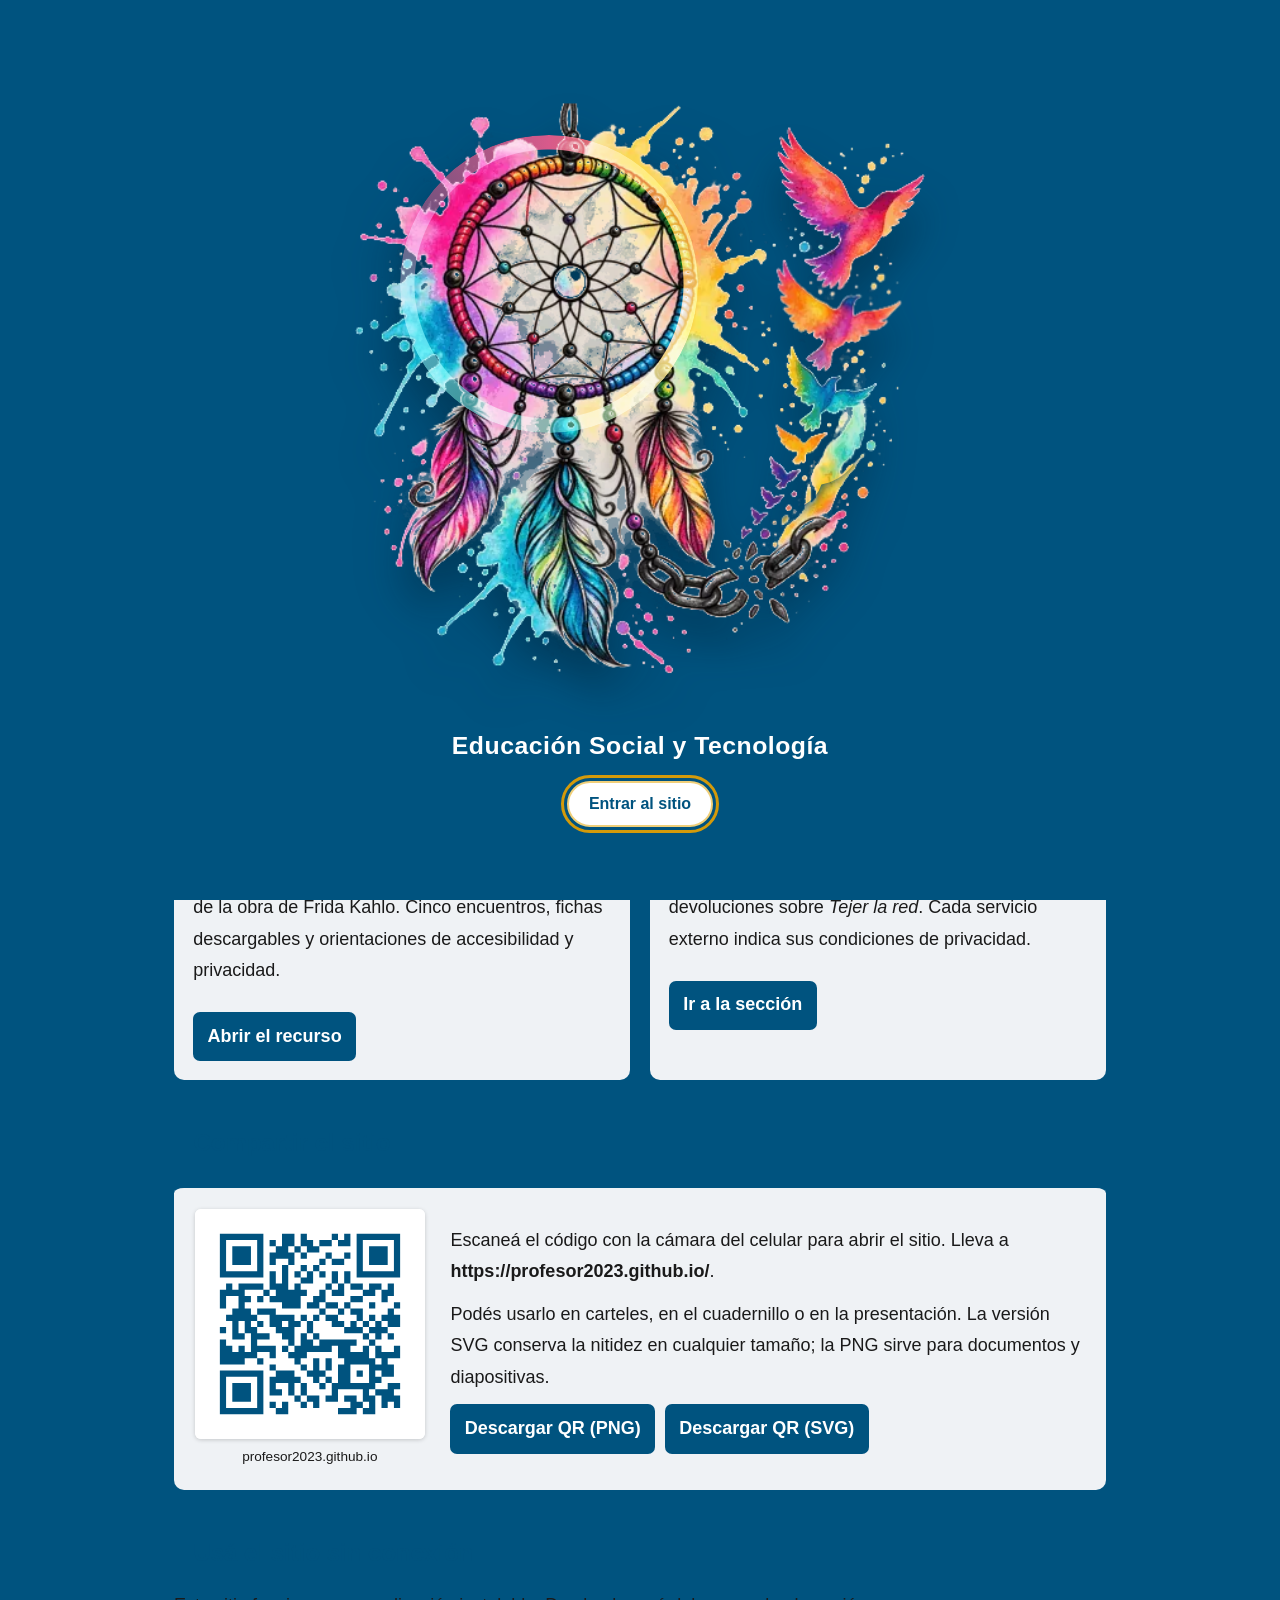
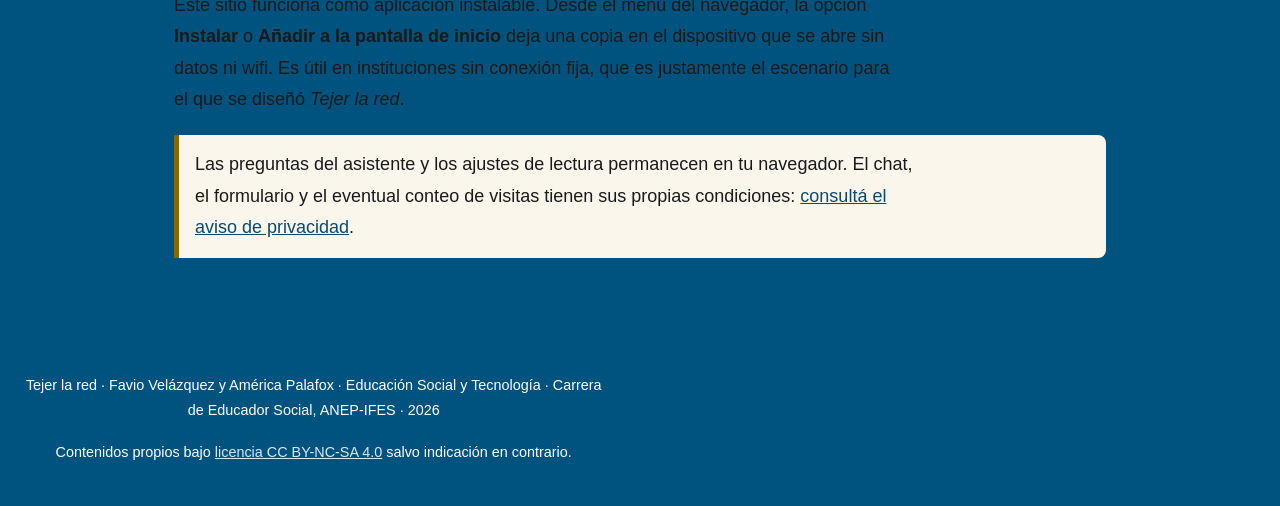
<file: index.html>
<!DOCTYPE html>
<html lang="es">
<head>
<meta charset="UTF-8">
<meta name="viewport" content="width=device-width, initial-scale=1.0">
<title>Educación Social y Tecnología · Tejer la red</title>
<meta name="description" content="Producción final de la unidad curricular Educación Social y Tecnología (ANEP-IFES, 2026): el recurso educativo abierto Tejer la red, de Favio Velázquez y América Palafox.">
<script>
(function(){try{if(!sessionStorage.getItem('portal:intro:v3'))document.documentElement.classList.add('intro-pending');}catch(e){document.documentElement.classList.add('intro-pending');}})();
</script>
<style>
/* Evita que las imágenes de apertura aparezcan sin estilo sobre fondo blanco. */
html.intro-pending,html.intro-pending body{margin:0;min-height:100%;background:#00537F}
html.intro-pending body{overflow:hidden}
html.intro-pending .site-intro{display:flex;position:fixed;inset:0;z-index:1000;background:#00537F;color:#fff;align-items:center;justify-content:center;flex-direction:column;padding:1rem;overflow:hidden;font-family:Arial,Helvetica,sans-serif;box-sizing:border-box}
html.intro-pending .intro-stage{position:relative;width:min(72vmin,650px);aspect-ratio:1}
html.intro-pending .intro-stage img{position:absolute;inset:0;width:100%;height:100%;object-fit:contain}
html.intro-pending .intro-bird-art{opacity:0}
html.intro-pending .intro-name{margin:.15rem 0 .85rem;color:#fff;font-weight:700;text-align:center}
html.intro-pending #intro-skip{min-height:46px;border:2px solid #F0CF79;border-radius:999px;background:#fff;color:#00537F;font:700 1rem Arial,Helvetica,sans-serif;padding:.65rem 1.25rem}
.intro-stage picture,.hero-mark picture{display:contents}
/* Código QR para compartir el sitio. */
.compartir{display:grid;grid-template-columns:minmax(0,230px) minmax(0,1fr);gap:1.6rem;align-items:center;background:var(--gc);border-radius:10px;padding:1.3rem;border-top:5px solid var(--azul);margin-top:1.2rem}
.compartir figure{margin:0}
.compartir figcaption{font-size:.85rem;text-align:center;margin-top:.4rem}
.qr-svg{display:block;width:100%;height:auto;max-width:230px;margin:0 auto;background:#fff;border-radius:6px;box-shadow:0 1px 4px rgba(0,0,0,.18)}
.compartir p{margin:0 0 .7rem}
.compartir .url{font-weight:700;overflow-wrap:anywhere}
.descargas{display:flex;flex-wrap:wrap;gap:.6rem;margin-top:.4rem}
.descargas a{display:inline-flex;align-items:center;min-height:44px;background:var(--azul);color:#fff;text-decoration:none;border-radius:7px;padding:.55rem .9rem;font-weight:700}
.descargas a:focus-visible{outline:3px solid var(--oro);outline-offset:2px}
@media (max-width:640px){.compartir{grid-template-columns:1fr;justify-items:center;text-align:center}.qr-svg{max-width:210px}.descargas{justify-content:center}}
@media print{nav,footer,.skip-link,.site-intro,.descargas{display:none!important}.compartir{box-shadow:none}}
</style>
<link rel="stylesheet" href="estilo.css?v=trama-abierta-1">
<link rel="canonical" href="https://profesor2023.github.io/">
<meta property="og:type" content="website">
<meta property="og:site_name" content="Tejer la red">
<meta property="og:locale" content="es_UY">
<meta property="og:title" content="Educación Social y Tecnología · Tejer la red">
<meta property="og:description" content="Producción final de Educación Social y Tecnología (ANEP-IFES, 2026): el recurso educativo abierto Tejer la red, de Favio Velázquez y América Palafox.">
<meta property="og:url" content="https://profesor2023.github.io/">
<meta property="og:image" content="https://profesor2023.github.io/compartir-tejer-la-red.jpg">
<meta property="og:image:width" content="1200">
<meta property="og:image:height" content="630">
<meta property="og:image:alt" content="Tejer la red: emblema de cuerdas tejidas sobre fondo azul, con el título del recurso.">
<meta name="twitter:card" content="summary_large_image">
<link rel="manifest" href="manifest.webmanifest?v=azul-1">
<meta name="theme-color" content="#00537F">
<link rel="icon" type="image/png" href="favicon-32.png" sizes="32x32">
<link rel="icon" type="image/png" href="favicon-64.png" sizes="64x64">
<link rel="shortcut icon" href="favicon.ico">
<link rel="apple-touch-icon" href="icono-192.png">
<link rel="preload" as="image" href="marca-intro-base.webp" type="image/webp">
<link rel="preload" as="image" href="marca-tejer-la-red.webp" type="image/webp">
<link rel="stylesheet" href="comunidad.css">
 <script src="configuracion-comunidad.js" defer></script><script src="estadisticas.js" defer></script>
</head>
<body>
<div class="site-intro" id="site-intro" role="dialog" aria-modal="true" aria-labelledby="intro-title">
 <h2 class="sr-only" id="intro-title">Educación Social y Tecnología</h2>
 <div class="intro-stage" aria-hidden="true">
  <picture><source srcset="marca-intro-base.webp" type="image/webp"><img class="intro-base" src="marca-intro-base.png" width="512" height="512" alt="" fetchpriority="high"></picture>
  <span class="intro-ring"></span>
  <picture><source srcset="marca-tejer-la-red.webp" type="image/webp"><img class="intro-bird-art b1" src="marca-tejer-la-red.png" width="512" height="512" alt=""></picture>
  <picture><source srcset="marca-tejer-la-red.webp" type="image/webp"><img class="intro-bird-art b2" src="marca-tejer-la-red.png" width="512" height="512" alt=""></picture>
  <picture><source srcset="marca-tejer-la-red.webp" type="image/webp"><img class="intro-bird-art b3" src="marca-tejer-la-red.png" width="512" height="512" alt=""></picture>
  <picture><source srcset="marca-tejer-la-red.webp" type="image/webp"><img class="intro-bird-art b4" src="marca-tejer-la-red.png" width="512" height="512" alt=""></picture>
  <picture><source srcset="marca-tejer-la-red.webp" type="image/webp"><img class="intro-bird-art b5" src="marca-tejer-la-red.png" width="512" height="512" alt=""></picture>
  <picture><source srcset="marca-tejer-la-red.webp" type="image/webp"><img class="intro-bird-art b6" src="marca-tejer-la-red.png" width="512" height="512" alt=""></picture>
 </div>
 <p class="intro-name">Educación Social y Tecnología</p>
 <button type="button" id="intro-skip">Entrar al sitio</button>
</div>
<a class="skip-link" href="#contenido">Saltar al contenido</a>
<nav aria-label="Secciones del sitio">
 <a class="brand" href="./">Educación Social y Tecnología · ANEP-IFES</a>
 <a href="" aria-current="page">Inicio</a><a href="tejer-la-red/">Tejer la red</a><a href="comunicacion/">Dialogar y contactar</a><a href="#compartir">Compartir</a>
</nav>
<header class="hero">
 <div class="hero-inner">
  <div class="hero-copy">
   <h1>Educación Social y Tecnología</h1>
   <p>Producción final de la unidad curricular Educación Social y Tecnología, carrera de Educador Social, ANEP-IFES (2026). Reúne el recurso educativo abierto <em>Tejer la red</em>, de Favio Velázquez y América Palafox, y su canal de diálogo.</p>
  </div>
  <div class="hero-mark" aria-hidden="true">
   <picture><source srcset="marca-tejer-la-red.webp" type="image/webp"><img class="hero-emblem" src="marca-tejer-la-red.png" width="512" height="512" alt="" decoding="async"></picture>
  </div>
 </div>
</header>
<main id="contenido">
<section>
 <h2>Qué hay en este sitio</h2>
 <p>El sitio está dedicado a la entrega de la unidad curricular. Sus materiales son de acceso libre: otras educadoras y educadores pueden adaptarlos a su propio dispositivo institucional, con atribución y sin uso comercial.</p>
 <div class="cards">
  <article class="card">
   <span class="estado">Publicado · versión 2.0</span>
   <h3>Tejer la red</h3>
   <p>Recurso educativo abierto para la inclusión digital de personas mayores institucionalizadas a través de la obra de Frida Kahlo. Cinco encuentros, fichas descargables y orientaciones de accesibilidad y privacidad.</p>
   <a class="ir" href="tejer-la-red/">Abrir el recurso</a>
  </article>
  <article class="card verde">
   <span class="estado">Canal del recurso</span>
   <h3>Dialogar y contactar</h3>
   <p>Sala pública de conversación y formulario de consulta para proponer adaptaciones y devoluciones sobre <em>Tejer la red</em>. Cada servicio externo indica sus condiciones de privacidad.</p>
   <a class="ir" href="comunicacion/">Ir a la sección</a>
  </article>
 </div>
</section>
<section id="compartir">
 <h2>Compartir el sitio</h2>
 <div class="compartir">
  <figure>
   <svg xmlns="http://www.w3.org/2000/svg" viewBox="0 0 37 37" class="qr-svg" role="img" aria-labelledby="qr-titulo"><title id="qr-titulo">Código QR que abre https://profesor2023.github.io/</title><path fill="#fff" d="M0 0h37v37h-37z"/><path stroke="#00537f" d="M4 4.5h7m3 0h2m1 0h1m4 0h1m1 0h1m1 0h7m-29 1h1m5 0h1m1 0h1m1 0h2m1 0h2m1 0h2m1 0h2m1 0h1m5 0h1m-29 1h1m1 0h3m1 0h1m2 0h2m1 0h1m1 0h2m6 0h1m1 0h3m1 0h1m-29 1h1m1 0h3m1 0h1m1 0h4m1 0h1m3 0h1m2 0h1m1 0h1m1 0h3m1 0h1m-29 1h1m1 0h3m1 0h1m1 0h1m2 0h1m4 0h1m1 0h2m2 0h1m1 0h3m1 0h1m-29 1h1m5 0h1m3 0h1m2 0h1m1 0h1m6 0h1m5 0h1m-29 1h7m1 0h1m1 0h1m1 0h1m1 0h1m1 0h1m1 0h1m1 0h1m1 0h7m-21 1h1m1 0h1m2 0h2m3 0h1m1 0h1m-20 1h1m1 0h4m1 0h3m1 0h1m4 0h1m1 0h1m1 0h2m1 0h2m1 0h1m-28 1h4m3 0h1m1 0h5m2 0h1m1 0h2m3 0h2m1 0h2m-28 1h1m2 0h2m1 0h1m1 0h5m2 0h2m4 0h2m3 0h1m-27 1h1m2 0h1m6 0h3m1 0h2m1 0h2m1 0h1m3 0h1m3 0h1m-27 1h3m1 0h3m7 0h1m2 0h1m1 0h2m4 0h1m-27 1h5m2 0h4m1 0h1m1 0h1m1 0h2m3 0h1m1 0h1m1 0h3m-27 1h1m1 0h1m1 0h1m1 0h2m1 0h2m1 0h1m3 0h2m1 0h1m1 0h1m1 0h1m1 0h2m-29 1h1m1 0h1m1 0h2m3 0h3m2 0h1m5 0h3m1 0h3m-25 1h2m1 0h3m2 0h2m1 0h1m1 0h1m7 0h1m1 0h1m1 0h1m-28 1h1m4 0h1m5 0h1m1 0h2m1 0h6m2 0h1m-25 1h2m1 0h1m1 0h4m1 0h1m1 0h6m1 0h2m2 0h1m1 0h1m2 0h1m-29 1h6m2 0h1m2 0h3m5 0h5m1 0h4m-29 1h4m2 0h1m5 0h1m2 0h1m1 0h1m2 0h5m1 0h1m-19 1h1m4 0h1m1 0h1m1 0h1m1 0h2m3 0h4m-28 1h7m2 0h3m2 0h3m2 0h2m1 0h1m1 0h1m1 0h2m-28 1h1m5 0h1m1 0h5m2 0h1m1 0h1m1 0h2m3 0h2m-26 1h1m1 0h3m1 0h1m1 0h1m2 0h1m1 0h1m2 0h1m1 0h7m2 0h2m-29 1h1m1 0h3m1 0h1m1 0h2m1 0h1m1 0h1m4 0h1m4 0h1m1 0h3m-28 1h1m1 0h3m1 0h1m5 0h1m1 0h2m1 0h2m1 0h2m1 0h2m1 0h3m-29 1h1m5 0h1m1 0h1m1 0h1m2 0h1m1 0h1m5 0h2m1 0h1m1 0h1m1 0h1m-29 1h7m2 0h2m8 0h3m1 0h2"/></svg>
   <figcaption>profesor2023.github.io</figcaption>
  </figure>
  <div>
   <p>Escaneá el código con la cámara del celular para abrir el sitio. Lleva a <span class="url">https://profesor2023.github.io/</span>.</p>
   <p>Podés usarlo en carteles, en el cuadernillo o en la presentación. La versión SVG conserva la nitidez en cualquier tamaño; la PNG sirve para documentos y diapositivas.</p>
   <div class="descargas">
    <a href="qr-tejer-la-red.png" download="QR_Educacion_Social_y_Tecnologia.png">Descargar QR (PNG)</a>
    <a href="qr-tejer-la-red.svg" download="QR_Educacion_Social_y_Tecnologia.svg">Descargar QR (SVG)</a>
   </div>
  </div>
 </div>
</section>
<section>
 <h2>Usá el sitio sin conexión</h2>
 <p>Este sitio funciona como aplicación instalable. Desde el menú del navegador, la opción <strong>Instalar</strong> o <strong>Añadir a la pantalla de inicio</strong> deja una copia en el dispositivo que se abre sin datos ni wifi. Es útil en instituciones sin conexión fija, que es justamente el escenario para el que se diseñó <em>Tejer la red</em>.</p>
 <div class="aviso"><p>Las preguntas del asistente y los ajustes de lectura permanecen en tu navegador. El chat, el formulario y el eventual conteo de visitas tienen sus propias condiciones: <a href="comunicacion/#privacidad">consultá el aviso de privacidad</a>.</p></div>
</section>
</main>
<footer>
 <p>Tejer la red · Favio Velázquez y América Palafox · Educación Social y Tecnología · Carrera de Educador Social, ANEP-IFES · 2026</p>
 <p>Contenidos propios bajo <a href="https://creativecommons.org/licenses/by-nc-sa/4.0/deed.es" target="_blank" rel="noopener noreferrer">licencia CC BY-NC-SA 4.0</a> salvo indicación en contrario.</p>
<div class="stats-panel" data-stats hidden><p data-stats-status role="status">Conteo de visitas: no activo.</p><p>El conteo opcional usa GoatCounter. <a href="comunicacion/#privacidad">Cómo se tratan los datos</a>.</p><div class="community-actions"><button class="community-button" type="button" data-stats-allow hidden>Permitir el conteo de mi visita</button><button class="community-button" type="button" data-stats-revoke hidden>Retirar permiso de conteo</button></div></div>
</footer>
<script>
if('serviceWorker' in navigator){window.addEventListener('load',function(){navigator.serviceWorker.register('./sw.js?v=espera-boton-1',{scope:'./',updateViaCache:'none'}).then(function(registro){registro.update();}).catch(function(){});});}
</script>
<script>
(function(){
 var root=document.documentElement;
 var intro=document.getElementById('site-intro');
 if(!root.classList.contains('intro-pending'))return;
 var boton=document.getElementById('intro-skip');
 var fondo=Array.prototype.slice.call(document.body.children).filter(function(el){return el!==intro&&el.tagName!=='SCRIPT';});
 var terminado=false;
 root.classList.add('intro-active');
 fondo.forEach(function(el){el.inert=true;});
 boton.addEventListener('click',function(){
  if(terminado)return;
  terminado=true;
  intro.classList.add('is-leaving');
  try{sessionStorage.setItem('portal:intro:v3','vista');}catch(e){}
  window.setTimeout(function(){
   root.classList.remove('intro-pending','intro-active');
   intro.setAttribute('aria-hidden','true');
   fondo.forEach(function(el){el.inert=false;});
   var destino=document.getElementById('contenido');
   destino.setAttribute('tabindex','-1');destino.focus({preventScroll:true});
  },760);
 });
 window.requestAnimationFrame(function(){boton.focus({preventScroll:true});});
})();
</script>
</body>
</html>
</file>
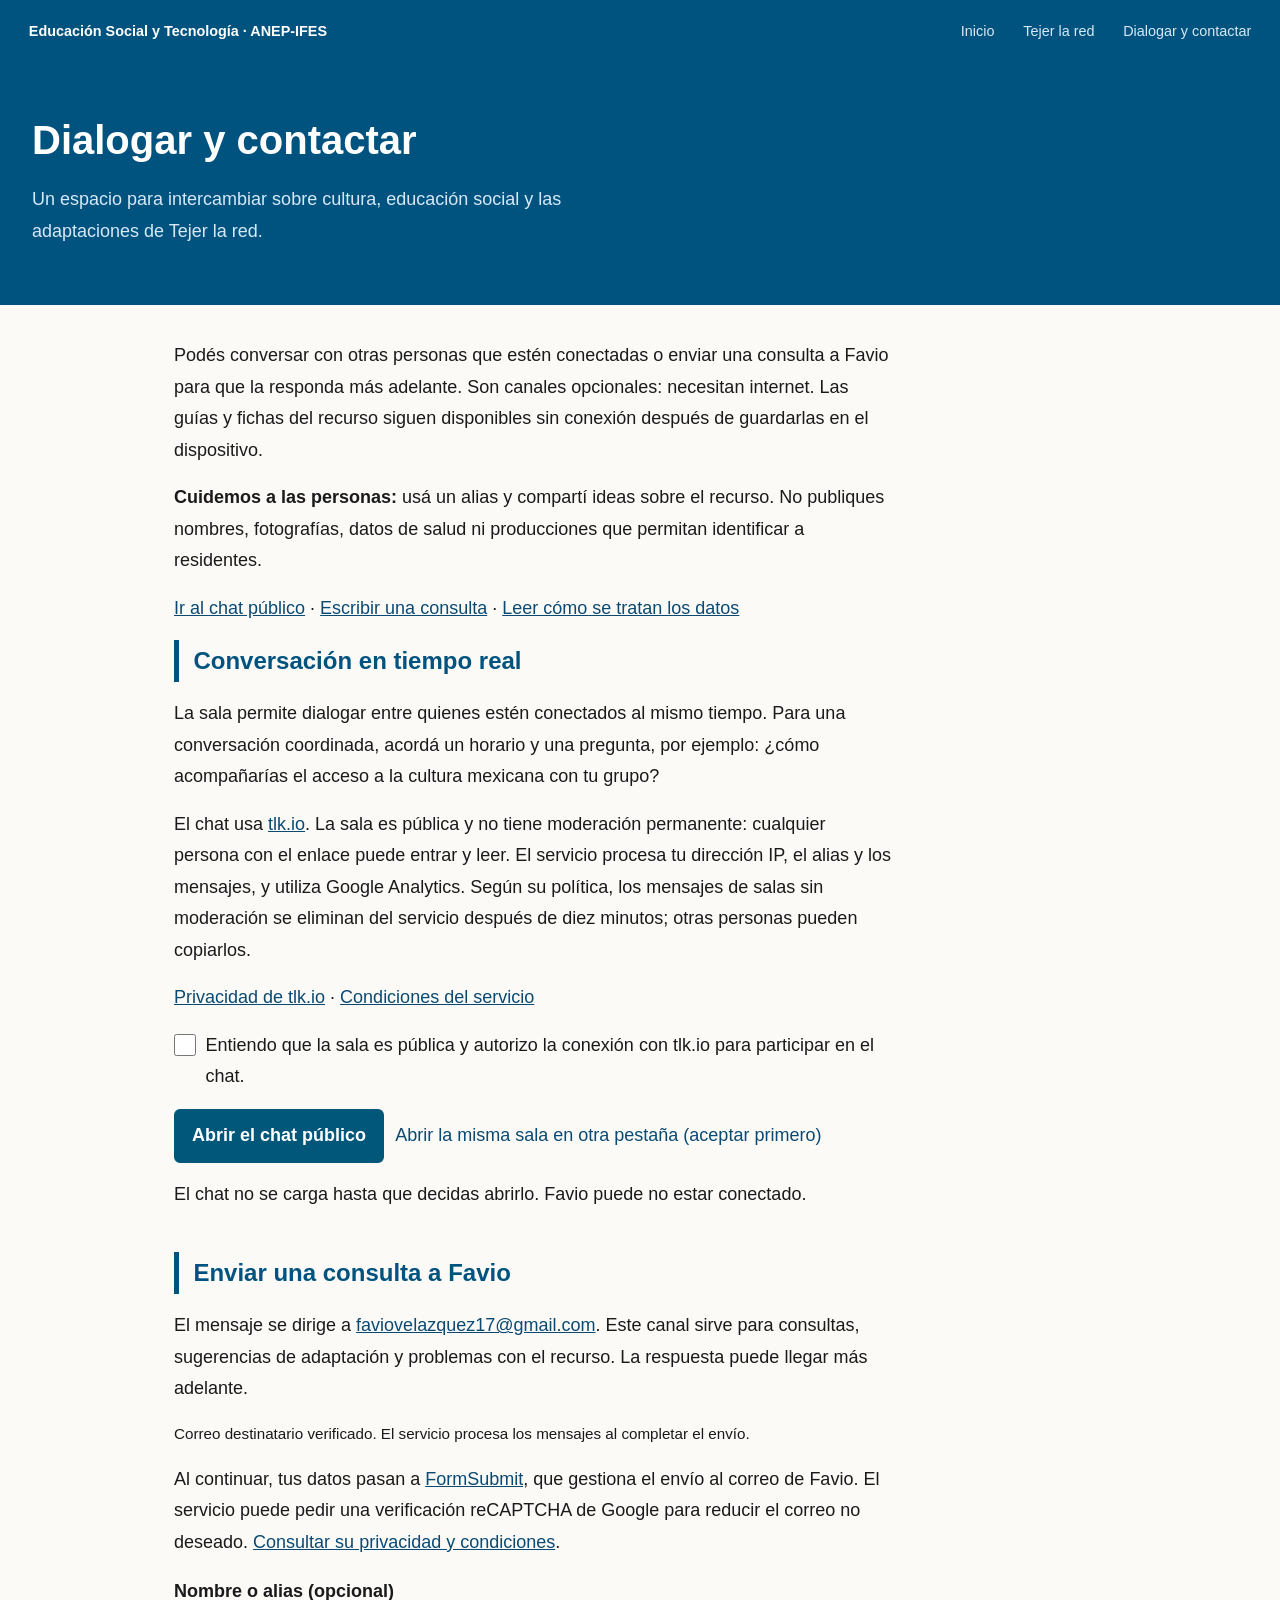
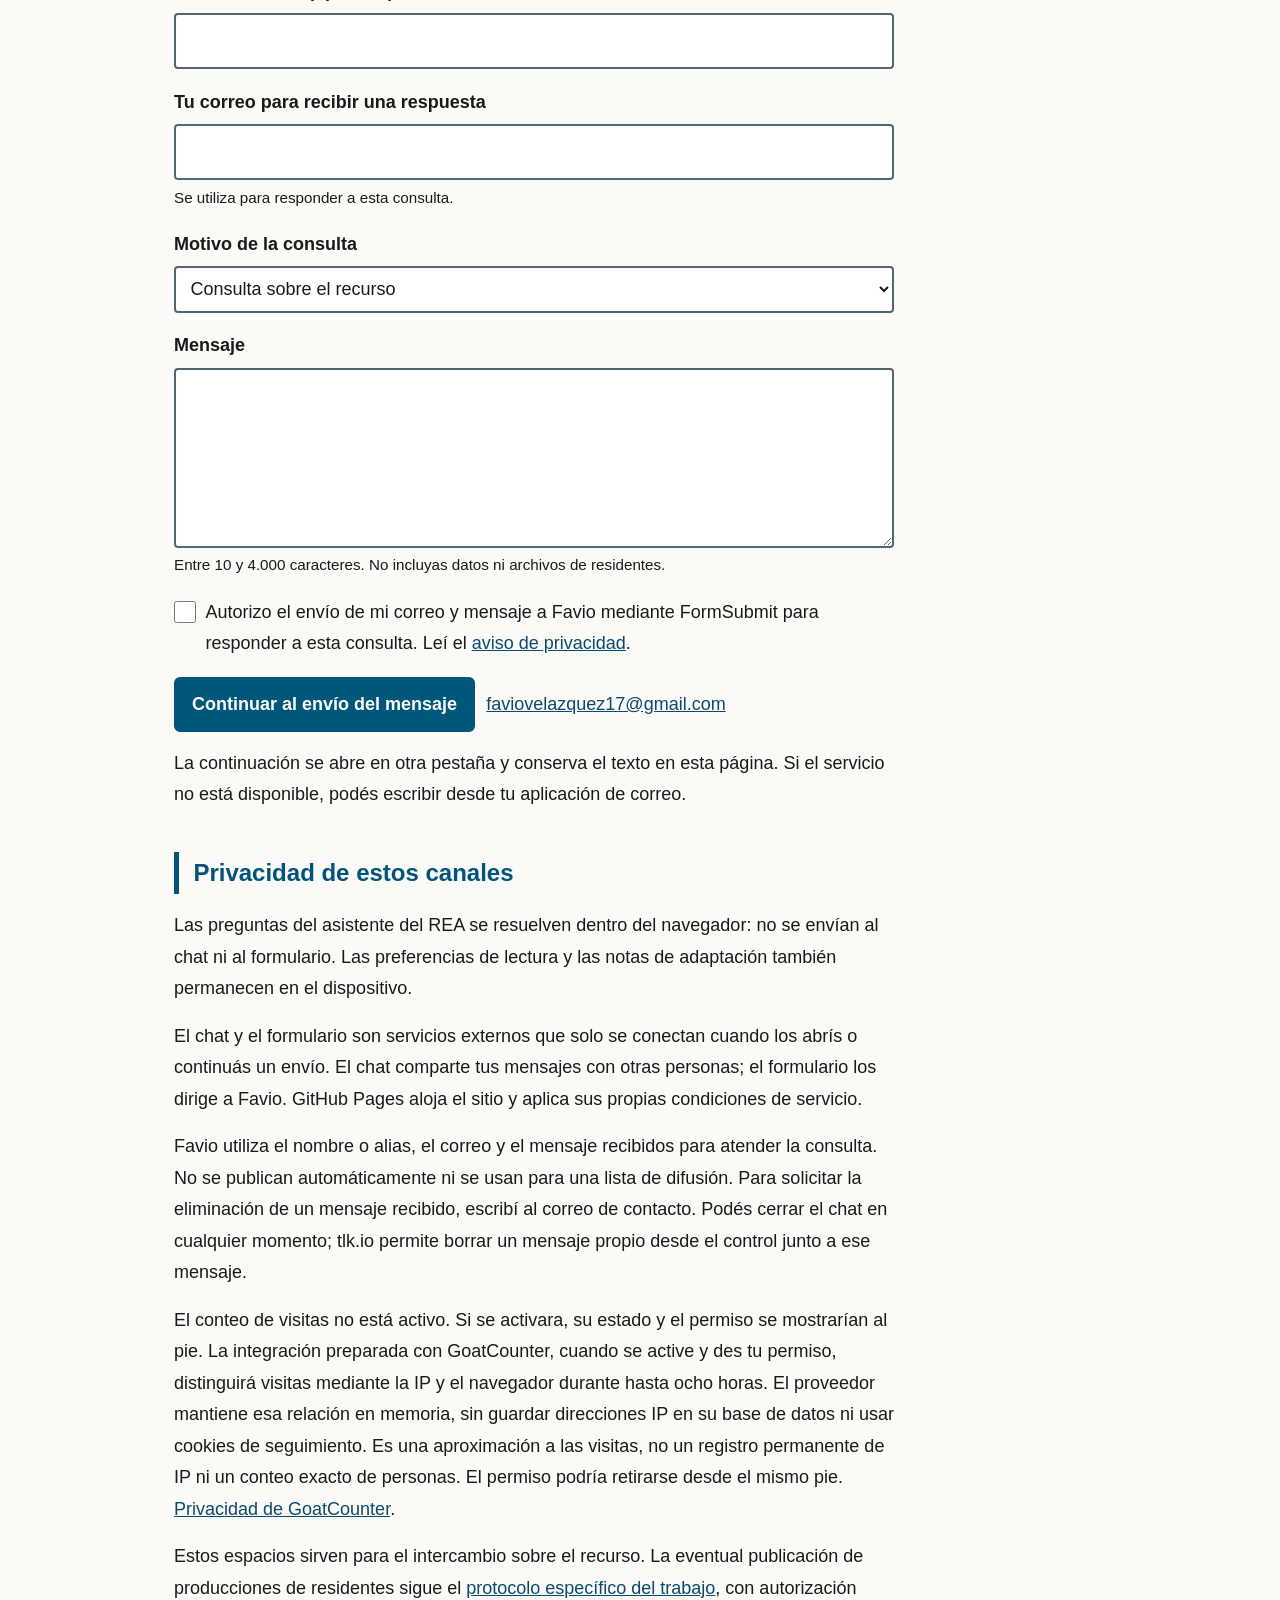
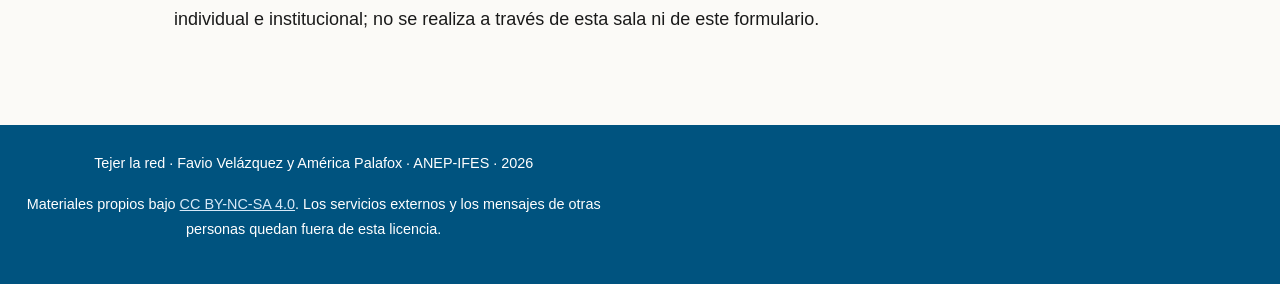
<file: comunicacion/index.html>
<!DOCTYPE html>
<html lang="es-UY">
<head>
 <meta charset="utf-8"><meta name="viewport" content="width=device-width,initial-scale=1">
 <meta name="referrer" content="strict-origin-when-cross-origin">
 <title>Dialogar y contactar · Tejer la red</title>
 <meta name="description" content="Espacio opcional para conversar en tiempo real sobre Tejer la red y enviar consultas a Favio Velázquez.">
 <meta name="theme-color" content="#00577A">
 <link rel="canonical" href="https://profesor2023.github.io/comunicacion/">
 <meta property="og:type" content="website">
 <meta property="og:site_name" content="Tejer la red">
 <meta property="og:locale" content="es_UY">
 <meta property="og:title" content="Dialogar y contactar · Tejer la red">
 <meta property="og:description" content="Sala pública y formulario de consulta para proponer adaptaciones y devoluciones sobre el recurso educativo abierto Tejer la red.">
 <meta property="og:url" content="https://profesor2023.github.io/comunicacion/">
 <meta property="og:image" content="https://profesor2023.github.io/compartir-tejer-la-red.jpg">
 <meta property="og:image:width" content="1200">
 <meta property="og:image:height" content="630">
 <meta property="og:image:alt" content="Tejer la red: emblema de cuerdas tejidas sobre fondo azul, con el título del recurso.">
 <meta name="twitter:card" content="summary_large_image">
 <link rel="stylesheet" href="../estilo.css?v=trama-abierta-1"><link rel="stylesheet" href="../comunidad.css">
 <link rel="icon" href="../favicon.ico"><link rel="manifest" href="../manifest.webmanifest?v=azul-1">
 <script src="../configuracion-comunidad.js" defer></script><script src="comunicacion.js" defer></script><script src="../estadisticas.js" defer></script>
</head>
<body>
 <a class="skip-link" href="#contenido">Saltar al contenido</a>
 <nav aria-label="Secciones del sitio">
  <a class="brand" href="../">Educación Social y Tecnología · ANEP-IFES</a>
  <a href="../">Inicio</a><a href="../tejer-la-red/">Tejer la red</a><a href="./" aria-current="page">Dialogar y contactar</a>
 </nav>
 <header class="hero"><h1>Dialogar y contactar</h1><p>Un espacio para intercambiar sobre cultura, educación social y las adaptaciones de Tejer la red.</p></header>
 <main id="contenido">
  <p>Podés conversar con otras personas que estén conectadas o enviar una consulta a Favio para que la responda más adelante. Son canales opcionales: necesitan internet. Las guías y fichas del recurso siguen disponibles sin conexión después de guardarlas en el dispositivo.</p>
  <p><strong>Cuidemos a las personas:</strong> usá un alias y compartí ideas sobre el recurso. No publiques nombres, fotografías, datos de salud ni producciones que permitan identificar a residentes.</p>
  <p><a href="#dialogo">Ir al chat público</a> · <a href="#mensaje">Escribir una consulta</a> · <a href="#privacidad">Leer cómo se tratan los datos</a></p>
  <section id="dialogo">
   <h2>Conversación en tiempo real</h2>
   <p>La sala permite dialogar entre quienes estén conectados al mismo tiempo. Para una conversación coordinada, acordá un horario y una pregunta, por ejemplo: ¿cómo acompañarías el acceso a la cultura mexicana con tu grupo?</p>
   <p>El chat usa <a href="https://tlk.io/" target="_blank" rel="noopener noreferrer">tlk.io</a>. La sala es pública y no tiene moderación permanente: cualquier persona con el enlace puede entrar y leer. El servicio procesa tu dirección IP, el alias y los mensajes, y utiliza Google Analytics. Según su política, los mensajes de salas sin moderación se eliminan del servicio después de diez minutos; otras personas pueden copiarlos.</p>
   <p><a href="https://tlk.io/privacy" target="_blank" rel="noopener noreferrer">Privacidad de tlk.io</a> · <a href="https://tlk.io/#embed" target="_blank" rel="noopener noreferrer">Condiciones del servicio</a></p>
   <div class="community-form">
    <label class="consent" for="chat-consent"><input id="chat-consent" type="checkbox" required>Entiendo que la sala es pública y autorizo la conexión con tlk.io para participar en el chat.</label>
   </div>
   <div class="community-actions">
    <button id="open-live-chat" class="community-button" type="button" disabled>Abrir el chat público</button>
    <button id="close-live-chat" class="community-button secondary" type="button" hidden>Salir del chat</button>
    <a id="chat-external-link" aria-disabled="true" tabindex="-1" target="_blank" rel="noopener noreferrer">Abrir la misma sala en otra pestaña (aceptar primero)</a>
   </div>
   <p id="live-chat-status" class="community-status" role="status">El chat no se carga hasta que decidas abrirlo. Favio puede no estar conectado.</p>
   <div id="live-chat" hidden></div>
   <noscript><p>Para acceder al chat tenés que habilitar JavaScript y aceptar el aviso de privacidad. Las actividades y fichas educativas siguen disponibles sin chat.</p></noscript>
  </section>
  <section id="mensaje">
   <h2>Enviar una consulta a Favio</h2>
   <p>El mensaje se dirige a <a data-contact-email href="mailto:faviovelazquez17@gmail.com">faviovelazquez17@gmail.com</a>. Este canal sirve para consultas, sugerencias de adaptación y problemas con el recurso. La respuesta puede llegar más adelante.</p>
   <p id="contact-activation" class="community-help">Correo destinatario verificado. El servicio procesa los mensajes al completar el envío.</p>
   <p>Al continuar, tus datos pasan a <a href="https://formsubmit.co/" target="_blank" rel="noopener noreferrer">FormSubmit</a>, que gestiona el envío al correo de Favio. El servicio puede pedir una verificación reCAPTCHA de Google para reducir el correo no deseado. <a href="https://formsubmit.co/privacy.pdf" target="_blank" rel="noopener noreferrer">Consultar su privacidad y condiciones</a>.</p>
   <form id="contact-form" class="community-form" action="https://formsubmit.co/faviovelazquez17@gmail.com" method="post" target="_blank" rel="noopener">
    <input type="hidden" name="_subject" value="Tejer la red · Consulta desde el sitio">
    <input type="hidden" name="_next" value="https://profesor2023.github.io/comunicacion/gracias.html">
    <input type="hidden" name="_template" value="table">
    <div hidden aria-hidden="true"><label for="contact-honey">Dejar vacío</label><input id="contact-honey" name="_honey" type="text" tabindex="-1" autocomplete="off"></div>
    <div class="field"><label for="contact-name">Nombre o alias (opcional)</label><input id="contact-name" name="Nombre o alias" type="text" maxlength="80" autocomplete="nickname"></div>
    <div class="field"><label for="contact-email">Tu correo para recibir una respuesta</label><input id="contact-email" name="email" type="email" required maxlength="254" autocomplete="email" inputmode="email" aria-describedby="contact-email-help"><p class="community-help" id="contact-email-help">Se utiliza para responder a esta consulta.</p></div>
    <div class="field"><label for="contact-topic">Motivo de la consulta</label><select id="contact-topic" name="Motivo"><option>Consulta sobre el recurso</option><option>Propuesta de adaptación</option><option>Problema de funcionamiento</option><option>Otro aporte sobre el trabajo</option></select></div>
    <div class="field"><label for="contact-message">Mensaje</label><textarea id="contact-message" name="Mensaje" required minlength="10" maxlength="4000" aria-describedby="contact-message-help"></textarea><p class="community-help" id="contact-message-help">Entre 10 y 4.000 caracteres. No incluyas datos ni archivos de residentes.</p></div>
    <div class="field"><label class="consent" for="contact-consent"><input id="contact-consent" name="Consentimiento" type="checkbox" required value="Autorizo el tratamiento de estos datos para responder a mi consulta"><span>Autorizo el envío de mi correo y mensaje a Favio mediante FormSubmit para responder a esta consulta. Leí el <a href="#privacidad">aviso de privacidad</a>.</span></label></div>
    <div class="community-actions"><button class="community-button" type="submit">Continuar al envío del mensaje</button><a data-contact-email href="mailto:faviovelazquez17@gmail.com">faviovelazquez17@gmail.com</a></div>
   </form>
   <p id="contact-status" class="community-status" role="status">La continuación se abre en otra pestaña y conserva el texto en esta página. Si el servicio no está disponible, podés escribir desde tu aplicación de correo.</p>
  </section>
  <section id="privacidad">
   <h2>Privacidad de estos canales</h2>
   <p>Las preguntas del asistente del REA se resuelven dentro del navegador: no se envían al chat ni al formulario. Las preferencias de lectura y las notas de adaptación también permanecen en el dispositivo.</p>
   <p>El chat y el formulario son servicios externos que solo se conectan cuando los abrís o continuás un envío. El chat comparte tus mensajes con otras personas; el formulario los dirige a Favio. GitHub Pages aloja el sitio y aplica sus propias condiciones de servicio.</p>
   <p>Favio utiliza el nombre o alias, el correo y el mensaje recibidos para atender la consulta. No se publican automáticamente ni se usan para una lista de difusión. Para solicitar la eliminación de un mensaje recibido, escribí al correo de contacto. Podés cerrar el chat en cualquier momento; tlk.io permite borrar un mensaje propio desde el control junto a ese mensaje.</p>
   <p>El conteo de visitas no está activo. Si se activara, su estado y el permiso se mostrarían al pie. La integración preparada con GoatCounter, cuando se active y des tu permiso, distinguirá visitas mediante la IP y el navegador durante hasta ocho horas. El proveedor mantiene esa relación en memoria, sin guardar direcciones IP en su base de datos ni usar cookies de seguimiento. Es una aproximación a las visitas, no un registro permanente de IP ni un conteo exacto de personas. El permiso podría retirarse desde el mismo pie. <a href="https://www.goatcounter.com/help/privacy" target="_blank" rel="noopener noreferrer">Privacidad de GoatCounter</a>.</p>
   <p>Estos espacios sirven para el intercambio sobre el recurso. La eventual publicación de producciones de residentes sigue el <a href="../tejer-la-red/#privacidad">protocolo específico del trabajo</a>, con autorización individual e institucional; no se realiza a través de esta sala ni de este formulario.</p>
  </section>
 </main>
 <footer>
  <p>Tejer la red · Favio Velázquez y América Palafox · ANEP-IFES · 2026</p>
  <p>Materiales propios bajo <a href="https://creativecommons.org/licenses/by-nc-sa/4.0/deed.es" target="_blank" rel="noopener noreferrer">CC BY-NC-SA 4.0</a>. Los servicios externos y los mensajes de otras personas quedan fuera de esta licencia.</p>
  <div class="stats-panel" data-stats hidden><p data-stats-status role="status">Conteo de visitas: no activo.</p><p>El conteo opcional usa GoatCounter. <a href="#privacidad">Cómo se tratan los datos</a>.</p><div class="community-actions"><button class="community-button" type="button" data-stats-allow hidden>Permitir el conteo de mi visita</button><button class="community-button" type="button" data-stats-revoke hidden>Retirar permiso de conteo</button></div></div>
 </footer>
 <script>if('serviceWorker' in navigator){window.addEventListener('load',function(){navigator.serviceWorker.register('../sw.js').catch(function(){});});}</script>
</body>
</html>
</file>
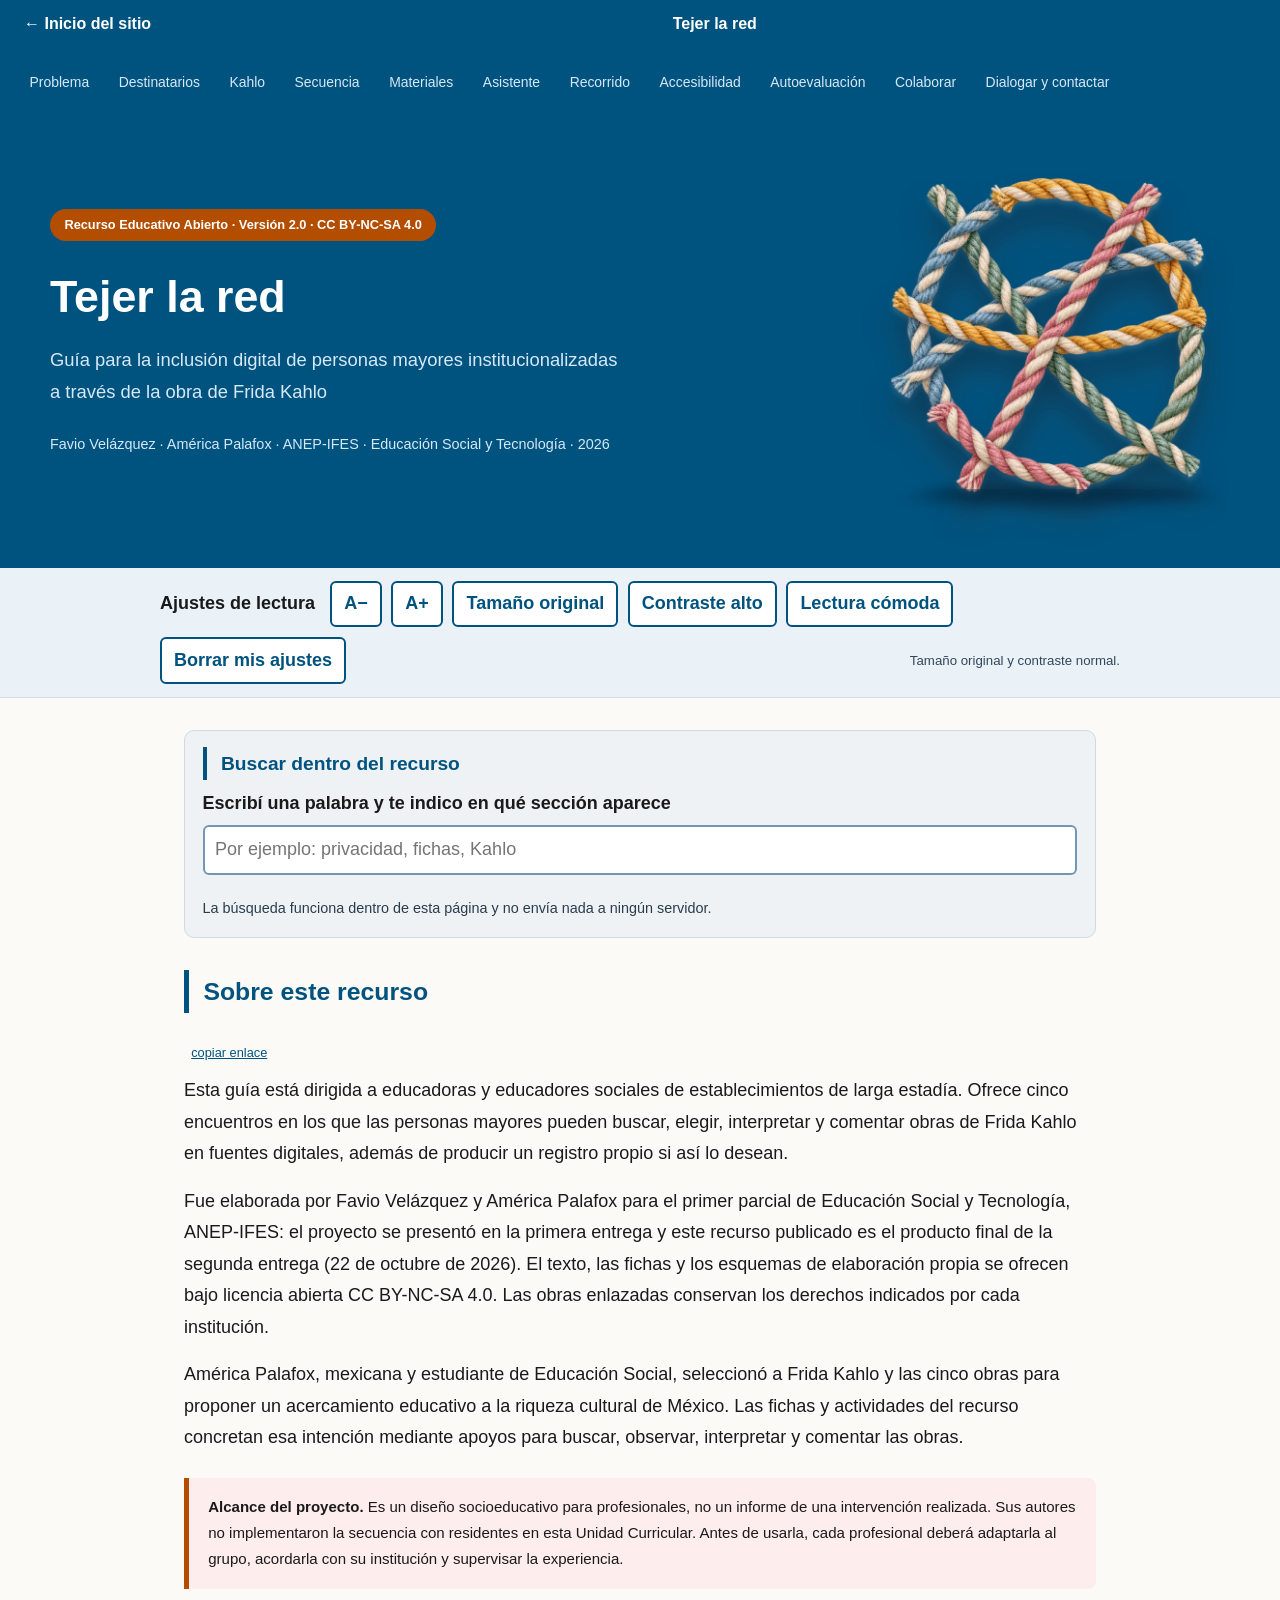
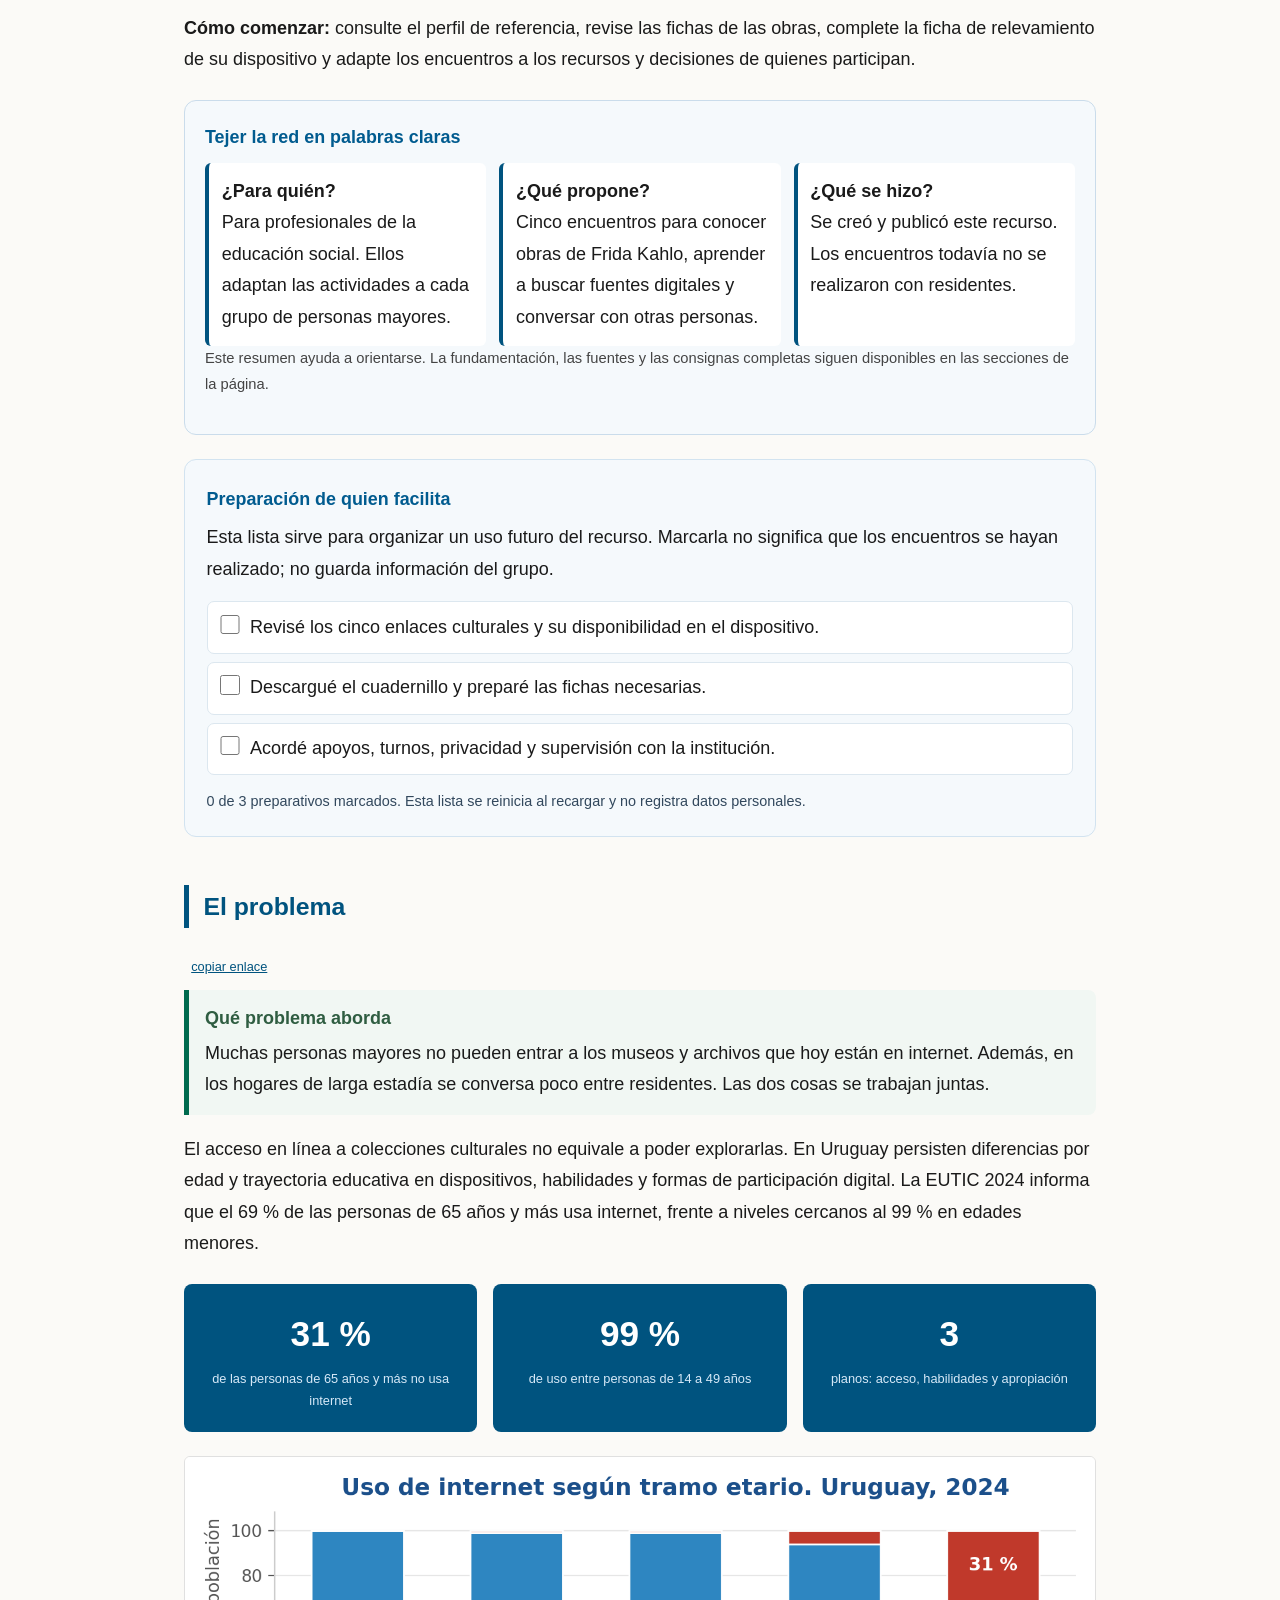
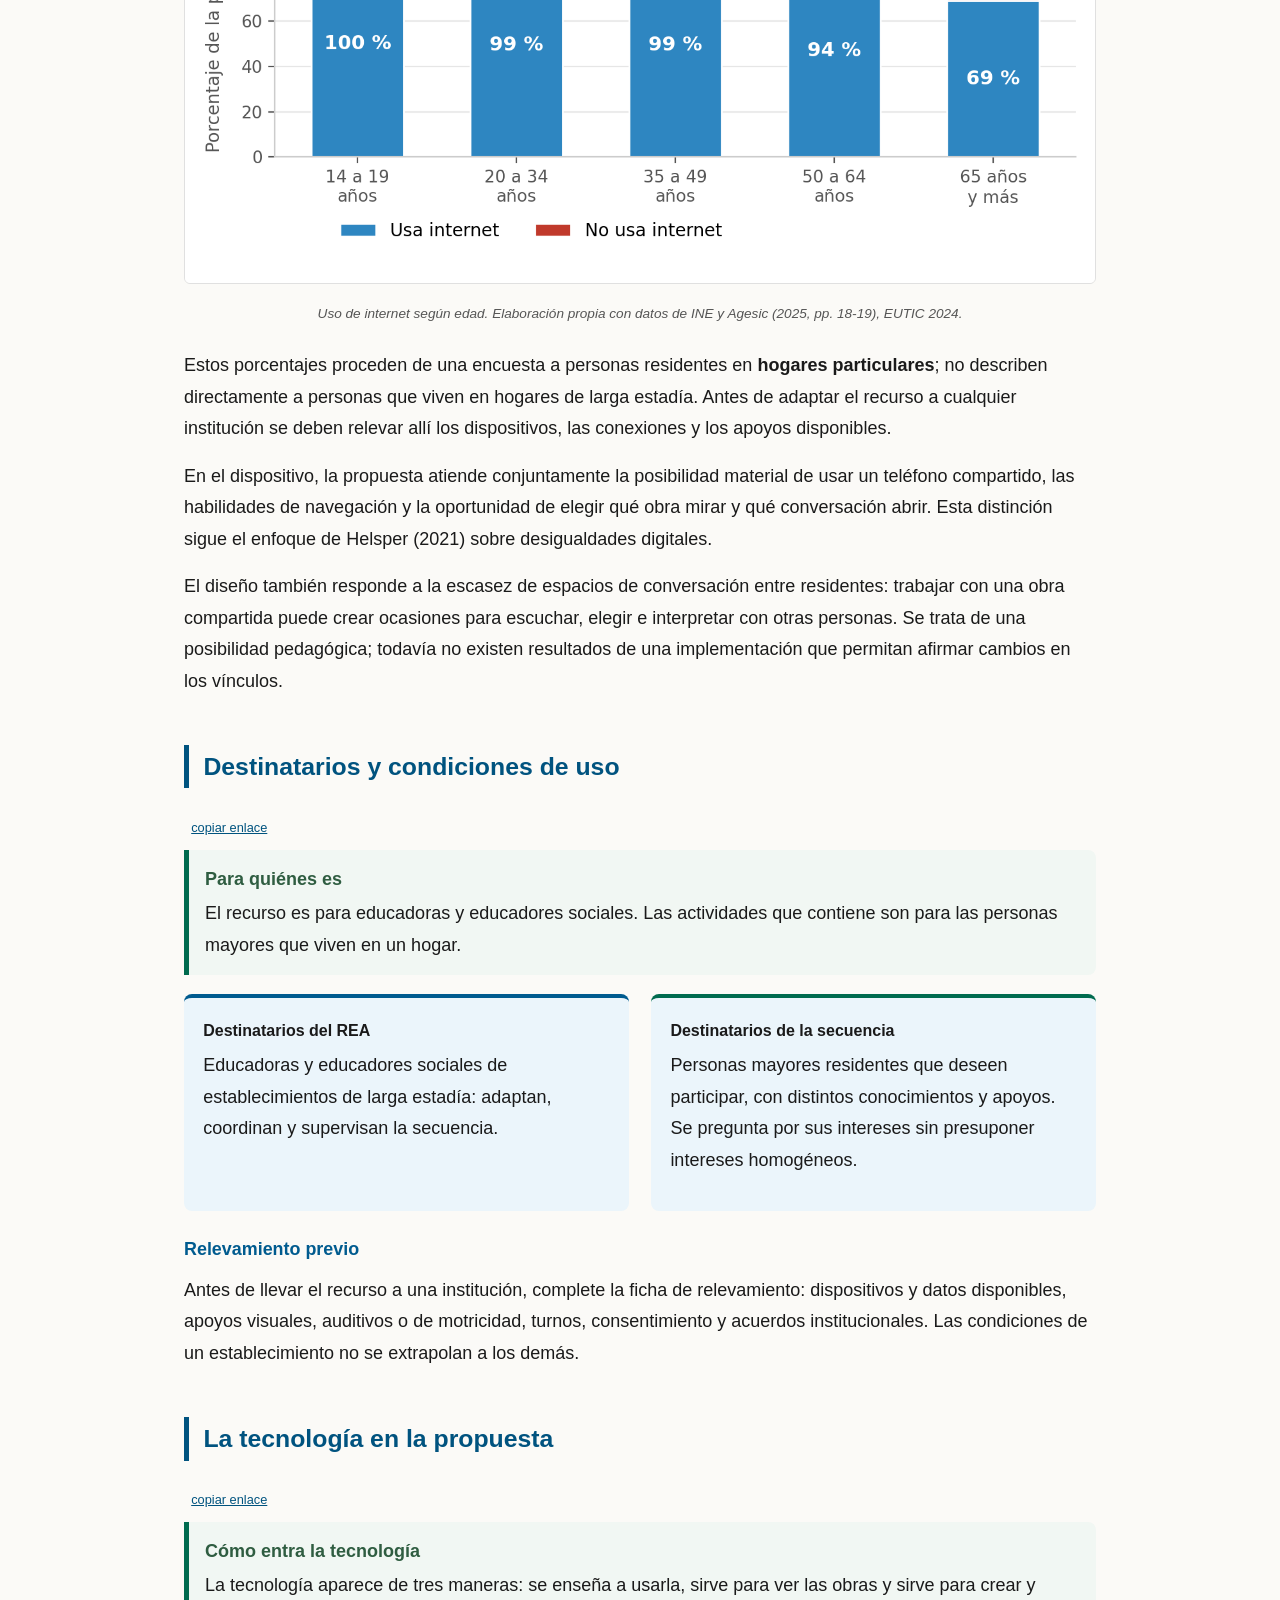
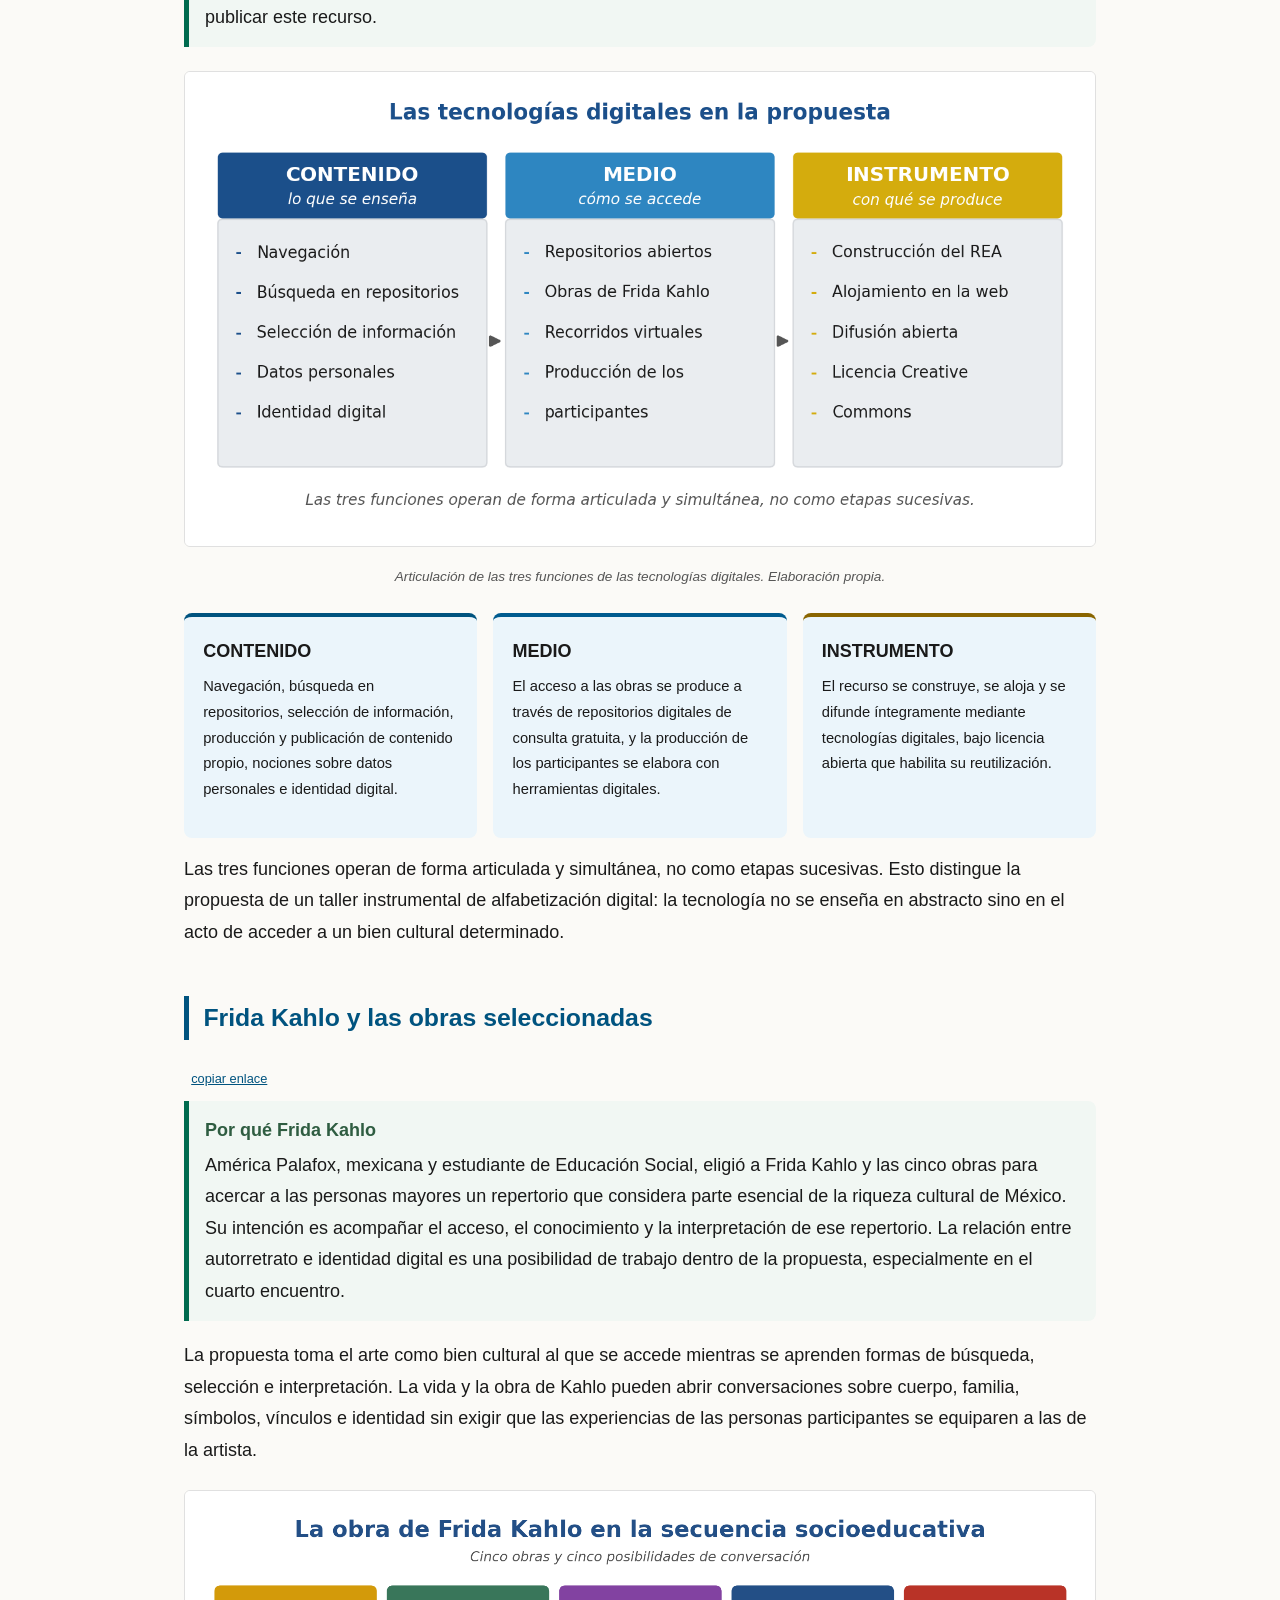
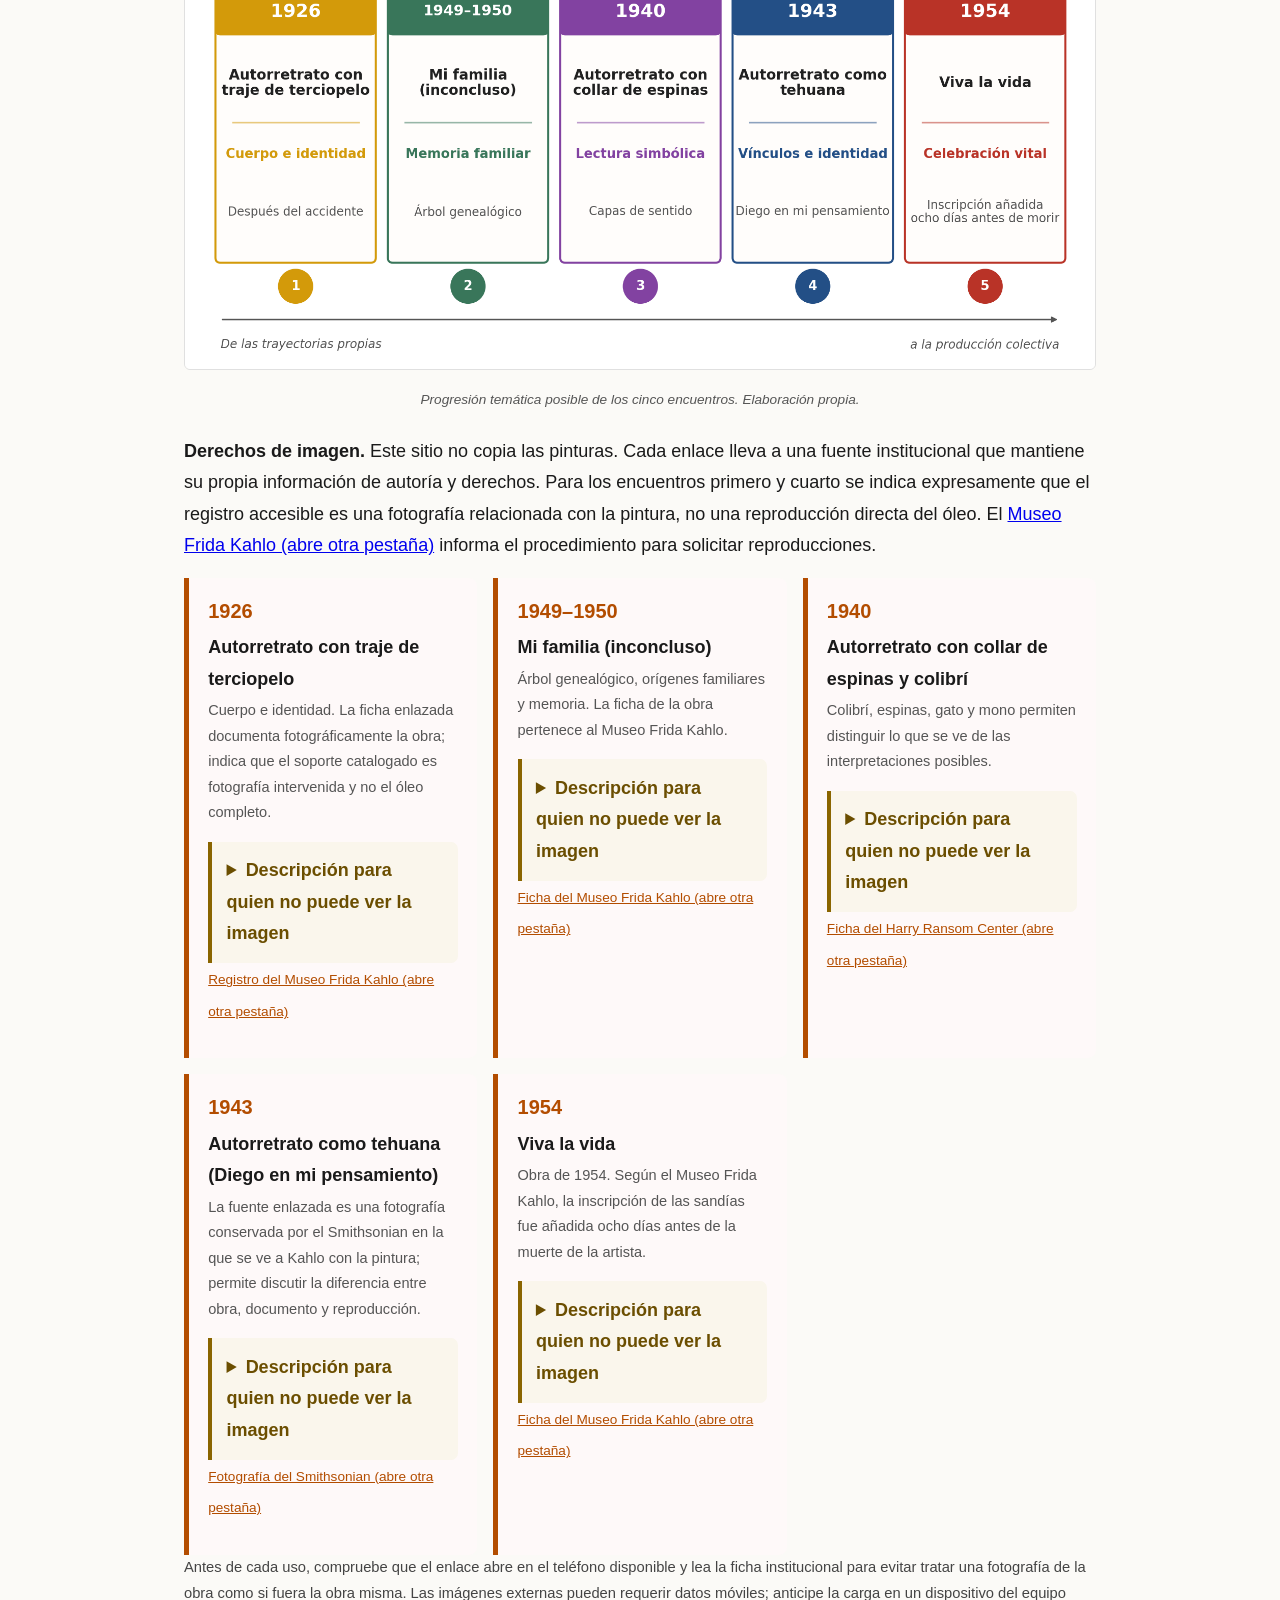
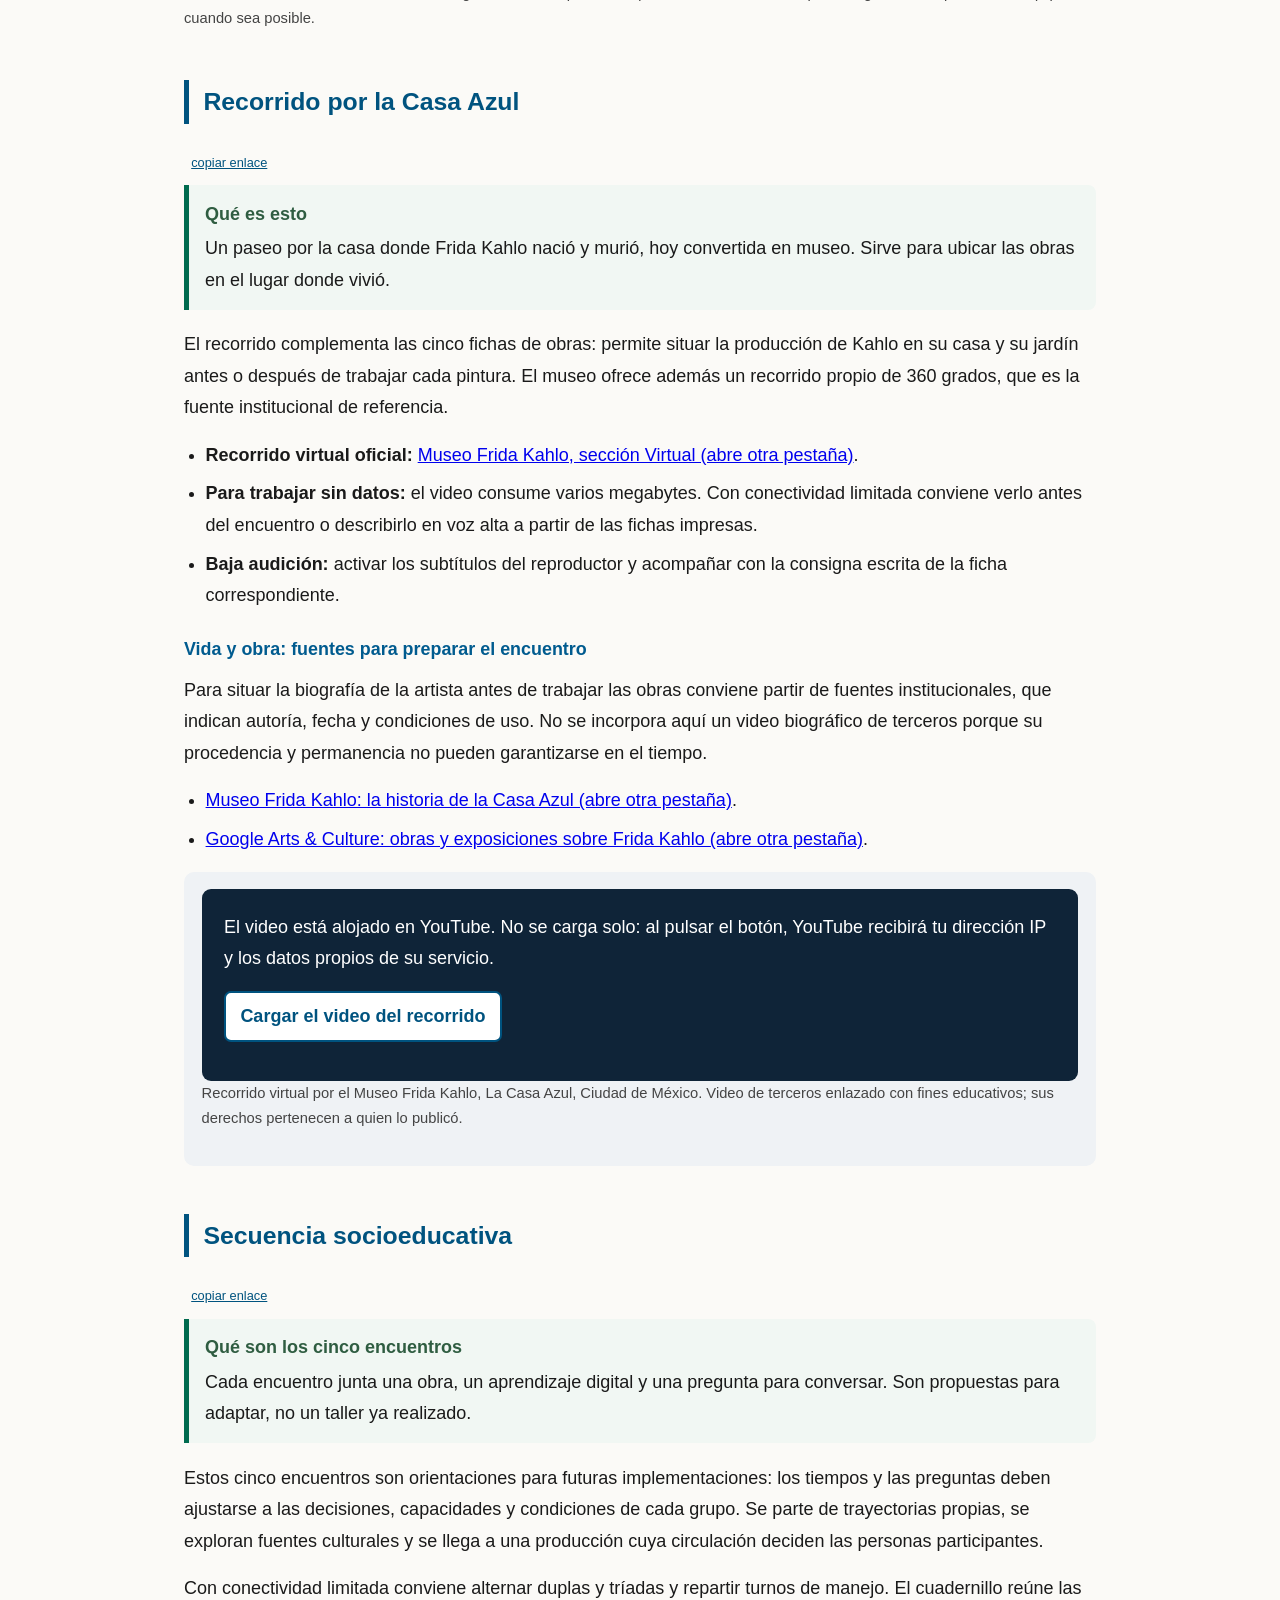
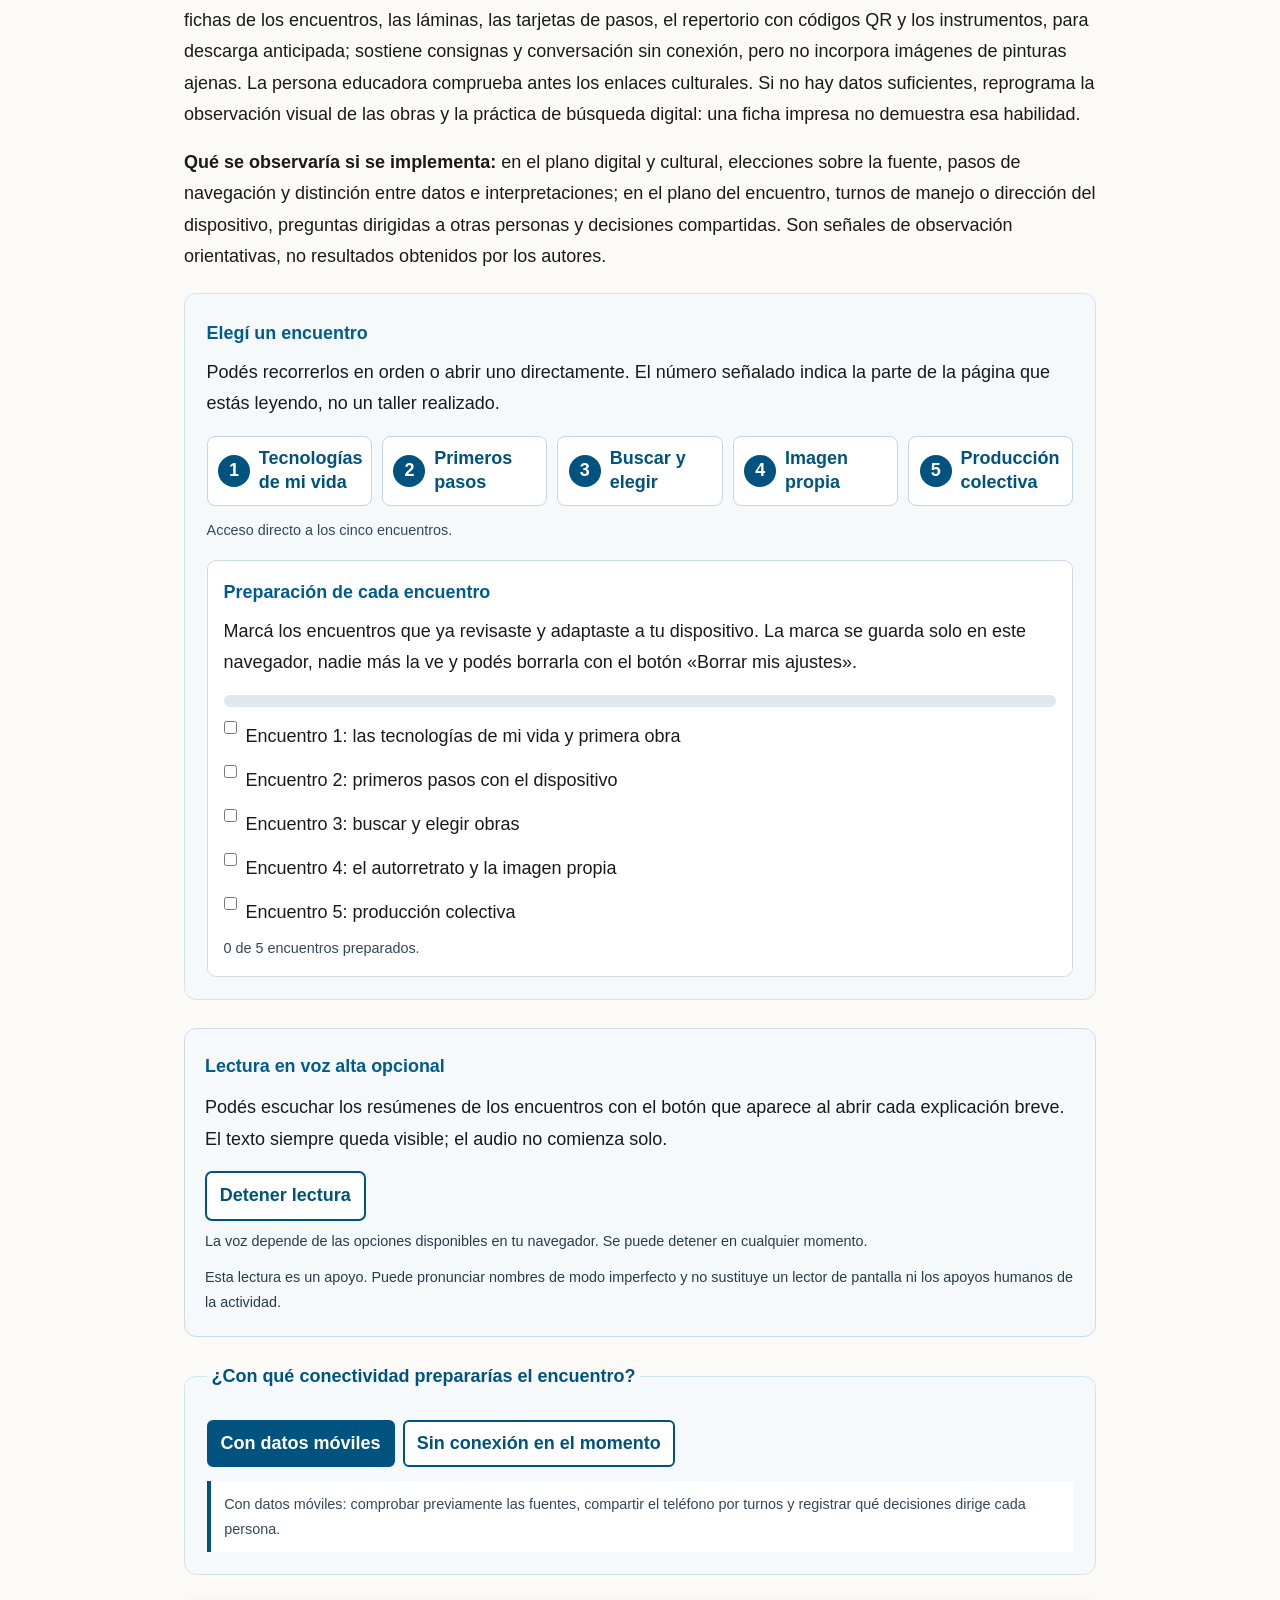
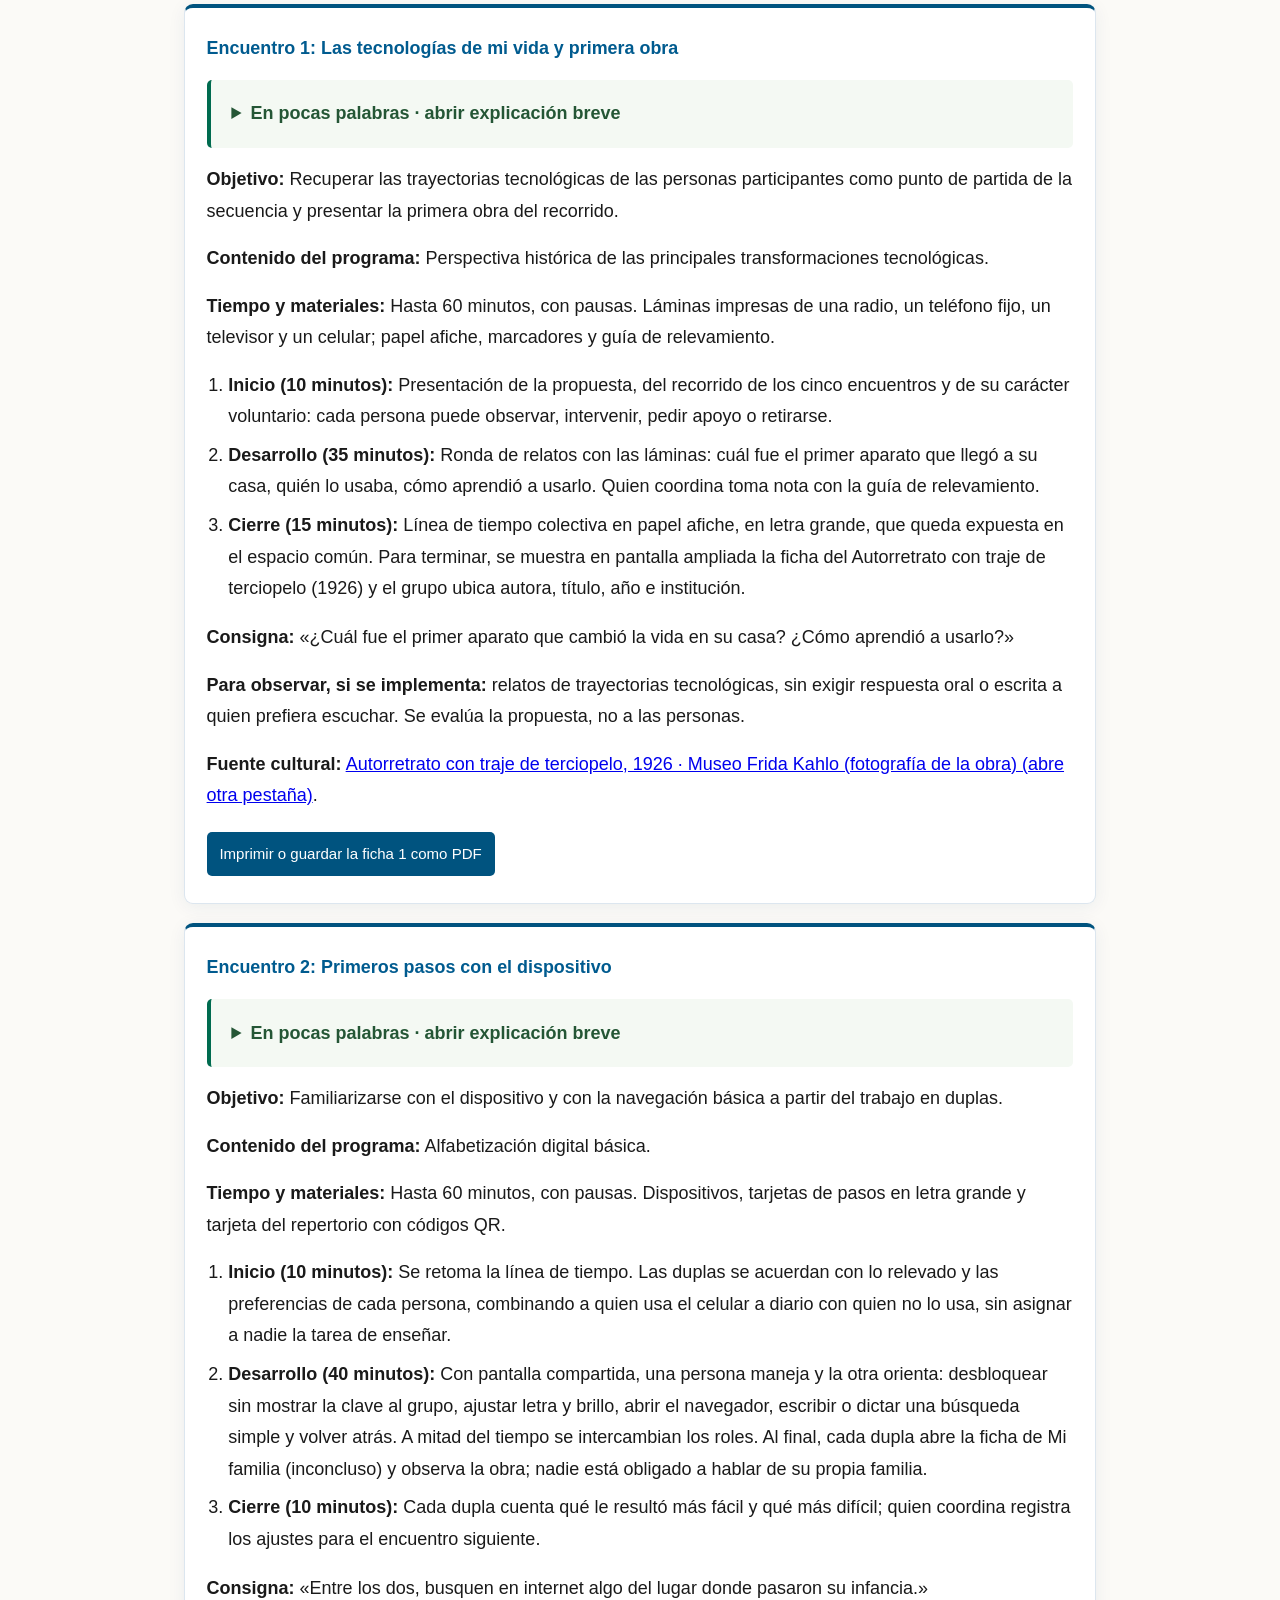
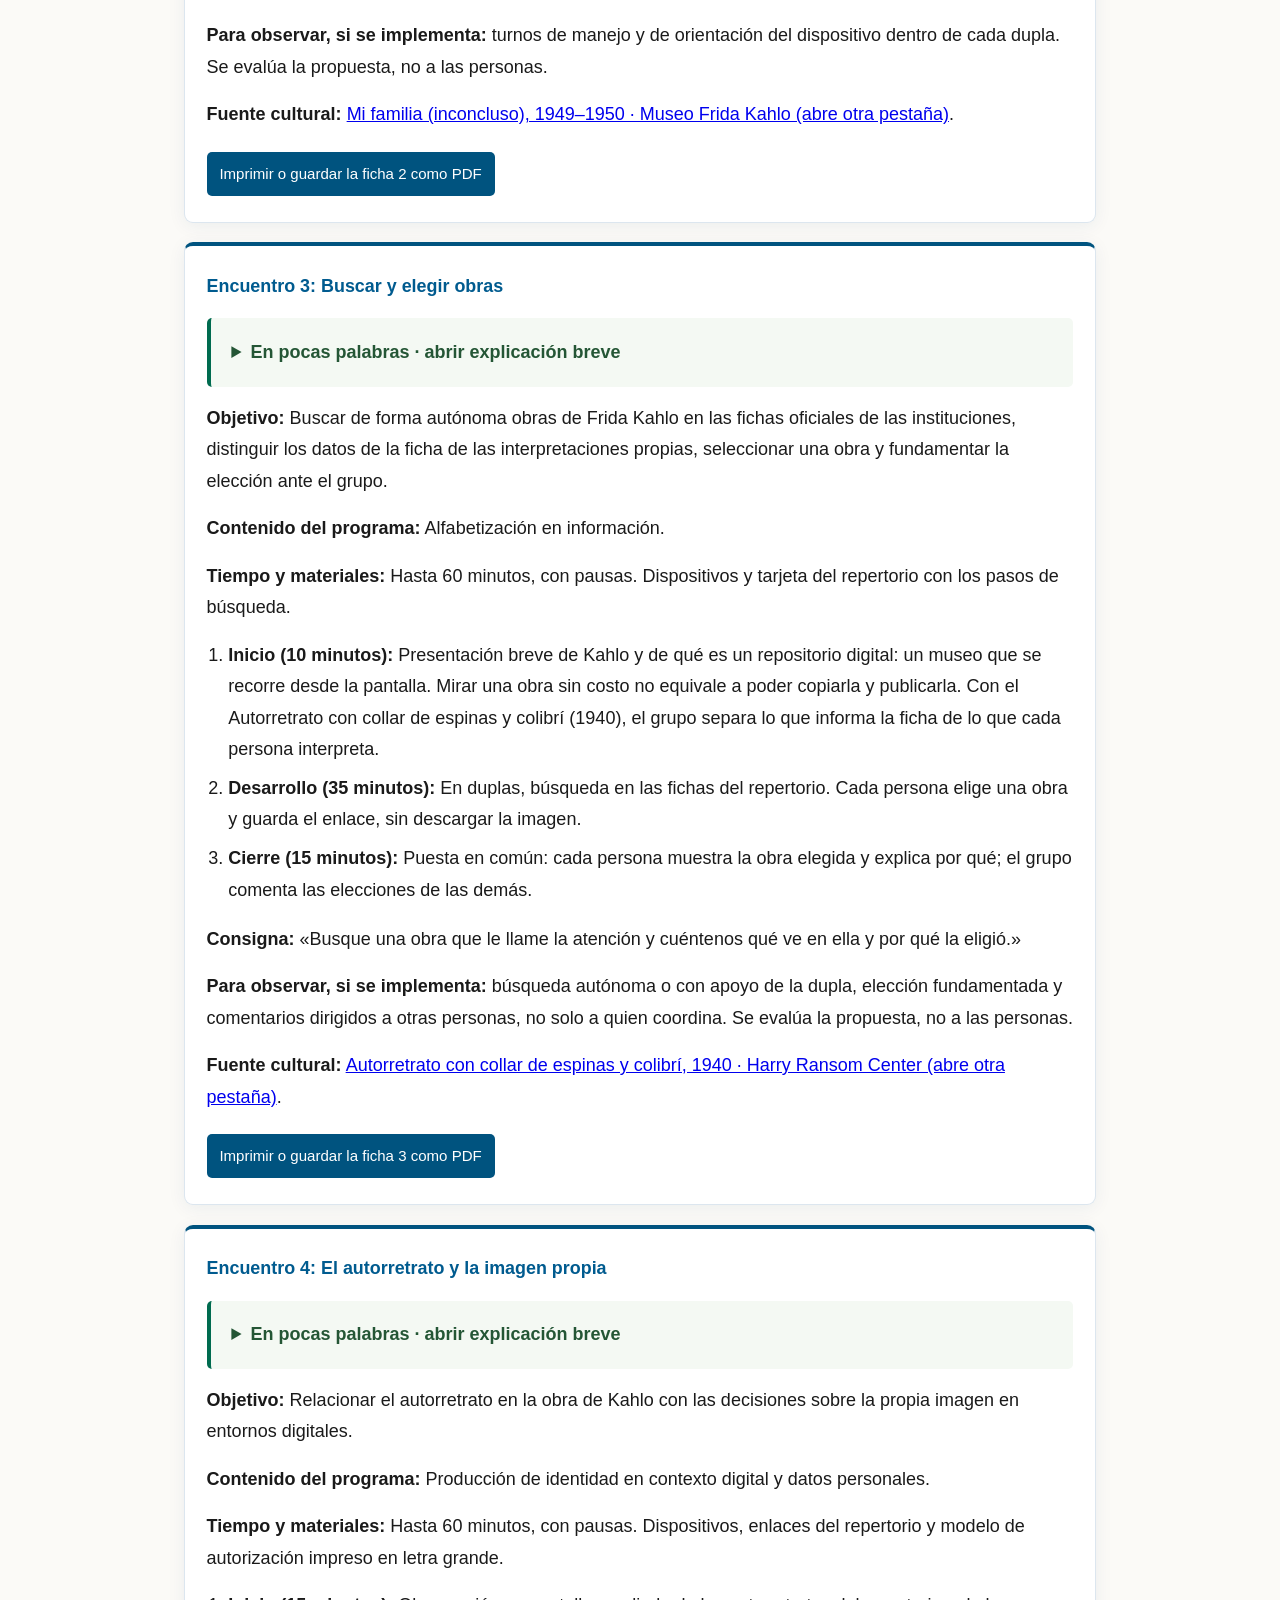
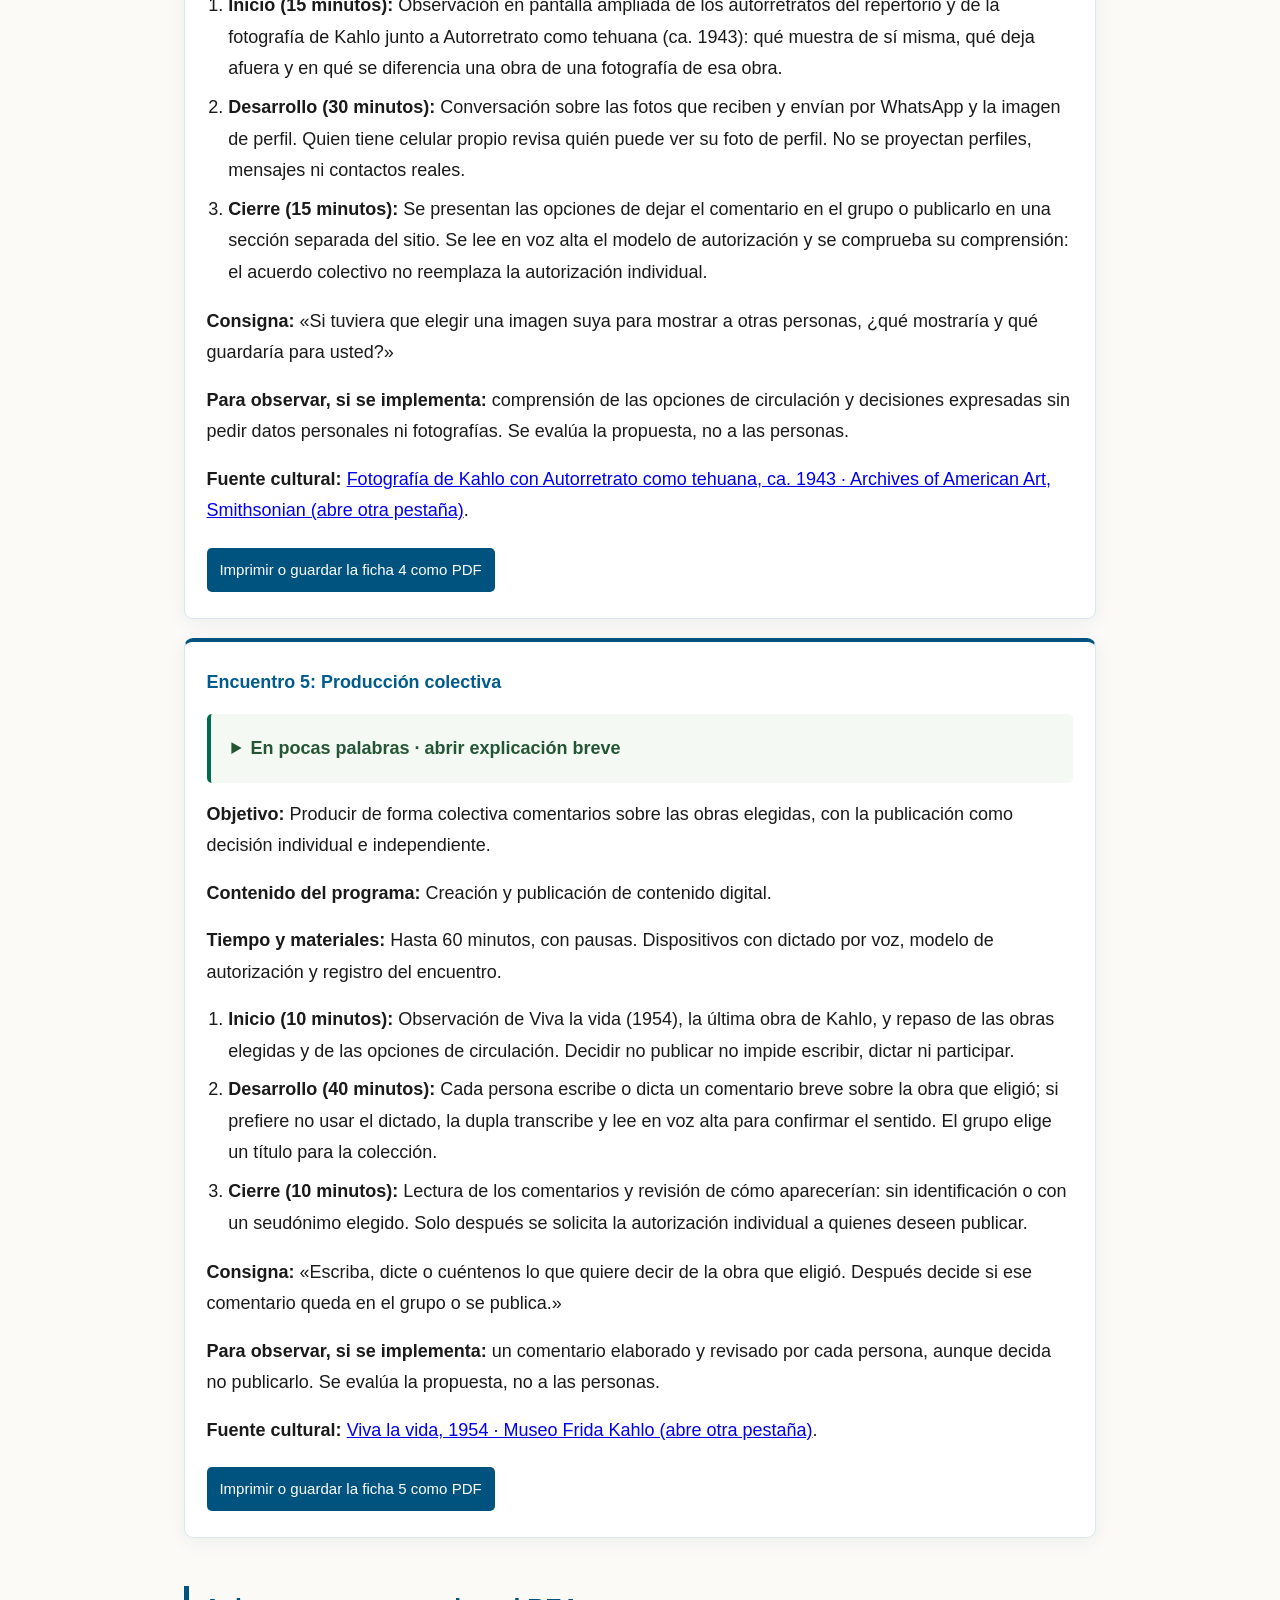
<file: tejer-la-red/index.html>
<!DOCTYPE html>
<html lang="es">
<head>
<meta charset="UTF-8">
<script>document.documentElement.classList.add('js-enabled');</script>
<meta name="viewport" content="width=device-width, initial-scale=1.0">
<title>Tejer la red — REA para la inclusión digital de personas mayores</title>
<meta name="description" content="Recurso educativo abierto para la inclusión digital de personas mayores institucionalizadas a través de la obra de Frida Kahlo. ANEP-IFES, Educación Social.">
<link rel="canonical" href="https://profesor2023.github.io/tejer-la-red/">
<meta property="og:type" content="website">
<meta property="og:site_name" content="Tejer la red">
<meta property="og:locale" content="es_UY">
<meta property="og:title" content="Tejer la red · Recurso educativo abierto">
<meta property="og:description" content="Guía para la inclusión digital de personas mayores institucionalizadas a través de la obra de Frida Kahlo. Favio Velázquez y América Palafox, ANEP-IFES, 2026.">
<meta property="og:url" content="https://profesor2023.github.io/tejer-la-red/">
<meta property="og:image" content="https://profesor2023.github.io/compartir-tejer-la-red.jpg">
<meta property="og:image:width" content="1200">
<meta property="og:image:height" content="630">
<meta property="og:image:alt" content="Tejer la red: emblema de cuerdas tejidas sobre fondo azul, con el título del recurso.">
<meta name="twitter:card" content="summary_large_image">
<link rel="manifest" href="../manifest.webmanifest?v=azul-1">
<meta name="theme-color" content="#00537F">
<link rel="icon" type="image/png" href="../favicon-32.png" sizes="32x32">
<link rel="icon" type="image/png" href="../favicon-64.png" sizes="64x64">
<link rel="shortcut icon" href="../favicon.ico">
<link rel="apple-touch-icon" href="../icono-192.png">
<style>
:root{--azul:#00537F;--cel:#005B8F;--rojo:#B34D00;--oro:#8A6500;--verde:#006B4F;
--mg:#8C4A73;--gris:#555;--gc:#EFF2F5;--ng:#1A1A1A;--bl:#FBFAF7;--navtx:#D6E9F8;}
*{box-sizing:border-box;margin:0;padding:0}
body{font-family:Arial,Helvetica,sans-serif;color:var(--ng);background:var(--bl);font-size:18px;line-height:1.75}
nav{background:var(--azul);position:sticky;top:0;z-index:100;padding:.6rem 1.5rem;display:flex;align-items:center;gap:1.4rem;flex-wrap:wrap}
nav a{color:var(--navtx);text-decoration:none;font-size:.87rem;white-space:nowrap}
nav a:hover{color:#fff}
nav .brand{color:#fff;font-weight:bold;font-size:1rem;margin-right:auto}
.hero{background:var(--azul);color:#fff;padding:3.5rem 2rem 3rem;text-align:center}
.hero h1{font-size:2.8rem;margin-bottom:.5rem}
.hero .sub{font-size:1.15rem;color:var(--navtx);margin-bottom:1.5rem}
.hero .meta{font-size:.9rem;color:var(--navtx)}
.badge{display:inline-block;background:var(--rojo);color:#fff;padding:.3rem .9rem;border-radius:20px;font-size:.8rem;font-weight:bold;margin-bottom:1rem}
.container{max-width:960px;margin:0 auto;padding:2rem 1.5rem}
section{margin-bottom:3rem;scroll-margin-top:60px}
h2{font-size:1.55rem;color:var(--azul);border-left:5px solid var(--azul);padding-left:.9rem;margin-bottom:1.1rem}
h3{font-size:1.12rem;color:var(--cel);margin:1.4rem 0 .6rem}
p{margin-bottom:1rem;text-align:justify}
figure{margin:1.5rem 0}
figure img{width:100%;height:auto;border:1px solid #E0E0E0;border-radius:6px}
figcaption{font-size:.85rem;color:var(--gris);font-style:italic;text-align:center;margin-top:.5rem}
.cards{display:grid;grid-template-columns:repeat(auto-fit,minmax(260px,1fr));gap:1.2rem;margin-top:1rem}
.card{background:var(--gc);border-radius:8px;padding:1.2rem}
.card .t{font-weight:bold;color:var(--azul);margin-bottom:.5rem}
.card ul{padding-left:1.2rem}.card li{margin-bottom:.4rem;font-size:.94rem}
.stats{display:grid;grid-template-columns:repeat(auto-fit,minmax(150px,1fr));gap:1rem;margin:1.5rem 0}
.stat{background:var(--azul);color:#fff;border-radius:8px;padding:1.2rem;text-align:center}
.stat .n{font-size:2.2rem;font-weight:bold}
.stat .l{font-size:.8rem;color:var(--navtx);margin-top:.2rem}
.dest{display:grid;grid-template-columns:1fr 1fr;gap:1.4rem;margin-top:1rem}
@media(max-width:640px){.dest{grid-template-columns:1fr}}
.dest>div{border-radius:8px;padding:1.2rem;background:#EBF5FB}
.dest .a{border-top:4px solid var(--cel)}
.dest .b{border-top:4px solid var(--verde)}
.dest h3{font-size:1rem;margin:0 0 .3rem;color:inherit}
.enc{display:grid;grid-template-columns:48px 1fr;gap:1rem;padding:1rem 0;border-bottom:1px solid #ddd}
.enc:last-child{border-bottom:none}
.encn{background:var(--azul);color:#fff;border-radius:50%;width:40px;height:40px;display:flex;align-items:center;justify-content:center;font-weight:bold}
.enct{font-weight:bold;color:var(--azul)}
.encd{font-size:.94rem;margin-top:.3rem}
.enctec{font-size:.85rem;color:var(--cel);margin-top:.3rem}
.obras{display:grid;grid-template-columns:repeat(auto-fit,minmax(280px,1fr));gap:1rem;margin-top:1rem}
.obra{border-left:5px solid var(--rojo);padding:1rem 1.2rem;background:#FEF9F9;border-radius:0 8px 8px 0}
.obra .y{font-size:1.25rem;font-weight:bold;color:var(--rojo)}
.obra .ti{font-weight:bold;margin:.2rem 0}
.obra .d{font-size:.91rem;color:var(--gris)}
.obra a{color:var(--rojo);font-size:.85rem}
.triple{display:grid;grid-template-columns:repeat(3,1fr);gap:1rem;margin-top:1rem}
@media(max-width:640px){.triple{grid-template-columns:1fr}}
.ti-{border-radius:8px;padding:1.2rem;background:#EBF5FB}
.acc{background:#EBF5FB;border-radius:8px;padding:1.5rem}
.acc ul{padding-left:1.3rem}.acc li{margin-bottom:.5rem}
.lic{background:#FEF9E7;border:2px solid var(--oro);border-radius:8px;padding:1.5rem}
.alerta{background:#FDEDEC;border-left:5px solid var(--rojo);padding:1rem 1.2rem;border-radius:0 8px 8px 0;margin:1.5rem 0}
.alerta p{margin:0;font-size:.94rem}
.crono-i{display:flex;gap:1rem;padding:.8rem 0;border-bottom:1px solid #eee;align-items:center}
.cb{background:var(--azul);color:#fff;padding:.3rem .7rem;border-radius:12px;font-size:.79rem;white-space:nowrap}
.cb.pub{background:var(--rojo)}
footer{background:var(--azul);color:#A9CCE3;text-align:center;padding:2rem 1rem;font-size:.87rem;margin-top:3rem}
footer a{color:#fff}
.refs p{font-size:.92rem;padding-left:2rem;text-indent:-2rem}
@media(max-width:600px){.hero h1{font-size:1.9rem}.stats{grid-template-columns:repeat(2,1fr)}}

html{scroll-behavior:smooth} nav a:focus-visible,a:focus-visible,button:focus-visible{outline:3px solid #D39A0A;outline-offset:3px}
p{text-align:left} .nota{font-size:.92rem;color:#444}
.session{border-top:3px solid var(--azul);padding:1.1rem 0 1.5rem;margin-top:1rem}
.session h3{margin-top:.2rem}.session ol{padding-left:1.35rem;margin:.7rem 0 1.1rem}
.session li,.guidance li{margin:.45rem 0}.guidance{padding-left:1.35rem;margin-bottom:1rem}
.print-action{display:inline-block;background:var(--azul);border:0;border-radius:5px;color:#fff;font:inherit;font-size:.94rem;padding:.55rem .8rem;cursor:pointer;margin:.3rem .5rem .3rem 0}
.print-action:hover{background:#143C68}.print-sheet{display:none}
.print-sheet .line{border-bottom:1px solid #999;height:1.6rem;margin:.55rem 0}
@media print{nav,.print-action{display:none!important} .hero{padding:1rem}.container{max-width:none}section{break-inside:auto}figure{break-inside:avoid}
body.printing .hero,body.printing .container,body.printing footer{display:none!important}
body.printing .print-sheet{display:none!important}
body.printing .print-sheet.active{display:block!important;padding:0 1cm;font-size:12pt;line-height:1.5}
body.printing .print-sheet.active h1{font-size:20pt;color:#1B4F8A;margin-bottom:1rem}
body.printing .print-sheet.active h2{font-size:14pt;color:#1B4F8A;border:0;padding:0}
body.printing .print-sheet.active p{margin:.5rem 0}}

/* Interacciones ligeras: sin librerías ni almacenamiento de datos personales. */
html{font-size:100%}
@media(prefers-reduced-motion:reduce){html{scroll-behavior:auto!important}*,*::before,*::after{animation-duration:.01ms!important;transition-duration:.01ms!important}}
.skip-link{position:absolute;left:1rem;top:-5rem;z-index:300;background:#fff;color:#123c6b;padding:.65rem 1rem;border:2px solid #123c6b}
.skip-link:focus{top:.5rem}
.reading-progress{position:fixed;top:0;left:0;right:0;height:4px;z-index:210;background:transparent;pointer-events:none}
.reading-progress span{display:block;width:0;height:100%;background:var(--oro);transition:width .1s linear}
.nav-links{display:flex;align-items:center;gap:1.15rem;flex-wrap:wrap}
.menu-toggle{display:none;background:transparent;border:1px solid #fff;border-radius:5px;color:#fff;font:inherit;padding:.3rem .75rem;cursor:pointer}
.reading-tools{display:none;background:#eaf2f8;border-bottom:1px solid #cfdfed;padding:.8rem 1.5rem}
.js-enabled .reading-tools{display:block}
.reading-tools .tool-inner{max-width:960px;margin:auto;display:flex;align-items:center;gap:.6rem;flex-wrap:wrap}
.reading-tools strong{margin-right:.35rem}
.reading-tools button,.mode-options button{background:#fff;border:2px solid var(--azul);color:var(--azul);border-radius:6px;font:inherit;font-weight:700;min-height:44px;padding:.35rem .75rem;cursor:pointer}
.reading-tools button:hover,.mode-options button:hover{background:#e0ecf7}
.reading-tools button[aria-pressed="true"],.mode-options button[aria-pressed="true"]{background:var(--azul);color:#fff}
.tool-status{font-size:.83rem;color:#33465a;margin-left:auto}
.prep-panel,.mode-panel,.route-panel{background:#f5f9fc;border:1px solid #d2e3f0;border-radius:12px;padding:1.35rem;margin:1.3rem 0 1.8rem}
.prep-panel h3,.route-panel h3{margin:.15rem 0 .45rem}
.prep-checklist{display:grid;gap:.5rem;margin:.85rem 0}
.prep-checklist label{display:flex;align-items:flex-start;gap:.65rem;background:#fff;border:1px solid #dce7ef;border-radius:7px;padding:.6rem .8rem;cursor:pointer}
.prep-checklist input{width:1.2rem;height:1.2rem;flex:none;accent-color:var(--azul);margin-top:.18rem}
.prep-checklist label:has(input:checked){background:#e7f2e9;border-color:#679976}
.prep-status,.mode-response,.route-status{font-size:.9rem;color:#32485d;margin:0}
.mode-panel{display:none}
.js-enabled .mode-panel{display:block}
.mode-panel legend{font-weight:700;color:var(--azul);padding:0 .3rem}
.mode-options{display:flex;gap:.5rem;flex-wrap:wrap;margin:.4rem 0 .9rem}
.mode-response{background:#fff;border-left:4px solid var(--azul);padding:.65rem .85rem}
.route-grid{display:grid;grid-template-columns:repeat(auto-fit,minmax(145px,1fr));gap:.65rem;margin:1rem 0 .8rem}
.route-grid a{display:flex;align-items:center;gap:.55rem;background:#fff;border:1px solid #c3d6e5;border-radius:8px;padding:.65rem;color:var(--azul);font-weight:700;line-height:1.3;text-decoration:none;min-height:64px;transition:transform .15s,box-shadow .15s}
.route-grid a:hover,.route-grid a[aria-current="location"]{box-shadow:0 3px 12px #16334d22;transform:translateY(-2px);border-color:var(--azul)}
.route-grid .step{display:inline-flex;flex:none;width:2rem;height:2rem;align-items:center;justify-content:center;border-radius:50%;background:var(--azul);color:#fff}
.session{padding:1.35rem;background:#fff;box-shadow:0 3px 18px #143c6811;border:1px solid #dce6ef;border-top:4px solid var(--azul);border-radius:9px;margin:1rem 0 1.2rem;scroll-margin-top:6rem}
.session:last-child{border-bottom:1px solid #dce6ef}
.obra,.card,.dest>div{transition:box-shadow .15s,transform .15s}
.obra:hover,.card:hover,.dest>div:hover{box-shadow:0 4px 18px #16334d1b;transform:translateY(-2px)}
#go-top{position:fixed;right:1rem;bottom:1rem;z-index:120;background:var(--azul);color:#fff;border-radius:50%;width:3.1rem;height:3.1rem;display:none;align-items:center;justify-content:center;text-decoration:none;font-size:1.5rem;box-shadow:0 4px 12px #13283c55}
#go-top.is-visible{display:flex}
#copy-citation{display:none}.js-enabled #copy-citation{display:inline-block}
html.high-contrast{--azul:#093365;--cel:#064e87;--rojo:#8f2614;--oro:#785000;--verde:#205632;--gris:#252525;--gc:#f4f4f4;--ng:#000}
html.high-contrast .prep-panel,html.high-contrast .mode-panel,html.high-contrast .route-panel,html.high-contrast .session{border-color:#102d4a}
html.high-contrast .tool-status,html.high-contrast .prep-status,html.high-contrast .mode-response,html.high-contrast .route-status{color:#102d4a}
@media(max-width:700px){nav{justify-content:space-between}.js-enabled .menu-toggle{display:inline-block}.nav-links{width:100%;gap:.25rem;flex-direction:column;align-items:stretch}.nav-links a{padding:.35rem .2rem;white-space:normal}.js-enabled .nav-links{display:none}.js-enabled .nav-links.open{display:flex}.tool-status{width:100%;margin-left:0}.route-grid{grid-template-columns:repeat(2,minmax(0,1fr))}.session{padding:1rem}.hero{padding:2.4rem 1rem}}
@media(max-width:380px){.route-grid{grid-template-columns:1fr}}
@media print{.reading-progress,.reading-tools,.route-panel,.mode-panel,.prep-panel,#go-top,.menu-toggle{display:none!important}.session{box-shadow:none;break-inside:auto}.nav-links{display:none!important}}


/* El contenido académico queda disponible aun cuando JavaScript esté desactivado. */
.reading-guide,.helper-panel,.voice-panel,.share-panel{border:1px solid #cadceb;background:#f5f9fc;border-radius:12px;padding:1.25rem;margin:1.5rem 0}
.reading-guide h3,.helper-panel h3,.voice-panel h3,.share-panel h3{margin-top:.1rem}
.reading-guide .plain-grid{display:grid;grid-template-columns:repeat(auto-fit,minmax(190px,1fr));gap:.8rem}
.plain-grid article{background:#fff;border-left:4px solid var(--azul);border-radius:6px;padding:.8rem}
.plain-grid p{margin:0}
.brief{background:#f4f9f3;border-left:4px solid var(--verde);border-radius:5px;padding:.7rem 1rem;margin:1rem 0}
.brief summary{font-weight:700;color:#245635;cursor:pointer;min-height:44px;display:list-item;padding:.45rem .3rem}
.brief p{margin:.35rem 0 .7rem}
.helper-panel .chat-suggestions{display:flex;flex-wrap:wrap;gap:.5rem;margin:.9rem 0}
.helper-panel .chat-suggestions button,.helper-panel .chat-form button,.voice-panel button,.share-panel button{background:#fff;border:2px solid var(--azul);border-radius:7px;color:var(--azul);font:inherit;font-weight:700;min-height:44px;padding:.45rem .8rem;cursor:pointer}
.helper-panel .chat-suggestions button:hover,.helper-panel .chat-form button:hover,.voice-panel button:hover,.share-panel button:hover{background:#e2edf7}
.chat-log{list-style:none;max-height:19rem;overflow-y:auto;display:grid;gap:.6rem;padding:.7rem;background:#fff;border:1px solid #cfdae6;border-radius:9px}
.chat-log li{max-width:92%;padding:.55rem .75rem;border-radius:8px;line-height:1.55}
.chat-log .assistant-message{background:#eaf1f9;justify-self:start;border-left:3px solid var(--azul)}
.chat-log .user-message{background:#e8f3eb;justify-self:end;border-right:3px solid var(--verde)}
.chat-log li p{margin:0}
.chat-log li a{color:#164b81;text-decoration:underline}
.chat-form{display:flex;gap:.55rem;flex-wrap:wrap;margin-top:.85rem}
.chat-form label{width:100%;font-weight:700}
.chat-form input{flex:1;min-width:13rem;min-height:44px;border:2px solid #7297b6;border-radius:6px;font:inherit;padding:.45rem .65rem}
.chat-note,.voice-note{color:#293c4d;font-size:.9rem;margin:.7rem 0 0}
.voice-panel{display:none}.js-enabled .voice-panel{display:block}
.voice-actions,.share-actions{display:flex;gap:.55rem;flex-wrap:wrap;margin:.5rem 0}
.voice-panel button[disabled]{opacity:.62;cursor:not-allowed}
.voice-status,.share-status{font-size:.9rem;margin:.5rem 0 0;color:#293c4d}
.voice-button,.share-panel #share-rea{display:none}.js-enabled .voice-button,.js-enabled .share-panel #share-rea{display:inline-block}
.share-panel #share-rea{background:var(--azul);color:#fff}
.helper-panel{display:none}.js-enabled .helper-panel{display:block}
nav .nav-links a{min-height:44px;display:inline-flex;align-items:center;padding:.25rem .35rem}
.print-action{min-height:44px;touch-action:manipulation}
.helper-panel button,.voice-panel button,.share-panel button,.print-action{touch-action:manipulation}
html.high-contrast .reading-guide,html.high-contrast .helper-panel,html.high-contrast .voice-panel,html.high-contrast .share-panel,html.high-contrast .brief{border-color:#0b315c}
html.high-contrast .brief summary{color:#174725}
@media(max-width:640px){.chat-form input{width:100%;flex:auto}.chat-form button{width:100%}.chat-log li{max-width:100%}}
@media print{.helper-panel,.voice-panel,.share-panel,.voice-button{display:none!important}.brief{break-inside:avoid}.brief:not([open]) p{display:block}}

/* ---- v1.4 ---- */
h3{color:var(--cel)}
.dest .a{border-top-color:var(--cel)}
html.comfort body{font-family:Verdana,Geneva,'DejaVu Sans',sans-serif;line-height:1.95;letter-spacing:.02em;word-spacing:.09em}
html.comfort p,html.comfort li{text-align:left}
html.comfort p{margin-bottom:1.35rem}
html.comfort h2,html.comfort h3{letter-spacing:.01em}
.plain-note{background:#F1F7F3;border-left:5px solid var(--verde);border-radius:0 8px 8px 0;padding:.85rem 1rem;margin:0 0 1.2rem}
.plain-note strong{display:block;color:#2F5D41;margin-bottom:.2rem}
.plain-note p{margin:0;text-align:left}
html.high-contrast .plain-note{border-left-color:#14411f;background:#fff}
.finder{background:var(--gc);border:1px solid #cfdae6;border-radius:10px;padding:1rem 1.1rem;margin-bottom:2rem;display:none}
.js-enabled .finder{display:block}
.finder h2{font-size:1.2rem;border-left-width:4px;margin-bottom:.5rem}
.finder label{display:block;font-weight:700;margin-bottom:.35rem}
.finder input{width:100%;min-height:44px;border:2px solid #7297b6;border-radius:6px;font:inherit;padding:.45rem .65rem}
.finder ul{list-style:none;margin:.7rem 0 0;padding:0;display:grid;gap:.45rem}
.finder li a{display:block;background:#fff;border:1px solid #cfdae6;border-radius:7px;padding:.5rem .7rem;color:#164b81;min-height:44px}
.finder li span{display:block;color:#3a4a58;font-size:.88rem}
.finder .finder-status{margin:.6rem 0 0;font-size:.9rem;color:#293c4d}
.track-panel{background:#fff;border:1px solid #cfdae6;border-radius:9px;padding:.9rem 1rem;margin-top:1rem;display:none}
.js-enabled .track-panel{display:block}
.track-panel label{display:flex;gap:.55rem;align-items:flex-start;min-height:44px;padding:.3rem 0;cursor:pointer}
.track-bar{height:12px;background:#dfe7ef;border-radius:7px;overflow:hidden;margin:.6rem 0}
.track-bar span{display:block;height:100%;width:0;background:var(--verde);transition:width .25s ease}
@media(prefers-reduced-motion:reduce){.track-bar span{transition:none}}
.media-card{background:var(--gc);border-radius:10px;padding:1.1rem;margin-top:1rem}
.media-frame{position:relative;background:#0f2438;border-radius:9px;color:#fff;padding:1.4rem;text-align:center}
.media-frame button{background:#fff;border:2px solid var(--azul);border-radius:7px;color:var(--azul);font:inherit;font-weight:700;min-height:44px;padding:.5rem .9rem;cursor:pointer}
.media-frame .ratio{position:relative;padding-top:56.25%;height:0;overflow:hidden;border-radius:8px}
.media-frame .ratio iframe{position:absolute;inset:0;width:100%;height:100%;border:0}
.quiz{display:none}
.js-enabled .quiz{display:block}
.quiz fieldset{border:1px solid #cfdae6;border-radius:9px;padding:.9rem 1rem;margin-bottom:1rem}
.quiz legend{font-weight:700;color:var(--azul);padding:0 .3rem}
.quiz label{display:flex;gap:.55rem;align-items:flex-start;min-height:44px;padding:.25rem 0;cursor:pointer}
.quiz .feedback{margin:.4rem 0 0;font-size:.92rem;color:#2F5D41}
.quiz .feedback.mal{color:#8E2C22}
.counter{font-size:.85rem;color:var(--navtx)}
.install-panel{background:#EAF3EE;border:1px solid var(--verde);border-radius:10px;padding:.9rem 1.1rem;margin-bottom:1.5rem}
.install-panel p{margin:0 0 .5rem;text-align:left}
.install-panel button{background:var(--verde);border:2px solid var(--verde);border-radius:7px;color:#fff;font:inherit;font-weight:700;min-height:44px;padding:.5rem .9rem;cursor:pointer}
@media print{.install-panel{display:none!important}}
@media print{.finder,.track-panel,.quiz,.media-card{display:none!important}}

/* ---- v1.5 ---- */
.descr{margin:.6rem 0 0;border-left:4px solid var(--oro);background:#FAF6EC;border-radius:0 7px 7px 0;padding:.5rem .7rem}
.descr summary{cursor:pointer;font-weight:700;color:#6B4E00;min-height:44px;display:list-item;padding:.35rem .2rem}
.descr p{margin:.4rem 0 0;text-align:left;font-size:.96rem}
.anchor-copy{background:none;border:0;color:var(--azul);font:inherit;font-size:.8rem;cursor:pointer;padding:.3rem .45rem;min-height:44px;text-decoration:underline}
.resume-bar{background:#FAF6EC;border:1px solid var(--oro);border-radius:9px;padding:.7rem .9rem;margin-bottom:1.4rem;display:none}
.resume-bar button{background:#fff;border:2px solid var(--azul);border-radius:7px;color:var(--azul);font:inherit;font-weight:700;min-height:44px;padding:.4rem .8rem;cursor:pointer;margin-right:.5rem}
.notes-panel{background:var(--gc);border:1px solid #cfdae6;border-radius:9px;padding:.9rem 1rem;margin-top:1rem;display:none}
.js-enabled .notes-panel{display:block}
.notes-panel textarea{width:100%;min-height:9rem;border:2px solid #7297b6;border-radius:6px;font:inherit;padding:.5rem .65rem;line-height:1.6}
.notes-actions{display:flex;gap:.55rem;flex-wrap:wrap;margin-top:.6rem}
.notes-actions button{background:#fff;border:2px solid var(--azul);border-radius:7px;color:var(--azul);font:inherit;font-weight:700;min-height:44px;padding:.45rem .8rem;cursor:pointer}
.keys{display:grid;gap:.35rem;margin:.6rem 0 0;padding:0;list-style:none}
.keys li{background:#fff;border:1px solid #cfdae6;border-radius:6px;padding:.4rem .6rem;font-size:.93rem}
.keys kbd{background:var(--gc);border:1px solid #9fb3c6;border-radius:4px;padding:.05rem .35rem;font-family:inherit;font-weight:700}
.chat-suggestions.followup button{border-style:dashed}
@media print{.notes-panel,.resume-bar,.anchor-copy{display:none!important}}

/* Identidad visual: emblema transparente sobre la cabecera azul. */
.hero{padding:2.6rem 2rem;position:relative;overflow:hidden;isolation:isolate;text-align:left}
.hero-inner{width:min(1180px,100%);margin:0 auto;display:grid;grid-template-columns:minmax(0,1fr) clamp(245px,29vw,380px);align-items:center;gap:clamp(1.5rem,4vw,4rem)}
.hero-copy{position:relative;z-index:2}
.hero .badge{margin-bottom:1rem;text-align:center}
.hero-mark{position:relative;z-index:1;width:100%;justify-self:end;transform-style:preserve-3d}
.hero-mark::after{content:"";position:absolute;z-index:-1;left:17%;right:8%;bottom:3%;height:14%;border-radius:50%;background:rgba(0,20,36,.48);filter:blur(15px);transform:perspective(520px) rotateX(67deg) translateY(13px)}
.hero-emblem{display:block;width:100%;height:auto;filter:drop-shadow(0 24px 14px rgba(0,20,36,.5)) drop-shadow(0 4px 2px rgba(255,255,255,.16));transform-origin:50% 50%;animation:rea-emblem-spin 18s linear infinite;will-change:transform}
.hero-mark:hover .hero-emblem{filter:drop-shadow(0 29px 16px rgba(0,20,36,.58)) drop-shadow(0 4px 2px rgba(255,255,255,.2))}
@keyframes rea-emblem-spin{from{transform:rotate(0deg)}to{transform:rotate(360deg)}}
@media(max-width:700px){.hero{padding:2.25rem 1rem 1.2rem;text-align:center}.hero-inner{grid-template-columns:1fr;gap:.55rem}.hero .sub br{display:none}.hero-mark{width:min(72vw,278px);justify-self:center;margin-top:.25rem}.hero-mark::after{bottom:1%}}
@media(prefers-reduced-motion:reduce){.hero-emblem{animation:none;transform:none}.hero-mark:hover .hero-emblem{transform:none}}
@media print{.hero-mark{display:none!important}.hero-inner{display:block}.hero{text-align:center}}

</style>
<link rel="stylesheet" href="../comunidad.css">
 <script src="../configuracion-comunidad.js" defer></script><script src="../estadisticas.js" defer></script>
</head>
<body id="inicio">
<a class="skip-link" href="#contenido">Saltar al contenido</a>
<div class="reading-progress" aria-hidden="true"><span id="reading-progress-fill"></span></div>
<nav aria-label="Secciones del recurso">
 <a class="brand" href="../">← Inicio del sitio</a>
 <a class="brand" href="#inicio" style="margin-right:auto">Tejer la red</a>
 <button class="menu-toggle" type="button" id="menu-toggle" aria-expanded="false" aria-controls="site-nav-links">☰ Menú</button>
 <div class="nav-links" id="site-nav-links">
 <a href="#problema">Problema</a><a href="#destinatarios">Destinatarios</a>
 <a href="#kahlo">Kahlo</a><a href="#secuencia">Secuencia</a>
 <a href="#materiales">Materiales</a><a href="#asistente">Asistente</a><a href="#video">Recorrido</a><a href="#accesibilidad">Accesibilidad</a><a href="#autoevaluacion">Autoevaluación</a><a href="#colaborar">Colaborar</a><a href="../comunicacion/">Dialogar y contactar</a>
 </div>
</nav>

<div class="hero" role="banner">
 <div class="hero-inner">
  <div class="hero-copy">
   <div class="badge">Recurso Educativo Abierto · Versión 2.0 · CC BY-NC-SA 4.0</div>
   <h1>Tejer la red</h1>
   <p class="sub">Guía para la inclusión digital de personas mayores institucionalizadas <br>a través de la obra de Frida Kahlo</p>
   <p class="meta">Favio Velázquez · América Palafox · ANEP-IFES · Educación Social y Tecnología · 2026</p>
  </div>
  <div class="hero-mark" aria-hidden="true">
   <img class="hero-emblem" src="../logo-trama-abierta-macrame.webp?v=1" width="768" height="768" alt="" decoding="async">
  </div>
 </div>
</div>
<div class="reading-tools" role="region" aria-label="Herramientas de lectura">
 <div class="tool-inner"><strong>Ajustes de lectura</strong>
 <button type="button" data-scale="down" aria-label="Reducir el tamaño del texto">A−</button>
 <button type="button" data-scale="up" aria-label="Aumentar el tamaño del texto">A+</button>
 <button type="button" data-scale="reset">Tamaño original</button>
 <button type="button" id="contrast-toggle" aria-pressed="false">Contraste alto</button>
 <button type="button" id="comfort-toggle" aria-pressed="false">Lectura cómoda</button>
 <button type="button" id="reset-prefs">Borrar mis ajustes</button>
 <span class="tool-status" id="tool-status" role="status" aria-live="polite">Tamaño original y contraste normal.</span>
 </div>
</div>

<div class="container" role="main" id="contenido" tabindex="-1">

<div class="resume-bar" id="resume-bar" role="region" aria-label="Retomar la lectura"></div>

<div class="install-panel" id="instalar" hidden>
 <p><strong>Usá este recurso sin conexión.</strong> Podés instalarlo en el teléfono o la computadora: queda disponible aunque el hogar no tenga wifi. No ocupa casi espacio y se actualiza al abrirlo con conexión.</p>
 <p><button type="button" id="btn-instalar">Instalar el recurso</button> <span id="estado-instalar" role="status" aria-live="polite"></span></p>
</div>

<div class="finder" id="buscador">
 <h2>Buscar dentro del recurso</h2>
 <label for="finder-input">Escribí una palabra y te indico en qué sección aparece</label>
 <input id="finder-input" type="search" autocomplete="off" placeholder="Por ejemplo: privacidad, fichas, Kahlo" aria-describedby="finder-status">
 <ul id="finder-results"></ul>
 <p class="finder-status" id="finder-status" role="status" aria-live="polite">La búsqueda funciona dentro de esta página y no envía nada a ningún servidor.</p>
</div>

<section id="sobre">
 <h2>Sobre este recurso</h2>
 <p>Esta guía está dirigida a educadoras y educadores sociales de establecimientos de larga estadía. Ofrece cinco encuentros en los que las personas mayores pueden buscar, elegir, interpretar y comentar obras de Frida Kahlo en fuentes digitales, además de producir un registro propio si así lo desean.</p>
 <p>Fue elaborada por Favio Velázquez y América Palafox para el primer parcial de Educación Social y Tecnología, ANEP-IFES: el proyecto se presentó en la primera entrega y este recurso publicado es el producto final de la segunda entrega (22 de octubre de 2026). El texto, las fichas y los esquemas de elaboración propia se ofrecen bajo licencia abierta CC BY-NC-SA 4.0. Las obras enlazadas conservan los derechos indicados por cada institución.</p>
 <p>América Palafox, mexicana y estudiante de Educación Social, seleccionó a Frida Kahlo y las cinco obras para proponer un acercamiento educativo a la riqueza cultural de México. Las fichas y actividades del recurso concretan esa intención mediante apoyos para buscar, observar, interpretar y comentar las obras.</p>
 <div class="alerta"><p><strong>Alcance del proyecto.</strong> Es un diseño socioeducativo para profesionales, no un informe de una intervención realizada. Sus autores no implementaron la secuencia con residentes en esta Unidad Curricular. Antes de usarla, cada profesional deberá adaptarla al grupo, acordarla con su institución y supervisar la experiencia.</p></div>
 <p><strong>Cómo comenzar:</strong> consulte el perfil de referencia, revise las fichas de las obras, complete la ficha de relevamiento de su dispositivo y adapte los encuentros a los recursos y decisiones de quienes participan.</p>
<aside class="reading-guide" aria-labelledby="guia-clara-titulo">
 <h3 id="guia-clara-titulo">Tejer la red en palabras claras</h3>
 <div class="plain-grid">
  <article><strong>¿Para quién?</strong><p>Para profesionales de la educación social. Ellos adaptan las actividades a cada grupo de personas mayores.</p></article>
  <article><strong>¿Qué propone?</strong><p>Cinco encuentros para conocer obras de Frida Kahlo, aprender a buscar fuentes digitales y conversar con otras personas.</p></article>
  <article><strong>¿Qué se hizo?</strong><p>Se creó y publicó este recurso. Los encuentros todavía no se realizaron con residentes.</p></article>
 </div>
 <p class="nota">Este resumen ayuda a orientarse. La fundamentación, las fuentes y las consignas completas siguen disponibles en las secciones de la página.</p>
</aside>
<div class="prep-panel" id="preparacion">
 <h3>Preparación de quien facilita</h3>
 <p>Esta lista sirve para organizar un uso futuro del recurso. Marcarla no significa que los encuentros se hayan realizado; no guarda información del grupo.</p>
 <div class="prep-checklist" id="prep-checklist">
 <label><input type="checkbox"><span>Revisé los cinco enlaces culturales y su disponibilidad en el dispositivo.</span></label>
 <label><input type="checkbox"><span>Descargué el cuadernillo y preparé las fichas necesarias.</span></label>
 <label><input type="checkbox"><span>Acordé apoyos, turnos, privacidad y supervisión con la institución.</span></label>
 </div>
 <p class="prep-status" id="prep-status" role="status" aria-live="polite">La lista se reinicia al volver a abrir la página.</p>
</div>
</section><section id="problema">
 <h2>El problema</h2>
 <div class="plain-note" role="note"><strong>Qué problema aborda</strong><p>Muchas personas mayores no pueden entrar a los museos y archivos que hoy están en internet. Además, en los hogares de larga estadía se conversa poco entre residentes. Las dos cosas se trabajan juntas.</p></div>
 <p>El acceso en línea a colecciones culturales no equivale a poder explorarlas. En Uruguay persisten diferencias por edad y trayectoria educativa en dispositivos, habilidades y formas de participación digital. La EUTIC 2024 informa que el 69 % de las personas de 65 años y más usa internet, frente a niveles cercanos al 99 % en edades menores.</p>
 <div class="stats">
  <div class="stat"><div class="n">31 %</div><div class="l">de las personas de 65 años y más no usa internet</div></div>
  <div class="stat"><div class="n">99 %</div><div class="l">de uso entre personas de 14 a 49 años</div></div>
  <div class="stat"><div class="n">3</div><div class="l">planos: acceso, habilidades y apropiación</div></div>
 </div>
 <figure><picture><source srcset="grafico-uso-internet-edad.webp" type="image/webp"><img src="grafico-uso-internet-edad.png" width="1420" height="665" loading="lazy" decoding="async" alt="Gráfico de barras que compara el uso de internet por tramo etario en Uruguay en 2024. Entre 14 y 19 años el uso alcanza el 100 por ciento; entre 20 y 34, el 99; entre 35 y 49, el 99; entre 50 y 64, el 94; y entre las personas de 65 años y más desciende al 69 por ciento."></picture>
 <figcaption>Uso de internet según edad. Elaboración propia con datos de INE y Agesic (2025, pp. 18-19), EUTIC 2024.</figcaption></figure>
 <p>Estos porcentajes proceden de una encuesta a personas residentes en <strong>hogares particulares</strong>; no describen directamente a personas que viven en hogares de larga estadía. Antes de adaptar el recurso a cualquier institución se deben relevar allí los dispositivos, las conexiones y los apoyos disponibles.</p>
 <p>En el dispositivo, la propuesta atiende conjuntamente la posibilidad material de usar un teléfono compartido, las habilidades de navegación y la oportunidad de elegir qué obra mirar y qué conversación abrir. Esta distinción sigue el enfoque de Helsper (2021) sobre desigualdades digitales.</p>
 <p>El diseño también responde a la escasez de espacios de conversación entre residentes: trabajar con una obra compartida puede crear ocasiones para escuchar, elegir e interpretar con otras personas. Se trata de una posibilidad pedagógica; todavía no existen resultados de una implementación que permitan afirmar cambios en los vínculos.</p>
</section><section id="destinatarios">
 <h2>Destinatarios y condiciones de uso</h2>
 <div class="plain-note" role="note"><strong>Para quiénes es</strong><p>El recurso es para educadoras y educadores sociales. Las actividades que contiene son para las personas mayores que viven en un hogar.</p></div>
 <div class="dest">
  <div class="a"><h3>Destinatarios del REA</h3><p>Educadoras y educadores sociales de establecimientos de larga estadía: adaptan, coordinan y supervisan la secuencia.</p></div>
  <div class="b"><h3>Destinatarios de la secuencia</h3><p>Personas mayores residentes que deseen participar, con distintos conocimientos y apoyos. Se pregunta por sus intereses sin presuponer intereses homogéneos.</p></div>
 </div>
 <h3>Relevamiento previo</h3>
 <p>Antes de llevar el recurso a una institución, complete la ficha de relevamiento: dispositivos y datos disponibles, apoyos visuales, auditivos o de motricidad, turnos, consentimiento y acuerdos institucionales. Las condiciones de un establecimiento no se extrapolan a los demás.</p>
</section><section id="tecnologia">
<h2>La tecnología en la propuesta</h2>
 <div class="plain-note" role="note"><strong>Cómo entra la tecnología</strong><p>La tecnología aparece de tres maneras: se enseña a usarla, sirve para ver las obras y sirve para crear y publicar este recurso.</p></div>
<figure>
 <picture><source srcset="diagrama-funciones-tecnologia.webp" type="image/webp"><img src="diagrama-funciones-tecnologia.png" width="1460" height="760" loading="lazy" decoding="async" alt="Diagrama de tres bloques que muestra las funciones de las tecnologías digitales en la propuesta: como contenido, lo que se enseña; como medio, cómo se accede a las obras; y como instrumento, con qué se produce el recurso. Los tres bloques están unidos por flechas que indican articulación."></picture>
 <figcaption>Articulación de las tres funciones de las tecnologías digitales. Elaboración propia.</figcaption>
</figure>
<div class="triple">
 <div class="ti-" style="border-top:4px solid var(--azul)"><strong>CONTENIDO</strong><p style="font-size:.92rem;margin-top:.4rem">Navegación, búsqueda en repositorios, selección de información, producción y publicación de contenido propio, nociones sobre datos personales e identidad digital.</p></div>
 <div class="ti-" style="border-top:4px solid var(--cel)"><strong>MEDIO</strong><p style="font-size:.92rem;margin-top:.4rem">El acceso a las obras se produce a través de repositorios digitales de consulta gratuita, y la producción de los participantes se elabora con herramientas digitales.</p></div>
 <div class="ti-" style="border-top:4px solid var(--oro)"><strong>INSTRUMENTO</strong><p style="font-size:.92rem;margin-top:.4rem">El recurso se construye, se aloja y se difunde íntegramente mediante tecnologías digitales, bajo licencia abierta que habilita su reutilización.</p></div>
</div>
<p style="margin-top:1rem">Las tres funciones operan de forma articulada y simultánea, no como etapas sucesivas. Esto distingue la propuesta de un taller instrumental de alfabetización digital: la tecnología no se enseña en abstracto sino en el acto de acceder a un bien cultural determinado.</p>
</section>

<section id="kahlo">
 <h2>Frida Kahlo y las obras seleccionadas</h2>
 <div class="plain-note" role="note"><strong>Por qué Frida Kahlo</strong><p>América Palafox, mexicana y estudiante de Educación Social, eligió a Frida Kahlo y las cinco obras para acercar a las personas mayores un repertorio que considera parte esencial de la riqueza cultural de México. Su intención es acompañar el acceso, el conocimiento y la interpretación de ese repertorio. La relación entre autorretrato e identidad digital es una posibilidad de trabajo dentro de la propuesta, especialmente en el cuarto encuentro.</p></div>
 <p>La propuesta toma el arte como bien cultural al que se accede mientras se aprenden formas de búsqueda, selección e interpretación. La vida y la obra de Kahlo pueden abrir conversaciones sobre cuerpo, familia, símbolos, vínculos e identidad sin exigir que las experiencias de las personas participantes se equiparen a las de la artista.</p>
 <figure><picture><source srcset="obras-seleccionadas-kahlo.webp" type="image/webp"><img src="obras-seleccionadas-kahlo.png" width="1787" height="938" loading="lazy" decoding="async" alt="Cinco obras: Autorretrato con traje de terciopelo, 1926; Mi familia inconcluso, 1949 a 1950; Autorretrato con collar de espinas, 1940; Autorretrato como tehuana, 1943; Viva la vida, 1954. Progresión desde las trayectorias propias hacia una producción colectiva."></picture><figcaption>Progresión temática posible de los cinco encuentros. Elaboración propia.</figcaption></figure>
 <p><strong>Derechos de imagen.</strong> Este sitio no copia las pinturas. Cada enlace lleva a una fuente institucional que mantiene su propia información de autoría y derechos. Para los encuentros primero y cuarto se indica expresamente que el registro accesible es una fotografía relacionada con la pintura, no una reproducción directa del óleo. El <a href="https://www.museofridakahlo.org.mx/" target="_blank" rel="noopener noreferrer">Museo Frida Kahlo (abre otra pestaña)</a> informa el procedimiento para solicitar reproducciones.</p>
 <div class="obras"><article class="obra"><div class="y">1926</div><div class="ti">Autorretrato con traje de terciopelo</div><p class="d">Cuerpo e identidad. La ficha enlazada documenta fotográficamente la obra; indica que el soporte catalogado es fotografía intervenida y no el óleo completo.</p><details class="descr"><summary>Descripción para quien no puede ver la imagen</summary><p>Kahlo se retrata de medio cuerpo, en tres cuartos, con un vestido de terciopelo rojo oscuro de escote amplio. El cuello es largo y la cabeza queda ligeramente girada. El fondo es un mar estilizado con ondas oscuras y un cielo cargado. La pintó a los diecinueve años, después del accidente de tranvía.</p></details><p><a href="https://artsandculture.google.com/asset/self-portrait-wearing-a-velvet-dress/9QHUrLhK3UEXqw?hl=es" target="_blank" rel="noopener noreferrer">Registro del Museo Frida Kahlo (abre otra pestaña)</a></p></article><article class="obra"><div class="y">1949–1950</div><div class="ti">Mi familia (inconcluso)</div><p class="d">Árbol genealógico, orígenes familiares y memoria. La ficha de la obra pertenece al Museo Frida Kahlo.</p><details class="descr"><summary>Descripción para quien no puede ver la imagen</summary><p>Un árbol genealógico pintado: la artista aparece rodeada por retratos de padres, abuelos y familiares unidos por cintas. Varias figuras quedaron sin terminar, apenas dibujadas o en blanco, porque la obra quedó inconclusa. Esa incompletud permite conversar sobre lo que se sabe y lo que falta en cada historia familiar.</p></details><p><a href="https://artsandculture.google.com/asset/mi-familia-inconcluso/pwHWYVOnhtEenQ?hl=es" target="_blank" rel="noopener noreferrer">Ficha del Museo Frida Kahlo (abre otra pestaña)</a></p></article><article class="obra"><div class="y">1940</div><div class="ti">Autorretrato con collar de espinas y colibrí</div><p class="d">Colibrí, espinas, gato y mono permiten distinguir lo que se ve de las interpretaciones posibles.</p><details class="descr"><summary>Descripción para quien no puede ver la imagen</summary><p>Retrato frontal sobre un fondo de hojas grandes. Del cuello cuelga un collar de espinas que le hiere la piel; del collar pende un colibrí negro con las alas abiertas. Sobre el hombro izquierdo hay un mono y sobre el derecho un gato negro. En el cabello se posan mariposas y libélulas. La mirada es directa y el gesto, sereno.</p></details><p><a href="https://www.hrc.utexas.edu/frida-kahlo-self-portrait/" target="_blank" rel="noopener noreferrer">Ficha del Harry Ransom Center (abre otra pestaña)</a></p></article><article class="obra"><div class="y">1943</div><div class="ti">Autorretrato como tehuana (Diego en mi pensamiento)</div><p class="d">La fuente enlazada es una fotografía conservada por el Smithsonian en la que se ve a Kahlo con la pintura; permite discutir la diferencia entre obra, documento y reproducción.</p><details class="descr"><summary>Descripción para quien no puede ver la imagen</summary><p>La fuente enlazada es una fotografía de archivo en la que se ve a Kahlo junto a la pintura. En el cuadro, la artista lleva el tocado blanco de encaje de las mujeres tehuanas, que se abre en abanico alrededor del rostro. Sobre la frente aparece pintado un retrato pequeño de Diego Rivera, y del tocado salen líneas como raíces.</p></details><p><a href="https://artsandculture.google.com/asset/fotograf%C3%ADa-de-frida-kahlo-con-su-pintura-autorretrato-como-tehuana-unidentified/gAGR-5t_1Z_wXw?hl=es-419" target="_blank" rel="noopener noreferrer">Fotografía del Smithsonian (abre otra pestaña)</a></p></article><article class="obra"><div class="y">1954</div><div class="ti">Viva la vida</div><p class="d">Obra de 1954. Según el Museo Frida Kahlo, la inscripción de las sandías fue añadida ocho días antes de la muerte de la artista.</p><details class="descr"><summary>Descripción para quien no puede ver la imagen</summary><p>Sandías enteras, partidas y en rodajas ocupan el primer plano: pulpa roja, semillas negras y cáscara verde, bajo un cielo azul con nubes. En la pulpa de una de ellas está tallada la frase VIVA LA VIDA. Es una naturaleza muerta que funciona como declaración.</p></details><p><a href="https://artsandculture.google.com/asset/viva-la-vida/bAGbsL-eW4XUXg?hl=es" target="_blank" rel="noopener noreferrer">Ficha del Museo Frida Kahlo (abre otra pestaña)</a></p></article></div>
 <p class="nota">Antes de cada uso, compruebe que el enlace abre en el teléfono disponible y lea la ficha institucional para evitar tratar una fotografía de la obra como si fuera la obra misma. Las imágenes externas pueden requerir datos móviles; anticipe la carga en un dispositivo del equipo cuando sea posible.</p>
</section><section id="video">
 <h2>Recorrido por la Casa Azul</h2>
 <div class="plain-note" role="note"><strong>Qué es esto</strong><p>Un paseo por la casa donde Frida Kahlo nació y murió, hoy convertida en museo. Sirve para ubicar las obras en el lugar donde vivió.</p></div>
 <p>El recorrido complementa las cinco fichas de obras: permite situar la producción de Kahlo en su casa y su jardín antes o después de trabajar cada pintura. El museo ofrece además un recorrido propio de 360 grados, que es la fuente institucional de referencia.</p>
 <ul class="guidance">
  <li><strong>Recorrido virtual oficial:</strong> <a href="https://www.museofridakahlo.org.mx/virtual/" target="_blank" rel="noopener noreferrer">Museo Frida Kahlo, sección Virtual (abre otra pestaña)</a>.</li>
  <li><strong>Para trabajar sin datos:</strong> el video consume varios megabytes. Con conectividad limitada conviene verlo antes del encuentro o describirlo en voz alta a partir de las fichas impresas.</li>
  <li><strong>Baja audición:</strong> activar los subtítulos del reproductor y acompañar con la consigna escrita de la ficha correspondiente.</li>
 </ul>
 <h3>Vida y obra: fuentes para preparar el encuentro</h3>
 <p>Para situar la biografía de la artista antes de trabajar las obras conviene partir de fuentes institucionales, que indican autoría, fecha y condiciones de uso. No se incorpora aquí un video biográfico de terceros porque su procedencia y permanencia no pueden garantizarse en el tiempo.</p>
 <ul class="guidance">
  <li><a href="https://www.museofridakahlo.org.mx/es/la-casa-azul" target="_blank" rel="noopener noreferrer">Museo Frida Kahlo: la historia de la Casa Azul (abre otra pestaña)</a>.</li>
  <li><a href="https://artsandculture.google.com/entity/frida-kahlo/m0jcx?hl=es" target="_blank" rel="noopener noreferrer">Google Arts &amp; Culture: obras y exposiciones sobre Frida Kahlo (abre otra pestaña)</a>.</li>
 </ul>
 <div class="media-card">
  <div class="media-frame" id="media-frame">
   <p>El video está alojado en YouTube. No se carga solo: al pulsar el botón, YouTube recibirá tu dirección IP y los datos propios de su servicio.</p>
   <p><button type="button" id="load-video">Cargar el video del recorrido</button></p>
  </div>
  <p class="nota" id="media-note">Recorrido virtual por el Museo Frida Kahlo, La Casa Azul, Ciudad de México. Video de terceros enlazado con fines educativos; sus derechos pertenecen a quien lo publicó.</p>
 </div>
</section>
<section id="secuencia">
 <h2>Secuencia socioeducativa</h2>
 <div class="plain-note" role="note"><strong>Qué son los cinco encuentros</strong><p>Cada encuentro junta una obra, un aprendizaje digital y una pregunta para conversar. Son propuestas para adaptar, no un taller ya realizado.</p></div>
 <p>Estos cinco encuentros son orientaciones para futuras implementaciones: los tiempos y las preguntas deben ajustarse a las decisiones, capacidades y condiciones de cada grupo. Se parte de trayectorias propias, se exploran fuentes culturales y se llega a una producción cuya circulación deciden las personas participantes.</p>
 <p>Con conectividad limitada conviene alternar duplas y tríadas y repartir turnos de manejo. El cuadernillo reúne las fichas de los encuentros, las láminas, las tarjetas de pasos, el repertorio con códigos QR y los instrumentos, para descarga anticipada; sostiene consignas y conversación sin conexión, pero no incorpora imágenes de pinturas ajenas. La persona educadora comprueba antes los enlaces culturales. Si no hay datos suficientes, reprograma la observación visual de las obras y la práctica de búsqueda digital: una ficha impresa no demuestra esa habilidad.</p>
 <p><strong>Qué se observaría si se implementa:</strong> en el plano digital y cultural, elecciones sobre la fuente, pasos de navegación y distinción entre datos e interpretaciones; en el plano del encuentro, turnos de manejo o dirección del dispositivo, preguntas dirigidas a otras personas y decisiones compartidas. Son señales de observación orientativas, no resultados obtenidos por los autores.</p>
 
<div class="route-panel" id="recorrido">
 <h3>Elegí un encuentro</h3>
 <p>Podés recorrerlos en orden o abrir uno directamente. El número señalado indica la parte de la página que estás leyendo, no un taller realizado.</p>
 <div class="route-grid" role="navigation" aria-label="Acceso directo a los cinco encuentros">
  <a href="#encuentro-1"><span class="step">1</span><span>Tecnologías de mi vida</span></a>
  <a href="#encuentro-2"><span class="step">2</span><span>Primeros pasos</span></a>
  <a href="#encuentro-3"><span class="step">3</span><span>Buscar y elegir</span></a>
  <a href="#encuentro-4"><span class="step">4</span><span>Imagen propia</span></a>
  <a href="#encuentro-5"><span class="step">5</span><span>Producción colectiva</span></a>
 </div>
 <p class="route-status" id="route-status">Acceso directo a los cinco encuentros.</p>
<div class="track-panel" id="progreso-encuentros">
 <h3>Preparación de cada encuentro</h3>
 <p>Marcá los encuentros que ya revisaste y adaptaste a tu dispositivo. La marca se guarda solo en este navegador, nadie más la ve y podés borrarla con el botón «Borrar mis ajustes».</p>
 <div class="track-bar" aria-hidden="true"><span id="track-fill"></span></div>
 <div id="track-list">
  <label><input type="checkbox" data-track="1"><span>Encuentro 1: las tecnologías de mi vida y primera obra</span></label>
  <label><input type="checkbox" data-track="2"><span>Encuentro 2: primeros pasos con el dispositivo</span></label>
  <label><input type="checkbox" data-track="3"><span>Encuentro 3: buscar y elegir obras</span></label>
  <label><input type="checkbox" data-track="4"><span>Encuentro 4: el autorretrato y la imagen propia</span></label>
  <label><input type="checkbox" data-track="5"><span>Encuentro 5: producción colectiva</span></label>
 </div>
 <p class="route-status" id="track-status" role="status" aria-live="polite">0 de 5 encuentros preparados.</p>
</div>
</div>
<div class="voice-panel" id="apoyo-voz">
 <h3>Lectura en voz alta opcional</h3>
 <p>Podés escuchar los resúmenes de los encuentros con el botón que aparece al abrir cada explicación breve. El texto siempre queda visible; el audio no comienza solo.</p>
 <div class="voice-actions"><button type="button" id="stop-voice">Detener lectura</button></div>
 <p class="voice-status" id="voice-status" role="status" aria-live="polite">La voz depende de las opciones disponibles en tu navegador. Se puede detener en cualquier momento.</p>
 <p class="voice-note">Esta lectura es un apoyo. Puede pronunciar nombres de modo imperfecto y no sustituye un lector de pantalla ni los apoyos humanos de la actividad.</p>
</div>
<fieldset class="mode-panel" id="consulta-conexion">
 <legend>¿Con qué conectividad prepararías el encuentro?</legend>
 <div class="mode-options">
 <button type="button" data-mode="datos" aria-pressed="true">Con datos móviles</button>
 <button type="button" data-mode="sin-datos" aria-pressed="false">Sin conexión en el momento</button>
 </div>
 <p class="mode-response" id="mode-response" role="status" aria-live="polite">Con datos móviles: comprobar previamente las fuentes, compartir el teléfono por turnos y registrar qué decisiones dirige cada persona.</p>
</fieldset>
    <article class="session" id="encuentro-1">
      <h3>Encuentro 1: Las tecnologías de mi vida y primera obra</h3><details class="brief"><summary>En pocas palabras · abrir explicación breve</summary><p>Cada persona cuenta qué aparatos marcaron su vida. Armamos juntos una línea de tiempo y conocemos la primera obra de Kahlo. Nadie tiene que contar experiencias íntimas.</p><button class="voice-button print-action" type="button" data-read-session="encuentro-1">Escuchar este resumen</button></details>
      <p><strong>Objetivo:</strong> Recuperar las trayectorias tecnológicas de las personas participantes como punto de partida de la secuencia y presentar la primera obra del recorrido.</p>
      <p><strong>Contenido del programa:</strong> Perspectiva histórica de las principales transformaciones tecnológicas.</p>
      <p><strong>Tiempo y materiales:</strong> Hasta 60 minutos, con pausas. Láminas impresas de una radio, un teléfono fijo, un televisor y un celular; papel afiche, marcadores y guía de relevamiento.</p>
      <ol><li><strong>Inicio (10 minutos):</strong> Presentación de la propuesta, del recorrido de los cinco encuentros y de su carácter voluntario: cada persona puede observar, intervenir, pedir apoyo o retirarse.</li><li><strong>Desarrollo (35 minutos):</strong> Ronda de relatos con las láminas: cuál fue el primer aparato que llegó a su casa, quién lo usaba, cómo aprendió a usarlo. Quien coordina toma nota con la guía de relevamiento.</li><li><strong>Cierre (15 minutos):</strong> Línea de tiempo colectiva en papel afiche, en letra grande, que queda expuesta en el espacio común. Para terminar, se muestra en pantalla ampliada la ficha del Autorretrato con traje de terciopelo (1926) y el grupo ubica autora, título, año e institución.</li></ol>
      <p><strong>Consigna:</strong> «¿Cuál fue el primer aparato que cambió la vida en su casa? ¿Cómo aprendió a usarlo?»</p>
      <p><strong>Para observar, si se implementa:</strong> relatos de trayectorias tecnológicas, sin exigir respuesta oral o escrita a quien prefiera escuchar. Se evalúa la propuesta, no a las personas.</p>
      <p><strong>Fuente cultural:</strong> <a href="https://artsandculture.google.com/asset/self-portrait-wearing-a-velvet-dress/9QHUrLhK3UEXqw?hl=es" target="_blank" rel="noopener noreferrer">Autorretrato con traje de terciopelo, 1926 · Museo Frida Kahlo (fotografía de la obra) (abre otra pestaña)</a>.</p>
      <button type="button" class="print-action" data-sheet="ficha-1">Imprimir o guardar la ficha 1 como PDF</button>
    </article>
    <article class="session" id="encuentro-2">
      <h3>Encuentro 2: Primeros pasos con el dispositivo</h3><details class="brief"><summary>En pocas palabras · abrir explicación breve</summary><p>Practicamos en duplas cómo usar el teléfono: agrandar la letra, abrir el navegador, buscar y volver atrás. Después miramos juntos la obra Mi familia.</p><button class="voice-button print-action" type="button" data-read-session="encuentro-2">Escuchar este resumen</button></details>
      <p><strong>Objetivo:</strong> Familiarizarse con el dispositivo y con la navegación básica a partir del trabajo en duplas.</p>
      <p><strong>Contenido del programa:</strong> Alfabetización digital básica.</p>
      <p><strong>Tiempo y materiales:</strong> Hasta 60 minutos, con pausas. Dispositivos, tarjetas de pasos en letra grande y tarjeta del repertorio con códigos QR.</p>
      <ol><li><strong>Inicio (10 minutos):</strong> Se retoma la línea de tiempo. Las duplas se acuerdan con lo relevado y las preferencias de cada persona, combinando a quien usa el celular a diario con quien no lo usa, sin asignar a nadie la tarea de enseñar.</li><li><strong>Desarrollo (40 minutos):</strong> Con pantalla compartida, una persona maneja y la otra orienta: desbloquear sin mostrar la clave al grupo, ajustar letra y brillo, abrir el navegador, escribir o dictar una búsqueda simple y volver atrás. A mitad del tiempo se intercambian los roles. Al final, cada dupla abre la ficha de Mi familia (inconcluso) y observa la obra; nadie está obligado a hablar de su propia familia.</li><li><strong>Cierre (10 minutos):</strong> Cada dupla cuenta qué le resultó más fácil y qué más difícil; quien coordina registra los ajustes para el encuentro siguiente.</li></ol>
      <p><strong>Consigna:</strong> «Entre los dos, busquen en internet algo del lugar donde pasaron su infancia.»</p>
      <p><strong>Para observar, si se implementa:</strong> turnos de manejo y de orientación del dispositivo dentro de cada dupla. Se evalúa la propuesta, no a las personas.</p>
      <p><strong>Fuente cultural:</strong> <a href="https://artsandculture.google.com/asset/mi-familia-inconcluso/pwHWYVOnhtEenQ?hl=es" target="_blank" rel="noopener noreferrer">Mi familia (inconcluso), 1949–1950 · Museo Frida Kahlo (abre otra pestaña)</a>.</p>
      <button type="button" class="print-action" data-sheet="ficha-2">Imprimir o guardar la ficha 2 como PDF</button>
    </article>
    <article class="session" id="encuentro-3">
      <h3>Encuentro 3: Buscar y elegir obras</h3><details class="brief"><summary>En pocas palabras · abrir explicación breve</summary><p>Buscamos obras de Kahlo en las páginas de los museos. Cada persona elige una y cuenta por qué. Mirar una obra en internet no significa poder copiarla.</p><button class="voice-button print-action" type="button" data-read-session="encuentro-3">Escuchar este resumen</button></details>
      <p><strong>Objetivo:</strong> Buscar de forma autónoma obras de Frida Kahlo en las fichas oficiales de las instituciones, distinguir los datos de la ficha de las interpretaciones propias, seleccionar una obra y fundamentar la elección ante el grupo.</p>
      <p><strong>Contenido del programa:</strong> Alfabetización en información.</p>
      <p><strong>Tiempo y materiales:</strong> Hasta 60 minutos, con pausas. Dispositivos y tarjeta del repertorio con los pasos de búsqueda.</p>
      <ol><li><strong>Inicio (10 minutos):</strong> Presentación breve de Kahlo y de qué es un repositorio digital: un museo que se recorre desde la pantalla. Mirar una obra sin costo no equivale a poder copiarla y publicarla. Con el Autorretrato con collar de espinas y colibrí (1940), el grupo separa lo que informa la ficha de lo que cada persona interpreta.</li><li><strong>Desarrollo (35 minutos):</strong> En duplas, búsqueda en las fichas del repertorio. Cada persona elige una obra y guarda el enlace, sin descargar la imagen.</li><li><strong>Cierre (15 minutos):</strong> Puesta en común: cada persona muestra la obra elegida y explica por qué; el grupo comenta las elecciones de las demás.</li></ol>
      <p><strong>Consigna:</strong> «Busque una obra que le llame la atención y cuéntenos qué ve en ella y por qué la eligió.»</p>
      <p><strong>Para observar, si se implementa:</strong> búsqueda autónoma o con apoyo de la dupla, elección fundamentada y comentarios dirigidos a otras personas, no solo a quien coordina. Se evalúa la propuesta, no a las personas.</p>
      <p><strong>Fuente cultural:</strong> <a href="https://www.hrc.utexas.edu/frida-kahlo-self-portrait/" target="_blank" rel="noopener noreferrer">Autorretrato con collar de espinas y colibrí, 1940 · Harry Ransom Center (abre otra pestaña)</a>.</p>
      <button type="button" class="print-action" data-sheet="ficha-3">Imprimir o guardar la ficha 3 como PDF</button>
    </article>
    <article class="session" id="encuentro-4">
      <h3>Encuentro 4: El autorretrato y la imagen propia</h3><details class="brief"><summary>En pocas palabras · abrir explicación breve</summary><p>Miramos cómo Kahlo eligió mostrarse en sus autorretratos y conversamos sobre nuestras fotos en WhatsApp. Nada se publica sin el permiso de cada persona.</p><button class="voice-button print-action" type="button" data-read-session="encuentro-4">Escuchar este resumen</button></details>
      <p><strong>Objetivo:</strong> Relacionar el autorretrato en la obra de Kahlo con las decisiones sobre la propia imagen en entornos digitales.</p>
      <p><strong>Contenido del programa:</strong> Producción de identidad en contexto digital y datos personales.</p>
      <p><strong>Tiempo y materiales:</strong> Hasta 60 minutos, con pausas. Dispositivos, enlaces del repertorio y modelo de autorización impreso en letra grande.</p>
      <ol><li><strong>Inicio (15 minutos):</strong> Observación en pantalla ampliada de los autorretratos del repertorio y de la fotografía de Kahlo junto a Autorretrato como tehuana (ca. 1943): qué muestra de sí misma, qué deja afuera y en qué se diferencia una obra de una fotografía de esa obra.</li><li><strong>Desarrollo (30 minutos):</strong> Conversación sobre las fotos que reciben y envían por WhatsApp y la imagen de perfil. Quien tiene celular propio revisa quién puede ver su foto de perfil. No se proyectan perfiles, mensajes ni contactos reales.</li><li><strong>Cierre (15 minutos):</strong> Se presentan las opciones de dejar el comentario en el grupo o publicarlo en una sección separada del sitio. Se lee en voz alta el modelo de autorización y se comprueba su comprensión: el acuerdo colectivo no reemplaza la autorización individual.</li></ol>
      <p><strong>Consigna:</strong> «Si tuviera que elegir una imagen suya para mostrar a otras personas, ¿qué mostraría y qué guardaría para usted?»</p>
      <p><strong>Para observar, si se implementa:</strong> comprensión de las opciones de circulación y decisiones expresadas sin pedir datos personales ni fotografías. Se evalúa la propuesta, no a las personas.</p>
      <p><strong>Fuente cultural:</strong> <a href="https://artsandculture.google.com/asset/fotograf%C3%ADa-de-frida-kahlo-con-su-pintura-autorretrato-como-tehuana-unidentified/gAGR-5t_1Z_wXw?hl=es-419" target="_blank" rel="noopener noreferrer">Fotografía de Kahlo con Autorretrato como tehuana, ca. 1943 · Archives of American Art, Smithsonian (abre otra pestaña)</a>.</p>
      <button type="button" class="print-action" data-sheet="ficha-4">Imprimir o guardar la ficha 4 como PDF</button>
    </article>
    <article class="session" id="encuentro-5">
      <h3>Encuentro 5: Producción colectiva</h3><details class="brief"><summary>En pocas palabras · abrir explicación breve</summary><p>Cada persona escribe o dicta un comentario sobre la obra que eligió. Publicarlo es una decisión individual: se puede participar y decir que no.</p><button class="voice-button print-action" type="button" data-read-session="encuentro-5">Escuchar este resumen</button></details>
      <p><strong>Objetivo:</strong> Producir de forma colectiva comentarios sobre las obras elegidas, con la publicación como decisión individual e independiente.</p>
      <p><strong>Contenido del programa:</strong> Creación y publicación de contenido digital.</p>
      <p><strong>Tiempo y materiales:</strong> Hasta 60 minutos, con pausas. Dispositivos con dictado por voz, modelo de autorización y registro del encuentro.</p>
      <ol><li><strong>Inicio (10 minutos):</strong> Observación de Viva la vida (1954), la última obra de Kahlo, y repaso de las obras elegidas y de las opciones de circulación. Decidir no publicar no impide escribir, dictar ni participar.</li><li><strong>Desarrollo (40 minutos):</strong> Cada persona escribe o dicta un comentario breve sobre la obra que eligió; si prefiere no usar el dictado, la dupla transcribe y lee en voz alta para confirmar el sentido. El grupo elige un título para la colección.</li><li><strong>Cierre (10 minutos):</strong> Lectura de los comentarios y revisión de cómo aparecerían: sin identificación o con un seudónimo elegido. Solo después se solicita la autorización individual a quienes deseen publicar.</li></ol>
      <p><strong>Consigna:</strong> «Escriba, dicte o cuéntenos lo que quiere decir de la obra que eligió. Después decide si ese comentario queda en el grupo o se publica.»</p>
      <p><strong>Para observar, si se implementa:</strong> un comentario elaborado y revisado por cada persona, aunque decida no publicarlo. Se evalúa la propuesta, no a las personas.</p>
      <p><strong>Fuente cultural:</strong> <a href="https://artsandculture.google.com/asset/viva-la-vida/bAGbsL-eW4XUXg?hl=es" target="_blank" rel="noopener noreferrer">Viva la vida, 1954 · Museo Frida Kahlo (abre otra pestaña)</a>.</p>
      <button type="button" class="print-action" data-sheet="ficha-5">Imprimir o guardar la ficha 5 como PDF</button>
    </article>
</section><section id="asistente" aria-labelledby="asistente-titulo">
 <h2 id="asistente-titulo">Asistente para consultar el REA</h2>
 <p>Este asistente funciona con respuestas preparadas a partir del recurso. <strong>No es una IA generativa:</strong> no inventa información, no se conecta a un servicio externo y no registra preguntas. Para una respuesta completa, seguí el enlace a la sección indicada.</p>
 <div class="helper-panel">
  <h3>Preguntas habituales</h3>
  <div class="chat-suggestions" role="group" aria-label="Preguntas sugeridas">
   <button type="button" data-question="que-es">¿Qué es el REA?</button>
   <button type="button" data-question="sin-wifi">¿Qué hago sin wifi?</button>
   <button type="button" data-question="privacidad">¿Cómo cuido la privacidad?</button>
   <button type="button" data-question="participacion">¿Cómo participar sin celular?</button>
   <button type="button" data-question="obras">¿Dónde están las obras?</button>
   <button type="button" data-question="implementacion">¿Ya se hizo el taller?</button>
  </div>
  <div role="log" aria-live="polite" aria-label="Conversación de orientación">
  <ol class="chat-log" id="chat-log">
   <li class="assistant-message"><p>Hola. Elegí una pregunta o escribí una consulta breve sobre este recurso. Si no encuentro una respuesta segura, te indicaré dónde buscarla.</p></li>
  </ol>
  </div>
  <form id="chat-form" class="chat-form">
   <label for="chat-question">Tu pregunta sobre el proyecto</label>
   <input id="chat-question" name="pregunta" type="text" maxlength="180" autocomplete="off" placeholder="Por ejemplo: ¿cómo descargo las fichas?" aria-describedby="chat-caution" required>
   <button type="submit">Consultar</button>
  </form>
  <p class="chat-note" id="chat-caution">No escribas nombres, datos de salud ni información de residentes. Las preguntas quedan solo en esta página mientras está abierta.</p>
 </div>
 <noscript><p>Las respuestas guiadas necesitan JavaScript. Toda la información y los enlaces están disponibles en el REA y en las fichas descargables.</p></noscript>
</section>
<section id="materiales">
 <h2>Materiales para adaptar e imprimir</h2>
 <p><a class="print-action" href="Tejer_la_red_cuadernillo_v2.pdf" download="Tejer_la_red_cuadernillo_v2.pdf">Descargar el cuadernillo completo en PDF · versión 2.0</a></p>
 <p>El cuadernillo reúne el repertorio de obras con códigos QR y descripciones accesibles, las fichas de los cinco encuentros, las láminas del encuentro 1, las tarjetas de pasos del encuentro 2, la tarjeta del repertorio, la guía de relevamiento, el registro de cada encuentro, los criterios de evaluación, la ficha de revisión del recurso y el modelo de autorización en letra grande. Contiene solo textos y esquemas propios: no incluye reproducciones de las pinturas ni de las fotografías enlazadas. Descargalo antes del encuentro; si falta conexión, usalo para conversar y decidir, y retomá la observación de las obras y la navegación cuando sea posible abrir las fuentes culturales.</p>
 <p><button type="button" class="print-action" data-sheet="perfil">Ficha de relevamiento del dispositivo</button> <button type="button" class="print-action" data-sheet="trayectorias">Guía de relevamiento de trayectorias</button> <button type="button" class="print-action" data-sheet="registro">Registro de cada encuentro</button> <button type="button" class="print-action" data-sheet="autorizacion">Modelo de autorización</button> <button type="button" class="print-action" data-sheet="revision">Ficha de revisión del recurso</button> <button type="button" class="print-action" data-sheet="devolucion">Ficha de devolución</button></p>
 <p>Complete el relevamiento antes de adaptar la secuencia: dispositivos disponibles, conectividad, turnos, accesibilidad, intereses del grupo y autorizaciones institucionales. El registro es un documento de trabajo de acceso restringido; la ficha de devolución permite compartir una implementación futura sin exponer datos personales.</p>
</section><section id="accesibilidad">
 <h2>Accesibilidad aplicada</h2>
 <div class="plain-note" role="note"><strong>Para qué sirve esta sección</strong><p>Aquí están las decisiones para que puedan participar personas que ven poco, oyen poco, se mueven con dificultad o no tienen celular propio.</p></div>
 <ul class="guidance">
  <li><strong>Baja visión:</strong> ampliar texto y usar el zoom del navegador antes de empezar; describir en voz alta la imagen y el texto alternativo de los esquemas; ofrecer ficha impresa de mayor tamaño.</li>
  <li><strong>Baja audición:</strong> mirar de frente al grupo, reducir ruido de fondo, entregar consignas por escrito y activar subtítulos si se emplea un video.</li>
  <li><strong>Motricidad reducida:</strong> usar el dictado por voz en lugar del teclado, apoyar el teléfono en un soporte y respetar que una persona dirija la búsqueda mientras otra opera la pantalla, sin decidir por ella.</li>
  <li><strong>Participación desde la habitación:</strong> acordar con la persona y con el personal un momento y los apoyos; trabajar con la tableta o con las fichas impresas. Su obra y su comentario se suman a la puesta en común solo si la persona lo autoriza.</li>
  <li><strong>Sin teléfono propio:</strong> rotar el dispositivo entre duplas o tríadas; registrar quién pudo decidir el paso, quién necesitó ayuda y cómo se ofreció esa ayuda.</li>
  <li><strong>Conexión limitada:</strong> probar enlaces, estimar consumo y cargar las fuentes antes del encuentro cuando sea posible; las fichas pueden imprimirse, pero la práctica de navegación debe retomarse cuando haya conexión.</li>
  <li><strong>Colores y contraste:</strong> la paleta sigue el criterio de diseño universal de color de Okabe e Ito, que distingue los acentos sin depender de la oposición rojo–verde, sobre fondo hueso para reducir el deslumbramiento. Ningún dato se transmite solo por color.</li>
  <li><strong>Atajos de teclado:</strong> <kbd>Alt</kbd>+<kbd>B</kbd> lleva al buscador, <kbd>Alt</kbd>+<kbd>A</kbd> al asistente y <kbd>Alt</kbd>+<kbd>C</kbd> al comienzo del contenido.</li>
  <li><strong>Diversidad lingüística:</strong> comenzar por observación y conversación; preguntar qué lengua prefieren para el apoyo escrito y no suponer que una imagen elimina las barreras de comprensión.</li>
 </ul>
</section><section id="privacidad">
 <h2>Privacidad y decisión de compartir</h2>
 <div class="plain-note" role="note"><strong>Regla básica</strong><p>Participar no significa dar permiso para publicar. Cada persona decide qué se comparte, y nada sale del grupo sin su consentimiento.</p></div>
 <p>La participación en la actividad no implica autorizar publicación. Antes de documentar o compartir una producción, la persona educadora debe explicar qué se guardará, dónde, quién podrá verlo y cómo se podrá retirar. Obtendrá consentimiento específico de cada participante y, cuando corresponda, cumplirá los requisitos institucionales y de representación legal sin sustituir la voluntad de la persona.</p>
 <p>La Ley N.º 18.331 exige que el tratamiento de datos personales cuente con consentimiento libre, previo, expreso e informado, y que ese consentimiento se documente (art. 9). Por eso participar, quedar registrado y publicar son tres decisiones distintas.</p>
 <ul class="guidance">
  <li>No publicar fotografías ni nombres identificables de residentes; preferir registros anonimizados de decisiones y aprendizajes.</li>
  <li>Si una persona quiere publicar su comentario, se usa el modelo de autorización individual: se completa después de revisar el texto, admite publicar sin identificación o con un seudónimo y se puede retirar en cualquier momento. El acuerdo del grupo no la reemplaza. El nombre de pila o las iniciales no garantizan el anonimato.</li>
  <li>Los comentarios autorizados se publican en una sección separada, fuera de la licencia CC BY-NC-SA 4.0, porque esa licencia no puede revocarse y cada persona conserva el derecho a retirar lo suyo.</li>
  <li>Una obra escrita o un audio puede quedarse en el grupo. Si se decide difundir, revisar que no revele datos de salud, domicilio o terceras personas.</li>
  <li>No enviar producciones de residentes por un canal de comentarios público del repositorio; primero revisar consentimiento, anonimización y autorización institucional.</li>
  <li>Esta página guarda en tu propio navegador los ajustes de lectura y las marcas de preparación de los encuentros. No viajan a ningún servidor, no identifican a nadie y se borran con el botón «Borrar mis ajustes».</li>
  <li>El video del recorrido no se carga solo. Al pulsar el botón, YouTube recibe tu dirección IP y aplica sus propias condiciones; el enlace usa el dominio sin cookies de seguimiento previo.</li>
  <li>Las notas de adaptación que escribas quedan en tu navegador hasta que uses el botón de borrado; por eso no deben contener nombres ni datos de personas residentes.</li>
  <li>Si instalás el recurso, se guarda una copia de las páginas y del cuadernillo en tu dispositivo para poder abrirlo sin conexión. Esa copia no contiene datos de personas y se elimina al desinstalarlo.</li>
  <li>El conteo de visitas no está activo. Si se activara, la integración opcional con GoatCounter requeriría tu permiso, mostraría su estado al pie y distinguiría visitas por IP y navegador durante hasta ocho horas, sin conservar IP en su base de datos. No equivaldría a contar personas distintas. Los canales externos de chat y correo tienen un <a href="../comunicacion/#privacidad">aviso propio de privacidad</a>.</li>
 </ul>
</section><section id="autoevaluacion">
 <h2>Autoevaluación antes de implementar</h2>
 <div class="plain-note" role="note"><strong>Para qué sirve</strong><p>Cinco preguntas para revisar si la propuesta está lista para tu grupo. Las respuestas no se guardan ni se envían.</p></div>
 <p>Esta revisión está dirigida a la persona educadora que vaya a adaptar la secuencia. No evalúa a las personas participantes ni registra ningún dato.</p>
 <form class="quiz" id="quiz">
  <fieldset><legend>1. Una residente quiere que su texto quede solo en el grupo.</legend>
   <label><input type="radio" name="q1" value="a"><span>Se publica igual, porque el recurso es abierto.</span></label>
   <label><input type="radio" name="q1" value="b"><span>Se respeta su decisión: participar no autoriza publicar.</span></label>
   <p class="feedback" data-fb="q1" role="status" aria-live="polite"></p></fieldset>
  <fieldset><legend>2. El día del encuentro no hay datos móviles.</legend>
   <label><input type="radio" name="q2" value="a"><span>Se usa el cuadernillo y se reprograma la búsqueda digital y la observación de las obras.</span></label>
   <label><input type="radio" name="q2" value="b"><span>Se da por cumplido el aprendizaje digital con la ficha impresa.</span></label>
   <p class="feedback" data-fb="q2" role="status" aria-live="polite"></p></fieldset>
  <fieldset><legend>3. Hay una sola persona con celular en el grupo.</legend>
   <label><input type="radio" name="q3" value="a"><span>Esa persona maneja siempre la pantalla y las demás miran.</span></label>
   <label><input type="radio" name="q3" value="b"><span>Se rota el dispositivo con turnos y se separa quien dirige de quien opera.</span></label>
   <p class="feedback" data-fb="q3" role="status" aria-live="polite"></p></fieldset>
  <fieldset><legend>4. Una participante con baja visión no distingue la ficha del museo.</legend>
   <label><input type="radio" name="q4" value="a"><span>Se amplía el texto, se describe la imagen en voz alta y se ofrece la ficha impresa en cuerpo mayor.</span></label>
   <label><input type="radio" name="q4" value="b"><span>Se la invita a escuchar mientras el resto observa.</span></label>
   <p class="feedback" data-fb="q4" role="status" aria-live="polite"></p></fieldset>
  <fieldset><legend>5. Una colega pregunta qué resultados dio la secuencia.</legend>
   <label><input type="radio" name="q5" value="a"><span>Se comparten los aprendizajes observados por sus autores.</span></label>
   <label><input type="radio" name="q5" value="b"><span>Se aclara que el recurso fue diseñado y publicado, pero aún no implementado con residentes.</span></label>
   <p class="feedback" data-fb="q5" role="status" aria-live="polite"></p></fieldset>
  <p><button type="button" class="print-action" id="quiz-reset">Volver a empezar</button></p>
  <p class="route-status" id="quiz-status" role="status" aria-live="polite">0 de 5 respondidas.</p>
 </form>
 <noscript><p>Esta revisión necesita JavaScript. Los mismos criterios están desarrollados en las secciones de accesibilidad, privacidad y secuencia.</p></noscript>
</section>
<section id="colaborar">
 <h2>Cómo contribuir al recurso</h2>
 <p>Una persona educadora que adapte la propuesta puede dejar constancia de la situación inicial, los cambios que hizo, las barreras encontradas y los aprendizajes observados. La ficha de devolución permite registrar esos aportes sin identificar residentes. Las propuestas que se incorporen a versiones nuevas deben citar la contribución de quien las formuló.</p>
 <p><button type="button" class="print-action" data-sheet="devolucion">Imprimir o guardar la ficha de devolución como PDF</button></p>
 <p><strong>Canal de aportes:</strong> <a href="https://github.com/Profesor2023/profesor2023.github.io/issues">proponer una mejora en GitHub Issues</a>. Para comentar se requiere una cuenta GitHub; la lectura del REA no exige registro. No se suben datos ni producciones identificables de residentes a un canal público.</p>
 <div class="share-panel" id="contacto-recurso">
 <h3>Compartir o proponer una mejora</h3>
 <p>Podés compartir el enlace del REA usando las opciones de tu teléfono o copiarlo. Para consultas sobre el contenido y propuestas profesionales, podés <a href="../comunicacion/">dialogar en la sala pública o escribir a Favio</a>, además de usar GitHub Issues. No compartas datos de residentes en estos canales.</p>
 <div class="share-actions"><button type="button" id="share-rea">Compartir enlace</button></div>
 <p id="share-status" class="share-status" role="status" aria-live="polite"></p>
</div>
<div class="notes-panel" id="notas">
 <h3>Mis notas de adaptación</h3>
 <p>Espacio para anotar cómo adaptarías la secuencia a tu dispositivo. Se guarda solo en este navegador y podés descargarlo como archivo de texto. No escribas nombres ni datos de residentes.</p>
 <label for="notes-text">Notas</label>
 <textarea id="notes-text" placeholder="Por ejemplo: en el encuentro 3 conviene imprimir la ficha en cuerpo 18 y prever dos teléfonos."></textarea>
 <div class="notes-actions">
  <button type="button" id="notes-save">Guardar en este navegador</button>
  <button type="button" id="notes-download">Descargar como texto</button>
  <button type="button" id="notes-clear">Borrar las notas</button>
 </div>
 <p class="route-status" id="notes-status" role="status" aria-live="polite">Las notas no se envían a ningún servidor.</p>
</div>
 <h3>Historial de versiones</h3>
 <p><strong>Versión 1.0 — publicada el 17 de setiembre de 2026.</strong> Diseño de Favio Velázquez y América Palafox para Educación Social y Tecnología, ANEP-IFES.</p>
 <p><strong>Versión 1.1 — revisada el 18 de setiembre de 2026.</strong> Se incorporó la descarga directa del cuadernillo y se explicitaron las señales de aprendizaje digital y encuentro social.</p>
 <p><strong>Versión 1.2 — revisada el 18 de setiembre de 2026.</strong> Se añadieron herramientas de lectura, navegación móvil, acceso rápido a los encuentros, una lista local de preparación y orientaciones según la conectividad.</p>
 <p><strong>Versión 1.3 — revisada el 18 de setiembre de 2026.</strong> Se añadieron explicaciones breves, un asistente de respuestas preparadas, lectura opcional en voz alta y una opción para compartir el enlace. No hay música automática ni envío de preguntas o datos personales. Segunda entrega y presentación previstas para el 22 de octubre; los encuentros todavía no se implementaron.</p>
 <p><strong>Versión 1.4 — revisada el 19 de setiembre de 2026.</strong> Se corrigió el contraste de los subtítulos, se agregó un modo de lectura cómoda con espaciado ampliado, se conservan los ajustes de lectura en el navegador de cada persona, se incorporaron resúmenes en palabras claras en cada sección, un buscador interno, el seguimiento de preparación de los cinco encuentros, una autoevaluación para quien implemente, el recorrido por la Casa Azul con carga diferida y la preparación de una integración opcional para el conteo de visitas, pendiente de activar.</p>
 <p><strong>Versión 1.5 — revisada el 19 de setiembre de 2026.</strong> Se adoptó una paleta de diseño universal de color sobre fondo hueso, con contraste AAA en el cuerpo del texto y cuerpo base de 18 píxeles; se agregaron descripciones verbales de las cinco obras para quienes no pueden verlas, fuentes institucionales sobre la vida de la artista, notas de adaptación descargables, atajos de teclado, enlaces copiables por sección y la opción de retomar la lectura donde quedó. El asistente pasó a reconocer las consultas por palabras clave y a ofrecer alternativas cuando no encuentra una respuesta segura.</p>
 <p><strong>Versión 1.6 — revisada el 19 de setiembre de 2026.</strong> El buscador pasó a reconocer cada palabra por separado y por su raíz, de modo que «educador social» encuentra también «educadoras y educadores sociales». El recurso se integró como sección de un sitio mayor y se publicó como aplicación instalable, utilizable sin conexión.</p>
 <p><strong>Versión 2.0 — revisada el 4 de octubre de 2026.</strong> Alineación con la versión final del primer parcial: cada encuentro sigue una ficha común con objetivo, contenido, momentos y consigna; se incorporaron la guía de relevamiento de trayectorias, el registro de cada encuentro, la ficha de revisión del recurso y el modelo de autorización individual de publicación; el cuadernillo pasó a incluir el repertorio con códigos QR, láminas y tarjetas de pasos. Se explicitó, además, que la elección de Frida Kahlo y de las cinco obras es una decisión curatorial de América Palafox, y se actualizaron las respuestas del asistente sobre la duración y los objetivos. Los encuentros todavía no se implementaron con residentes.</p>
 <p><strong>Ajustes finales de la versión 2.0 — 5 de octubre de 2026.</strong> Se corrigieron la respuesta sobre el objetivo del proyecto y el historial de preguntas del asistente. Se añadió un espacio opcional de comunicación con chat público y formulario dirigido a Favio, cuyo correo destinatario requiere verificación. El conteo de visitas queda preparado y se indica su estado real; necesita una cuenta propia para activarse. Los nuevos canales no reciben producciones de residentes ni forman parte de una implementación ya realizada.</p>
 <p><strong>Publicación de la versión 2.0 como producto final — 22 y 23 de octubre de 2026.</strong> Segunda entrega del primer parcial. El sitio quedó dedicado exclusivamente a la entrega: portada con código QR para compartirlo, retiro de las secciones ajenas a la unidad curricular y consentimiento previo para abrir la sala de chat. Se corrigió el subtítulo en pantallas pequeñas, los gráficos pasaron a archivos livianos y la página carga sin saltos en conexiones móviles lentas. El formulario figura como activo tras la prueba de recepción del 5 de octubre; el conteo de visitas permanece inactivo y no se muestra. Los encuentros todavía no se implementaron con residentes.</p>
</section><section id="licencia">
 <h2>Licencia y atribución</h2>
 <div class="lic">
  <p><strong>CC BY-NC-SA 4.0, Atribución-NoComercial-CompartirIgual.</strong> Se permite copiar y adaptar los textos, fichas y esquemas originales de este REA con atribución, sin uso comercial y con la misma licencia para las adaptaciones.</p>
  <p>Esta licencia no se extiende a las pinturas, fotografías de archivo ni a los contenidos de los museos enlazados. Consulte sus condiciones antes de reutilizarlos.</p>
  <p id="cita-rea">Velázquez, F. y Palafox, A. (2026). <em>Tejer la red: recurso educativo abierto para la inclusión digital de personas mayores institucionalizadas.</em> ANEP-IFES. CC BY-NC-SA 4.0.</p>
  <p><button type="button" class="print-action" id="copy-citation">Copiar la cita del REA</button> <span id="citation-status" role="status" aria-live="polite"></span></p>
  <p><a href="https://creativecommons.org/licenses/by-nc-sa/4.0/deed.es" target="_blank" rel="noopener noreferrer">Consultar la licencia completa (abre otra pestaña)</a></p>
 </div>
</section><section id="referencias" class="refs">
 <h2>Fuentes y referencias</h2>
 <p>Archives of American Art, Smithsonian Institution. (s. f.). <em>Fotografía de Frida Kahlo con su pintura Autorretrato como tehuana</em> [Fotografía]. <a href="https://artsandculture.google.com/asset/fotograf%C3%ADa-de-frida-kahlo-con-su-pintura-autorretrato-como-tehuana-unidentified/gAGR-5t_1Z_wXw?hl=es-419" target="_blank" rel="noopener noreferrer">Google Arts &amp; Culture (abre otra pestaña)</a>.</p>
 <p>Consejo de Formación en Educación. (2023). <em>Educación Social y Tecnología. Trayecto de Lenguajes Diversos. Plan de estudios Educador Social.</em> ANEP.</p>
 <p>Fernández Cladera, B. (2007). El papel del profesional de la educación social en la e-inclusión. <em>EDUTEC 2007.</em></p>
 <p>Harry Ransom Center. (s. f.). <em>Self-Portrait with Thorn Necklace and Hummingbird by Frida Kahlo.</em> <a href="https://www.hrc.utexas.edu/frida-kahlo-self-portrait/" target="_blank" rel="noopener noreferrer">Ficha institucional (abre otra pestaña)</a>.</p>
 <p>Helsper, E. (2021). <em>The digital disconnect: The social causes and consequences of digital inequalities.</em> SAGE.</p>
 <p>INE y AGESIC. (2025). <em>Encuesta de Usos de Tecnologías de la Información y la Comunicación, EUTIC 2024.</em> <a href="https://www.gub.uy/agencia-gobierno-electronico-sociedad-informacion-conocimiento/sites/agencia-gobierno-electronico-sociedad-informacion-conocimiento/files/2025-11/_Informe_EUTIC_2025.pdf" target="_blank" rel="noopener noreferrer">Informe oficial (abre otra pestaña)</a>.</p>
 <p>Museo Frida Kahlo. (s. f.). <em>Autorretrato con traje de terciopelo; Mi familia (inconcluso); Viva la vida.</em> <a href="https://artsandculture.google.com/asset/self-portrait-wearing-a-velvet-dress/9QHUrLhK3UEXqw?hl=es" target="_blank" rel="noopener noreferrer">Registro 1926 (abre otra pestaña)</a>; <a href="https://artsandculture.google.com/asset/mi-familia-inconcluso/pwHWYVOnhtEenQ?hl=es" target="_blank" rel="noopener noreferrer">ficha 1949–1950 (abre otra pestaña)</a>; <a href="https://artsandculture.google.com/asset/viva-la-vida/bAGbsL-eW4XUXg?hl=es" target="_blank" rel="noopener noreferrer">ficha 1954 (abre otra pestaña)</a>.</p>
 <p>Museo Frida Kahlo. (s. f.). <em>Solicitud de reproducción de obras.</em> <a href="https://www.museofridakahlo.org.mx/" target="_blank" rel="noopener noreferrer">Sitio del museo (abre otra pestaña)</a>.</p>
 <p>Núñez, V. (1999). <em>Pedagogía social: cartas para navegar en el nuevo milenio.</em> Santillana.</p>
 <p>Núñez, V. (2003). Entre la tecnociencia y el tecnopoder. <em>Pedagogía Social. Revista Interuniversitaria</em>, (10), 111–122.</p>
 <p>Núñez, V. (2007). <em>Pedagogía Social: un lugar para la educación frente a la asignación social de los destinos.</em> Conferencia.</p>
 <p>Banco de Previsión Social. (2026, 29 de junio). <em>Programa Ibirapitá.</em> <a href="https://www.bps.gub.uy/19355/programa-ibirapita.html" target="_blank" rel="noopener noreferrer">Sitio oficial (abre otra pestaña)</a>.</p>
<p>Ley N.º 18.331 de Protección de Datos Personales y Acción de Habeas Data. (2008, 11 de agosto). <em>Registro Nacional de Leyes y Decretos.</em> <a href="https://www.impo.com.uy/bases/leyes/18331-2008" target="_blank" rel="noopener noreferrer">IMPO (abre otra pestaña)</a>.</p>
 <p>Sibilia, P. (2012). La escuela en un mundo hiperconectado: ¿redes en vez de muros? <em>Revista Educación y Pedagogía, 24</em>(62), 135–144.</p>
</section></div>

<article id="ficha-1" class="print-sheet"><h1>Tejer la red · Ficha del encuentro 1</h1><p>Material para adaptar en una implementación futura. No registrar datos personales.</p><h2>Las tecnologías de mi vida y primera obra</h2><p><strong>Objetivo:</strong> Recuperar las trayectorias tecnológicas de las personas participantes como punto de partida de la secuencia y presentar la primera obra del recorrido.</p><p><strong>Fuente:</strong> https://artsandculture.google.com/asset/self-portrait-wearing-a-velvet-dress/9QHUrLhK3UEXqw?hl=es</p><p><strong>Consigna:</strong> «¿Cuál fue el primer aparato que cambió la vida en su casa? ¿Cómo aprendió a usarlo?»</p><p>Lo que el grupo eligió mirar, preguntar o conservar en privado:</p><div class="line"></div><div class="line"></div><p>Apoyos ofrecidos y quién decidió cada paso:</p><div class="line"></div><div class="line"></div><p>Ajustes para el encuentro siguiente:</p><div class="line"></div><p style="font-size:10pt;margin-top:1.5rem">Velázquez y Palafox · ANEP-IFES · CC BY-NC-SA 4.0 · 2026 · versión 2.0</p></article><article id="ficha-2" class="print-sheet"><h1>Tejer la red · Ficha del encuentro 2</h1><p>Material para adaptar en una implementación futura. No registrar datos personales.</p><h2>Primeros pasos con el dispositivo</h2><p><strong>Objetivo:</strong> Familiarizarse con el dispositivo y con la navegación básica a partir del trabajo en duplas.</p><p><strong>Fuente:</strong> https://artsandculture.google.com/asset/mi-familia-inconcluso/pwHWYVOnhtEenQ?hl=es</p><p><strong>Consigna:</strong> «Entre los dos, busquen en internet algo del lugar donde pasaron su infancia.»</p><p>Lo que el grupo eligió mirar, preguntar o conservar en privado:</p><div class="line"></div><div class="line"></div><p>Apoyos ofrecidos y quién decidió cada paso:</p><div class="line"></div><div class="line"></div><p>Ajustes para el encuentro siguiente:</p><div class="line"></div><p style="font-size:10pt;margin-top:1.5rem">Velázquez y Palafox · ANEP-IFES · CC BY-NC-SA 4.0 · 2026 · versión 2.0</p></article><article id="ficha-3" class="print-sheet"><h1>Tejer la red · Ficha del encuentro 3</h1><p>Material para adaptar en una implementación futura. No registrar datos personales.</p><h2>Buscar y elegir obras</h2><p><strong>Objetivo:</strong> Buscar de forma autónoma obras de Frida Kahlo en las fichas oficiales de las instituciones, distinguir los datos de la ficha de las interpretaciones propias, seleccionar una obra y fundamentar la elección ante el grupo.</p><p><strong>Fuente:</strong> https://www.hrc.utexas.edu/frida-kahlo-self-portrait/</p><p><strong>Consigna:</strong> «Busque una obra que le llame la atención y cuéntenos qué ve en ella y por qué la eligió.»</p><p>Lo que el grupo eligió mirar, preguntar o conservar en privado:</p><div class="line"></div><div class="line"></div><p>Apoyos ofrecidos y quién decidió cada paso:</p><div class="line"></div><div class="line"></div><p>Ajustes para el encuentro siguiente:</p><div class="line"></div><p style="font-size:10pt;margin-top:1.5rem">Velázquez y Palafox · ANEP-IFES · CC BY-NC-SA 4.0 · 2026 · versión 2.0</p></article><article id="ficha-4" class="print-sheet"><h1>Tejer la red · Ficha del encuentro 4</h1><p>Material para adaptar en una implementación futura. No registrar datos personales.</p><h2>El autorretrato y la imagen propia</h2><p><strong>Objetivo:</strong> Relacionar el autorretrato en la obra de Kahlo con las decisiones sobre la propia imagen en entornos digitales.</p><p><strong>Fuente:</strong> https://artsandculture.google.com/asset/fotograf%C3%ADa-de-frida-kahlo-con-su-pintura-autorretrato-como-tehuana-unidentified/gAGR-5t_1Z_wXw?hl=es-419</p><p><strong>Consigna:</strong> «Si tuviera que elegir una imagen suya para mostrar a otras personas, ¿qué mostraría y qué guardaría para usted?»</p><p>Lo que el grupo eligió mirar, preguntar o conservar en privado:</p><div class="line"></div><div class="line"></div><p>Apoyos ofrecidos y quién decidió cada paso:</p><div class="line"></div><div class="line"></div><p>Ajustes para el encuentro siguiente:</p><div class="line"></div><p style="font-size:10pt;margin-top:1.5rem">Velázquez y Palafox · ANEP-IFES · CC BY-NC-SA 4.0 · 2026 · versión 2.0</p></article><article id="ficha-5" class="print-sheet"><h1>Tejer la red · Ficha del encuentro 5</h1><p>Material para adaptar en una implementación futura. No registrar datos personales.</p><h2>Producción colectiva</h2><p><strong>Objetivo:</strong> Producir de forma colectiva comentarios sobre las obras elegidas, con la publicación como decisión individual e independiente.</p><p><strong>Fuente:</strong> https://artsandculture.google.com/asset/viva-la-vida/bAGbsL-eW4XUXg?hl=es</p><p><strong>Consigna:</strong> «Escriba, dicte o cuéntenos lo que quiere decir de la obra que eligió. Después decide si ese comentario queda en el grupo o se publica.»</p><p>Lo que el grupo eligió mirar, preguntar o conservar en privado:</p><div class="line"></div><div class="line"></div><p>Apoyos ofrecidos y quién decidió cada paso:</p><div class="line"></div><div class="line"></div><p>Ajustes para el encuentro siguiente:</p><div class="line"></div><p style="font-size:10pt;margin-top:1.5rem">Velázquez y Palafox · ANEP-IFES · CC BY-NC-SA 4.0 · 2026 · versión 2.0</p></article><article id="perfil" class="print-sheet"><h1>Tejer la red · Ficha de relevamiento del dispositivo</h1><p>Material para adaptar en una implementación futura. No registrar datos personales sensibles.</p><p>Tipo de establecimiento y fecha del relevamiento (sin nombres de residentes):</p><div class="line"></div><p>Intereses expresados por el grupo y objetivos institucionales pertinentes:</p><div class="line"></div><div class="line"></div><p>Dispositivos y conectividad disponibles; cantidad para organizar turnos:</p><div class="line"></div><div class="line"></div><p>Apoyos visuales, auditivos, de motricidad o lingüísticos que el grupo acuerde:</p><div class="line"></div><div class="line"></div><p>Horario posible, coordinación previa y referente institucional:</p><div class="line"></div><p>Adaptaciones previstas y forma de registrar decisiones sin identificar personas:</p><div class="line"></div><div class="line"></div><p style="font-size:10pt;margin-top:1.5rem">Velázquez y Palafox · ANEP-IFES · CC BY-NC-SA 4.0 · 2026</p></article><article id="devolucion" class="print-sheet"><h1>Tejer la red · Ficha de devolución de una implementación</h1><p>Material para adaptar en una implementación futura. No registrar datos personales sensibles.</p><p>Institución o tipo de dispositivo (usar denominación genérica si corresponde):</p><div class="line"></div><p>Fecha de los encuentros y profesional que desea figurar como contribuyente:</p><div class="line"></div><p>Qué se adaptó y por qué:</p><div class="line"></div><div class="line"></div><p>Qué elecciones o aprendizajes se observaron; qué apoyos fueron necesarios:</p><div class="line"></div><div class="line"></div><p>Qué no funcionó y qué cambiaría:</p><div class="line"></div><div class="line"></div><p>Materiales propuestos para otra versión, sin datos identificables:</p><div class="line"></div><div class="line"></div><p style="font-size:10pt;margin-top:1.5rem">Velázquez y Palafox · ANEP-IFES · CC BY-NC-SA 4.0 · 2026</p></article><article id="trayectorias" class="print-sheet"><h1>Tejer la red · Guía de relevamiento de trayectorias</h1><p>Se aplica en el primer encuentro como conversación, no como cuestionario. Se registra como relato, sin calificar niveles de habilidad.</p><p>¿Qué aparatos había en su casa cuando era niño o niña? ¿Quién los usaba?</p><div class="line"></div><div class="line"></div><p>¿Cuál fue el primero que usó usted? ¿Quién le enseñó?</p><div class="line"></div><div class="line"></div><p>¿Usa hoy un celular? ¿Para qué? ¿Quién le enseñó?</p><div class="line"></div><div class="line"></div><p>¿Qué le gustaría poder hacer con el celular que hoy no hace?</p><div class="line"></div><div class="line"></div><p>Código interno de la persona (sin nombre) y fecha:</p><div class="line"></div><p style="font-size:10pt;margin-top:1.5rem">Velázquez y Palafox · ANEP-IFES · CC BY-NC-SA 4.0 · 2026 · versión 2.0</p></article><article id="registro" class="print-sheet"><h1>Tejer la red · Registro de cada encuentro</h1><p>Documento de trabajo de acceso restringido: no se publica. Sin fotografías, apellidos, datos de salud ni contraseñas.</p><p>Fecha, número de encuentro y participantes (códigos internos):</p><div class="line"></div><p>Qué se propuso y qué ocurrió:</p><div class="line"></div><div class="line"></div><p>Producciones: obras elegidas y comentarios elaborados:</p><div class="line"></div><div class="line"></div><p>Intercambios entre participantes surgidos durante el encuentro:</p><div class="line"></div><div class="line"></div><p>Dificultades del diseño y ajustes para el encuentro siguiente:</p><div class="line"></div><div class="line"></div><p style="font-size:10pt;margin-top:1.5rem">Velázquez y Palafox · ANEP-IFES · CC BY-NC-SA 4.0 · 2026 · versión 2.0</p></article><article id="revision" class="print-sheet"><h1>Tejer la red · Ficha de revisión del recurso</h1><p>La completan quienes elaboran o adaptan el recurso, antes de publicarlo y después. Evalúa el recurso; no mide efectos en residentes. Un registro por aspecto: coherencia pedagógica, navegación, accesibilidad, derechos y privacidad, viabilidad.</p><p>Fecha, versión revisada e integrantes:</p><div class="line"></div><p>Aspecto revisado:</p><div class="line"></div><p>Resultado: ☐ Revisado ☐ Requiere ajuste ☐ Pendiente</p><p>Evidencia localizada (sección, enlace o captura):</p><div class="line"></div><div class="line"></div><p>Ajuste realizado o previsto:</p><div class="line"></div><div class="line"></div><p>Fecha de ajuste y nueva revisión:</p><div class="line"></div><p style="font-size:10pt;margin-top:1.5rem">Velázquez y Palafox · ANEP-IFES · CC BY-NC-SA 4.0 · 2026 · versión 2.0</p></article><article id="autorizacion" class="print-sheet"><h1 style="font-size:20pt">Autorización de publicación</h1><p style="font-size:16pt;line-height:1.7">Yo, ______________________, autorizo la publicación del comentario que elaboré sobre la obra ______________________ en la sección de comentarios del recurso «Tejer la red», ☐ sin identificación ☐ con el seudónimo ______________.</p><p style="font-size:16pt;line-height:1.7">Revisé el texto y sé que cualquier persona podrá leerlo en internet. Puedo participar aunque no publique. No se publicarán fotografías mías ni otros datos personales. Puedo pedir que lo retiren en cualquier momento a ______________________ (responsable y contacto). El equipo lo retirará del sitio, pero no puede borrar copias hechas por otras personas.</p><p style="font-size:16pt;line-height:1.7">Fecha: ____________ Firma o constancia de voluntad: ____________________</p><p style="font-size:10pt;margin-top:1.5rem">Velázquez y Palafox · ANEP-IFES · CC BY-NC-SA 4.0 · 2026 · versión 2.0</p></article><footer>
 <p><strong>Tejer la red</strong> · Velázquez, F. y Palafox, A. (2026) · ANEP–IFES · Carrera Educador Social</p>
 <p style="margin-top:.5rem">Versión 2.0 · Edición 2026 · <a href="https://creativecommons.org/licenses/by-nc-sa/4.0/deed.es" target="_blank" rel="noopener">Licencia CC BY-NC-SA 4.0</a></p>
<div class="stats-panel" data-stats hidden><p data-stats-status role="status">Conteo de visitas: no activo.</p><p>El conteo opcional usa GoatCounter. <a href="../comunicacion/#privacidad">Cómo se tratan los datos</a>.</p><div class="community-actions"><button class="community-button" type="button" data-stats-allow hidden>Permitir el conteo de mi visita</button><button class="community-button" type="button" data-stats-revoke hidden>Retirar permiso de conteo</button></div></div>
</footer>
<a id="go-top" href="#inicio" aria-label="Volver al comienzo" title="Volver al comienzo">↑</a>
<script>
document.querySelectorAll('[data-sheet]').forEach(function(button){
 button.addEventListener('click',function(){
  var id=button.getAttribute('data-sheet');
  var sheet=document.getElementById(id);
  if(!sheet){return;}
  document.querySelectorAll('.print-sheet').forEach(function(s){s.classList.remove('active')});
  sheet.classList.add('active'); document.body.classList.add('printing');
  window.print();
 });
});
window.addEventListener('afterprint',function(){document.body.classList.remove('printing');document.querySelectorAll('.print-sheet').forEach(function(s){s.classList.remove('active')});});

(function(){
 'use strict';
 var root=document.documentElement;
 root.classList.add('js-enabled');
 var menu=document.getElementById('menu-toggle');
 var navLinks=document.getElementById('site-nav-links');
 function closeMenu(){menu.setAttribute('aria-expanded','false');navLinks.classList.remove('open');}
 menu.addEventListener('click',function(){
  var open=menu.getAttribute('aria-expanded')!=='true';
  menu.setAttribute('aria-expanded',String(open));navLinks.classList.toggle('open',open);
 });
 navLinks.querySelectorAll('a').forEach(function(link){link.addEventListener('click',closeMenu);});
 document.addEventListener('keydown',function(ev){if(ev.key==='Escape'&&menu.getAttribute('aria-expanded')==='true'){closeMenu();menu.focus();}});

 var scale=1,contrast=document.getElementById('contrast-toggle');
 var toolStatus=document.getElementById('tool-status');
 function updateTools(){
  root.style.fontSize=Math.round(scale*100)+'%';
  toolStatus.textContent='Tamaño del texto: '+Math.round(scale*100)+' %. Contraste '+(root.classList.contains('high-contrast')?'alto.':'normal.');
 }
 document.querySelectorAll('[data-scale]').forEach(function(button){
  button.addEventListener('click',function(){
   var action=button.getAttribute('data-scale');
   scale=action==='reset'?1:Math.min(1.375,Math.max(.875,scale+(action==='up'?.125:-.125)));
   updateTools();
  });
 });
 contrast.addEventListener('click',function(){
  var active=root.classList.toggle('high-contrast');
  contrast.setAttribute('aria-pressed',String(active));updateTools();
 });

 var checks=Array.prototype.slice.call(document.querySelectorAll('#prep-checklist input[type="checkbox"]'));
 var prepStatus=document.getElementById('prep-status');
 function updatePrep(){
  var count=checks.filter(function(c){return c.checked;}).length;
  prepStatus.textContent=count+' de '+checks.length+' preparativos marcados. Esta lista se reinicia al recargar y no registra datos personales.';
 }
 checks.forEach(function(c){c.addEventListener('change',updatePrep);});updatePrep();

 var messages={
  datos:'Con datos móviles: comprobar previamente las fuentes, compartir el teléfono por turnos y registrar qué decisiones dirige cada persona.',
  'sin-datos':'Sin conexión: las fichas descargadas antes permiten conversar y registrar acuerdos. Como el cuadernillo no reproduce las obras, la observación visual y la búsqueda digital se reprograman hasta disponer de acceso o material autorizado.'
 };
 var modeButtons=Array.prototype.slice.call(document.querySelectorAll('[data-mode]'));
 modeButtons.forEach(function(button){button.addEventListener('click',function(){
  var mode=button.getAttribute('data-mode');
  modeButtons.forEach(function(b){b.setAttribute('aria-pressed',String(b===button));});
  document.getElementById('mode-response').textContent=messages[mode];
 });});

 var sessions=Array.prototype.slice.call(document.querySelectorAll('.session[id^="encuentro-"]'));
 var shortcuts=Array.prototype.slice.call(document.querySelectorAll('.route-grid a'));
 var routeStatus=document.getElementById('route-status');
 var goTop=document.getElementById('go-top');
 var progress=document.getElementById('reading-progress-fill');
 var scheduled=false;
 function updateScroll(){
  var max=document.documentElement.scrollHeight-window.innerHeight;
  progress.style.width=(max>0?Math.min(100,Math.max(0,window.scrollY/max*100)):100)+'%';
  goTop.classList.toggle('is-visible',window.scrollY>500);
  var cursor=window.innerHeight*.42,active=null;
  sessions.forEach(function(s){var box=s.getBoundingClientRect();if(box.top<=cursor&&box.bottom>=cursor)active=s.id;});
  shortcuts.forEach(function(a){if(a.getAttribute('href')==='#'+active)a.setAttribute('aria-current','location');else a.removeAttribute('aria-current');});
  var message=active?'Estás leyendo el encuentro '+active.split('-')[1]+' de 5.':'Acceso directo a los cinco encuentros.';
  if(routeStatus.textContent!==message)routeStatus.textContent=message;
  scheduled=false;
 }
 function requestUpdate(){if(!scheduled){scheduled=true;window.requestAnimationFrame(updateScroll);}}
 window.addEventListener('scroll',requestUpdate,{passive:true});
 window.addEventListener('resize',requestUpdate);updateScroll();

 document.getElementById('copy-citation').addEventListener('click',function(){
  var status=document.getElementById('citation-status');
  var cite=document.getElementById('cita-rea').textContent.trim();
  if(!navigator.clipboard||!navigator.clipboard.writeText){status.textContent='Seleccioná y copiá la cita que figura arriba.';return;}
  navigator.clipboard.writeText(cite).then(function(){status.textContent='Cita copiada.';},function(){status.textContent='Seleccioná y copiá la cita que figura arriba.';});
 });
})();

(function(){
 'use strict';
 var answers={
  'que-es':{text:'Es una guía abierta para educadores sociales. Propone cinco encuentros para acercarse a un repertorio de la cultura mexicana elegido por América: buscar, observar, interpretar y comentar obras de Kahlo en fuentes digitales. Los encuentros todavía no se implementaron.',link:'#sobre',label:'Sobre este recurso'},
  'sin-wifi':{text:'Descargá las fichas antes de la actividad. Sin conexión podés sostener consignas y conversación, pero el PDF no trae pinturas: la observación visual de las obras y la práctica de navegación se reprograman.',link:'#materiales',label:'Materiales descargables'},
  privacidad:{text:'No se solicitan fotos ni historias íntimas. Una producción puede quedar solo en el grupo. Para difundir algo después se necesita consentimiento específico y acuerdo institucional.',link:'#privacidad',label:'Privacidad y decisión de compartir'},
  participacion:{text:'Se puede trabajar en duplas o tríadas. Quien no toca la pantalla puede indicar qué buscar, elegir un detalle o decidir el siguiente paso. La persona educadora adapta apoyos y turnos.',link:'#accesibilidad',label:'Accesibilidad aplicada'},
  obras:{text:'América eligió a Kahlo y las cinco obras para acercar la riqueza cultural de México a las personas mayores. Se consultan mediante enlaces a instituciones culturales. El cuadernillo no reproduce imágenes ajenas. En el primer y el cuarto encuentro las fuentes son registros fotográficos relacionados con las obras.',link:'#kahlo',label:'Fuentes culturales'},
  implementacion:{text:'No. Se diseñó y publicó el REA, pero sus autores no realizaron los encuentros con residentes en esta unidad curricular. Las señales de aprendizaje e interacción son previsiones para un uso futuro.',link:'#sobre',label:'Alcance del proyecto'},
  fichas:{text:'Desde Materiales podés descargar el cuadernillo completo o imprimir cada ficha por separado. Descargalo antes de salir de una zona con conexión.',link:'#materiales',label:'Descargar las fichas'},
  tecnologia:{text:'La tecnología es contenido de aprendizaje, medio para acceder a fuentes culturales e instrumento para crear y publicar este recurso abierto.',link:'#tecnologia',label:'Las tres funciones de la tecnología'},
  contacto:{text:"Podés entrar al espacio Dialogar y contactar para conversar en tiempo real con quienes estén conectados o escribir una consulta a Favio. El formulario envía la consulta al correo de Favio. También podés proponer mejoras en GitHub Issues. No compartas datos de residentes.",link:'#colaborar',label:'Canal de aportes'},
  objetivos:{text:'El objetivo del proyecto del curso es elaborar y publicar un recurso educativo abierto orientado a promover la inclusi\u00f3n digital de personas mayores institucionalizadas mediante el acceso aut\u00f3nomo a bienes culturales en entornos digitales. En una implementaci\u00f3n posterior se espera favorecer ese acceso y los espacios de conversaci\u00f3n entre residentes.',link:'#sobre',label:'Sobre este recurso'},
  encuentros:{text:'Son cinco. Cada uno articula una obra, un aprendizaje digital y una pregunta de conversaci\u00f3n. Pod\u00e9s marcar cu\u00e1les preparaste en el panel de seguimiento.',link:'#secuencia',label:'Secuencia socioeducativa'},
  accesibilidad:{text:'Hay decisiones previstas para baja visi\u00f3n, baja audici\u00f3n, movilidad reducida, ausencia de celular propio y conexi\u00f3n limitada. En esta p\u00e1gina pod\u00e9s ampliar el texto, activar alto contraste y usar el modo de lectura c\u00f3moda.',link:'#accesibilidad',label:'Accesibilidad aplicada'},
  video:{text:'Hay un recorrido por la Casa Azul. No se carga solo: se activa con un bot\u00f3n para no enviar datos sin tu decisi\u00f3n. El museo tiene adem\u00e1s un recorrido propio de 360 grados.',link:'#video',label:'Recorrido por la Casa Azul'},
  autoevaluacion:{text:'Hay cinco preguntas para revisar si la propuesta est\u00e1 lista para tu grupo antes de implementarla. No registran ning\u00fan dato.',link:'#autoevaluacion',label:'Autoevaluaci\u00f3n'},
  licencia:{text:'El REA se publica bajo CC BY-NC-SA 4.0: se puede copiar y adaptar con atribuci\u00f3n, sin uso comercial y con la misma licencia. Las pinturas y fotograf\u00edas enlazadas conservan los derechos de cada instituci\u00f3n.',link:'#licencia',label:'Licencia y atribuci\u00f3n'},
  cita:{text:'Pod\u00e9s copiar la cita en formato APA con el bot\u00f3n que est\u00e1 en la secci\u00f3n de licencia.',link:'#licencia',label:'Copiar la cita'},
  autores:{text:'Lo dise\u00f1aron Favio Vel\u00e1zquez y Am\u00e9rica Palafox para Educaci\u00f3n Social y Tecnolog\u00eda, ANEP-IFES, carrera Educador Social.',link:'#sobre',label:'Sobre este recurso'},
  versiones:{text:'La versi\u00f3n 1.0 se public\u00f3 el 17 de setiembre de 2026. Las siguientes suman herramientas de lectura y accesibilidad. El historial completo est\u00e1 en la secci\u00f3n de contribuciones.',link:'#colaborar',label:'Historial de versiones'},
  datos:{text:"El asistente resuelve las preguntas en este navegador; no las envía a ningún servidor. Los ajustes y las notas también son locales. El chat público y el formulario son canales externos opcionales con su propio aviso de privacidad. El conteo de visitas no est\u00e1 activo.",link:'#privacidad',label:'Privacidad'},
  buscar:{text:'Arriba de todo hay un buscador que te dice en qu\u00e9 secci\u00f3n aparece la palabra que escribas. Funciona dentro de la p\u00e1gina, sin enviar nada.',link:'#buscador',label:'Buscar en el recurso'},
  descripciones:{text:'Cada obra tiene una descripci\u00f3n escrita de lo que se ve, pensada para quien no puede mirar la imagen o para leerla en voz alta al grupo.',link:'#kahlo',label:'Obras seleccionadas'},
  vida:{text:'Para la biograf\u00eda conviene partir de fuentes institucionales: la p\u00e1gina del Museo Frida Kahlo sobre la Casa Azul y la entidad dedicada a la artista en Google Arts and Culture.',link:'#video',label:'Vida y obra'},
  notas:{text:'Hay un espacio de notas de adaptaci\u00f3n en la secci\u00f3n de contribuciones. Se guarda en tu navegador y pod\u00e9s descargarlo como archivo de texto.',link:'#notas',label:'Mis notas de adaptaci\u00f3n'},
  colores:{text:'La paleta sigue el criterio de dise\u00f1o universal de color de Okabe e Ito, evita la oposici\u00f3n rojo verde y usa fondo hueso para reducir el deslumbramiento. El cuerpo del texto cumple contraste AAA.',link:'#accesibilidad',label:'Accesibilidad aplicada'},
  atajos:{text:'Alt m\u00e1s B lleva al buscador, Alt m\u00e1s A al asistente y Alt m\u00e1s C al comienzo del contenido.',link:'#accesibilidad',label:'Atajos de teclado'},
  imagenes:{text:'El recurso no reproduce las pinturas: enlaza a las instituciones que las conservan e incluye descripciones verbales propias. El Museo Frida Kahlo indica el procedimiento para solicitar reproducciones.',link:'#kahlo',label:'Derechos de imagen'},
  ibirapita:{text:'El Programa Ibirapit\u00e1 del Banco de Previsi\u00f3n Social ofrece contenidos y, con requisitos de ingreso, equipo y plan m\u00f3vil. No reemplaza la mediaci\u00f3n educativa situada que propone este recurso.',link:'#problema',label:'El problema'},
  eutic:{text:'Seg\u00fan la EUTIC 2024, el uso de internet alcanza al 69 por ciento de las personas de 65 a\u00f1os o m\u00e1s, frente al 99 por ciento entre menores de 49. Entre quienes tienen nivel educativo bajo, el 51 por ciento no alcanza habilidades de creaci\u00f3n de contenido.',link:'#problema',label:'Datos del problema'},
  dispositivos:{text:'Para una implementaci\u00f3n se prev\u00e9 al menos un dispositivo con datos por grupo peque\u00f1o cuando haya navegaci\u00f3n, m\u00e1s las fichas impresas para quienes no tengan celular propio.',link:'#accesibilidad',label:'Accesibilidad aplicada'},
  tiempo:{text:'Cada encuentro dura hasta 60 minutos, con pausas y ajustes seg\u00fan las necesidades, la disponibilidad y el estado de salud del grupo.',link:'#secuencia',label:'Secuencia socioeducativa'},
  institucion:{text:'La propuesta exige acuerdo institucional previo: materiales coordinados con la encargada, horarios disponibles y supervisi\u00f3n de quien implemente.',link:'#sobre',label:'Alcance del proyecto'},
  adaptar:{text:'Complet\u00e1 primero la ficha de relevamiento del dispositivo, marc\u00e1 los encuentros que prepares y us\u00e1 la autoevaluaci\u00f3n antes de implementar.',link:'#autoevaluacion',label:'Autoevaluaci\u00f3n'},
  imprimir:{text:'Pod\u00e9s imprimir o guardar cada ficha por separado con los botones de la p\u00e1gina, o descargar el cuadernillo completo.',link:'#materiales',label:'Materiales para imprimir'}
 };
 var claves={
  'que-es':['que es','para que sirve','recurso','rea','guia','proyecto','de que trata'],
  objetivos:['objetivo','objetivos','finalidad','proposito','meta','para que'],
  encuentros:['encuentro','secuencia','actividad','sesion','taller','cinco encuentros'],
  'sin-wifi':['wifi','conexion','internet','datos','offline','sin senal','red'],
  privacidad:['privacidad','consentimiento','foto de residente','datos personales','publicar','compartir'],
  participacion:['participar','celular','telefono','duplas','triadas','turnos','grupo','sin celular'],
  obras:['obra','obras','pintura','cuadro','kahlo','frida','museo','fuente'],
  descripciones:['descripcion','describir','describo','ciega','ciego','audiodescripcion','como es la obra'],
  vida:['vida','biografia','quien fue','historia de frida','nacio','murio'],
  implementacion:['implement','se hizo','realizaron','resultados','evidencia','aplicaron'],
  fichas:['ficha','fichas','cuadernillo','pdf','descargar'],
  imprimir:['imprimir','impresion','papel','copias'],
  tecnologia:['tecnologia','contenido','medio','instrumento','digital'],
  accesibilidad:['accesib','baja vision','baja audicion','sordo','ciego','movilidad','cama','apoyos','barrera'],
  colores:['color','colores','paleta','contraste','daltonismo','deslumbra'],
  atajos:['atajo','atajos','teclado','tecla'],
  video:['video','recorrido','casa azul','youtube','virtual','360'],
  autoevaluacion:['autoevaluacion','cuestionario','quiz','preguntas','repaso','evaluar'],
  notas:['nota','notas','anotar','apunte','guardar mis'],
  buscar:['buscar','buscador','encontrar','indice','navegar'],
  licencia:['licencia','creative commons','cc by','derechos','reutilizar','copiar'],
  imagenes:['reproducir','reproduccion','imagen','imagenes','mostrar la pintura','copyright','derechos de imagen'],
  cita:['cita','citar','apa','referencia'],
  autores:['autor','autores','quien lo hizo','velazquez','palafox','ifes','anep','docente'],
  versiones:['version','versiones','historial','actualizacion','cambios'],
  datos:['guarda','almacena','cookie','navegador','localstorage','mis datos','rastrea'],
  contacto:['contacto','correo','mail','redes','aportar','sugerencia','github','issues'],
  ibirapita:['ibirapita','bps','politica publica','estado','programa'],
  eutic:['eutic','estadistica','porcentaje','datos del problema','brecha','ine','agesic'],
  dispositivos:['dispositivo','cuantos telefonos','equipamiento','tablet'],
  tiempo:['tiempo','duracion','cuanto dura','minutos','horario'],
  institucion:['institucion','hogar','piebu','permiso','autorizacion','supervision'],
  adaptar:['adaptar','preparar','antes de empezar','como empiezo','relevamiento']
 };
 function normalize(value){return value.toLowerCase().normalize('NFD').replace(/[\u0300-\u036f]/g,'').replace(/[^a-z0-9\s]/g,' ').replace(/\s+/g,' ').trim();}
 function puntuar(v){
  var marcador=[];
  Object.keys(claves).forEach(function(id){
   var puntos=0,raiz=0;
   claves[id].forEach(function(k){
    if(v.indexOf(k)>-1)puntos+=k.indexOf(' ')>-1?4:2;
    else{var r=k.slice(0,5);if(r.length>=5&&v.indexOf(r)>-1)raiz=1;}
   });
   if(!puntos)puntos=raiz;
   if(puntos>0)marcador.push({id:id,puntos:puntos});
  });
  marcador.sort(function(a,b){return b.puntos-a.puntos;});
  return marcador;
 }
 function findAnswer(value){
  var v=normalize(value);
  if(/\b(objetivos?|finalidad|proposito|metas?)\b/.test(v)&&/\b(proyecto|recurso|trabajo|curso|rea)\b/.test(v))return 'objetivos';
  var m=puntuar(v);return m.length?m[0].id:null;
 }
 var log=document.getElementById('chat-log');
 function addMessage(kind,text,answer){
  var li=document.createElement('li');li.className=kind==='user'?'user-message':'assistant-message';
  var p=document.createElement('p');p.textContent=text;li.appendChild(p);
  if(answer){var a=document.createElement('a');a.href=answer.link;a.textContent='Leer: '+answer.label;li.appendChild(a);}
  log.appendChild(li);log.scrollTop=log.scrollHeight;
 }
 function respond(value,forced){
  addMessage('user',value);
  var answer=answers[forced||findAnswer(value)];
  if(answer){addMessage('assistant',answer.text,answer);}
  else{
   addMessage('assistant','No encuentro una respuesta segura para esa consulta. Probá con el buscador de la página o elegí uno de estos temas.',{link:'#buscador',label:'Buscar en el recurso'});
   var cercanas=puntuar(normalize(value)).slice(0,3);
   var caja=document.createElement('div');caja.className='chat-suggestions followup';
   if(!cercanas.length){cercanas=[{id:'que-es'},{id:'encuentros'},{id:'accesibilidad'}];}
   cercanas.forEach(function(c){
    var b=document.createElement('button');b.type='button';b.textContent=answers[c.id].label;
    b.addEventListener('click',function(){respond(answers[c.id].label,c.id);});
    caja.appendChild(b);
   });
   log.appendChild(caja);log.scrollTop=log.scrollHeight;
  }
 }
 document.querySelectorAll('[data-question]').forEach(function(b){b.addEventListener('click',function(){respond(b.textContent,b.getAttribute('data-question'));});});
 document.getElementById('chat-form').addEventListener('submit',function(ev){
  ev.preventDefault();var input=document.getElementById('chat-question');var value=input.value.trim();
  if(!value)return;respond(value);input.value='';input.focus();
 });

 var voiceStatus=document.getElementById('voice-status');
 var available='speechSynthesis' in window && 'SpeechSynthesisUtterance' in window;
 var readButtons=Array.prototype.slice.call(document.querySelectorAll('[data-read-session]'));
 var stop=document.getElementById('stop-voice');
 if(!available){readButtons.forEach(function(b){b.disabled=true;});stop.disabled=true;voiceStatus.textContent='Este navegador no ofrece lectura en voz alta. Los resúmenes escritos siguen disponibles.';}
 else{
  readButtons.forEach(function(b){b.addEventListener('click',function(){
   var section=document.getElementById(b.getAttribute('data-read-session'));
   var text=section.querySelector('.brief p').textContent;
   window.speechSynthesis.cancel();
   var utterance=new SpeechSynthesisUtterance(text);utterance.lang='es-UY';utterance.rate=.9;
   utterance.onend=function(){voiceStatus.textContent='Lectura terminada. El texto permanece visible.';};
   utterance.onerror=function(){voiceStatus.textContent='No se pudo reproducir la voz. Podés leer el resumen en pantalla.';};
   window.speechSynthesis.speak(utterance);
   voiceStatus.textContent='Leyendo el resumen. Podés detenerlo en cualquier momento.';
  });});
  stop.addEventListener('click',function(){window.speechSynthesis.cancel();voiceStatus.textContent='Lectura detenida.';});
  document.addEventListener('visibilitychange',function(){if(document.hidden)window.speechSynthesis.cancel();});
 }

 document.getElementById('share-rea').addEventListener('click',function(){
  var url='https://profesor2023.github.io/';var status=document.getElementById('share-status');
  if(navigator.share){navigator.share({title:'Tejer la red · REA',url:url}).then(function(){status.textContent='Elegiste una opción para compartir.';},function(){status.textContent='No se compartió el enlace.';});return;}
  if(navigator.clipboard&&navigator.clipboard.writeText){navigator.clipboard.writeText(url).then(function(){status.textContent='Enlace copiado.';},function(){status.textContent='Copiá esta dirección: '+url;});return;}
  status.textContent='Copiá esta dirección: '+url;
 });
})();
</script>

<script>
(function(){
 'use strict';
 var root=document.documentElement;
 var KEY='tejerlared:v1';
 function leer(){try{return JSON.parse(localStorage.getItem(KEY))||{};}catch(e){return {};}}
 function guardar(p){try{localStorage.setItem(KEY,JSON.stringify(p));}catch(e){}}
 var prefs=leer();

 /* --- ajustes de lectura persistentes --- */
 var contrast=document.getElementById('contrast-toggle');
 var comfort=document.getElementById('comfort-toggle');
 var resetBtn=document.getElementById('reset-prefs');
 var status=document.getElementById('tool-status');
 var upBtn=document.querySelector('[data-scale="up"]');
 var downBtn=document.querySelector('[data-scale="down"]');

 function aplicarEscala(pct){
  var pasos=Math.round((pct-100)/12.5);
  var boton=pasos>0?upBtn:downBtn;
  for(var i=0;i<Math.abs(pasos);i++){boton.click();}
 }
 function aplicarComodo(activo){
  root.classList.toggle('comfort',activo);
  comfort.setAttribute('aria-pressed',String(activo));
 }
 if(prefs.escala&&prefs.escala!==100)aplicarEscala(prefs.escala);
 if(prefs.contraste&&contrast.getAttribute('aria-pressed')!=='true')contrast.click();
 if(prefs.comodo)aplicarComodo(true);

 document.querySelectorAll('[data-scale]').forEach(function(b){
  b.addEventListener('click',function(){
   prefs.escala=parseInt(root.style.fontSize,10)||100;guardar(prefs);
  });
 });
 contrast.addEventListener('click',function(){
  prefs.contraste=contrast.getAttribute('aria-pressed')==='true';guardar(prefs);
 });
 comfort.addEventListener('click',function(){
  aplicarComodo(!root.classList.contains('comfort'));
  prefs.comodo=root.classList.contains('comfort');guardar(prefs);
  status.textContent='Lectura c\u00f3moda '+(prefs.comodo?'activada: mayor espaciado y texto alineado a la izquierda.':'desactivada.');
 });
 resetBtn.addEventListener('click',function(){
  try{localStorage.removeItem(KEY);}catch(e){}
  prefs={};root.classList.remove('comfort');comfort.setAttribute('aria-pressed','false');
  if(contrast.getAttribute('aria-pressed')==='true')contrast.click();
  document.querySelector('[data-scale="reset"]').click();
  document.querySelectorAll('[data-track]').forEach(function(c){c.checked=false;});
  actualizarTrack();
  status.textContent='Ajustes borrados de este navegador.';
 });

 /* --- buscador interno --- */
 var input=document.getElementById('finder-input');
 var lista=document.getElementById('finder-results');
 var fstatus=document.getElementById('finder-status');
 function normal(v){return v.toLowerCase().normalize('NFD').replace(/[\u0300-\u036f]/g,'');}
 var indice=[];
 document.querySelectorAll('.container section[id]').forEach(function(sec){
  var h=sec.querySelector('h2');
  if(!h)return;
  indice.push({id:sec.id,titulo:h.textContent.trim(),texto:normal(sec.textContent.replace(/\s+/g,' '))});
 });
 function buscar(){
  var crudo=normal(input.value.trim());
  lista.innerHTML='';
  if(crudo.length<3){fstatus.textContent='Escrib\u00ed al menos tres letras. La b\u00fasqueda funciona dentro de esta p\u00e1gina.';return;}
  var palabras=crudo.split(/[^a-z0-9]+/).filter(function(p){return p.length>2;});
  if(!palabras.length){fstatus.textContent='Escrib\u00ed al menos una palabra de tres letras.';return;}
  var hallados=[];
  indice.forEach(function(it){
   var aciertos=0,primera=-1;
   palabras.forEach(function(p){
    var re=new RegExp('(^|[^a-z0-9])'+p.replace(/[.*+?^${}()|[\]\\]/g,'\\$&'));
    var m=re.exec(it.texto);
    if(m){aciertos++;if(primera<0||m.index<primera)primera=m.index;}
   });
   if(aciertos===palabras.length)hallados.push({it:it,pos:Math.max(0,primera),aciertos:aciertos});
  });
  hallados.slice(0,8).forEach(function(h){
   var frag=h.it.texto.slice(Math.max(0,h.pos-45),h.pos+95).trim();
   var li=document.createElement('li');
   var a=document.createElement('a');a.href='#'+h.it.id;a.textContent=h.it.titulo;
   var sp=document.createElement('span');sp.textContent='\u2026'+frag+'\u2026';
   a.appendChild(sp);li.appendChild(a);lista.appendChild(li);
  });
  if(hallados.length){
   fstatus.textContent=hallados.length+' secci\u00f3n(es) contienen '+(palabras.length>1?'todas esas palabras.':'esa palabra.');
  }else{
   fstatus.textContent='No aparece en esta p\u00e1gina. Prob\u00e1 con una palabra sola o consult\u00e1 el asistente.';
  }
 }
 input.addEventListener('input',buscar);

 /* --- progreso por encuentro --- */
 var marcas=document.querySelectorAll('[data-track]');
 var fill=document.getElementById('track-fill');
 var tstatus=document.getElementById('track-status');
 function actualizarTrack(){
  var hechos=0;
  marcas.forEach(function(c){if(c.checked)hechos++;});
  fill.style.width=(hechos/marcas.length*100)+'%';
  tstatus.textContent=hechos+' de '+marcas.length+' encuentros preparados.';
 }
 var guardados=prefs.encuentros||[];
 marcas.forEach(function(c){
  if(guardados.indexOf(c.getAttribute('data-track'))>-1)c.checked=true;
  c.addEventListener('change',function(){
   var act=[];
   marcas.forEach(function(x){if(x.checked)act.push(x.getAttribute('data-track'));});
   prefs.encuentros=act;guardar(prefs);actualizarTrack();
  });
 });
 actualizarTrack();

 /* --- autoevaluaci\u00f3n --- */
 var correctas={q1:'b',q2:'a',q3:'b',q4:'a',q5:'b'};
 var explica={
  q1:'Participar no autoriza publicar: hace falta consentimiento espec\u00edfico para cada difusi\u00f3n.',
  q2:'Sin conexi\u00f3n se sostienen consignas y conversaci\u00f3n, pero la b\u00fasqueda digital se reprograma: una ficha impresa no demuestra esa habilidad.',
  q3:'Rotar el dispositivo y separar qui\u00e9n dirige de qui\u00e9n opera permite participar sin depender de la destreza manual.',
  q4:'Ampliar el texto, describir la imagen y ofrecer la ficha en cuerpo mayor mantiene la participaci\u00f3n activa, no solo la escucha.',
  q5:'El recurso fue dise\u00f1ado y publicado; sus autores no implementaron la secuencia con residentes en esta unidad curricular.'
 };
 var quiz=document.getElementById('quiz');
 var qstatus=document.getElementById('quiz-status');
 function actualizarQuiz(){
  var resp=0;
  Object.keys(correctas).forEach(function(q){if(quiz.querySelector('input[name="'+q+'"]:checked'))resp++;});
  qstatus.textContent=resp+' de 5 respondidas.';
 }
 quiz.addEventListener('change',function(ev){
  var name=ev.target.name;if(!correctas[name])return;
  var fb=quiz.querySelector('[data-fb="'+name+'"]');
  var bien=ev.target.value===correctas[name];
  fb.className='feedback'+(bien?'':' mal');
  fb.textContent=(bien?'Correcto. ':'Conviene revisarlo. ')+explica[name];
  actualizarQuiz();
 });
 document.getElementById('quiz-reset').addEventListener('click',function(){
  quiz.reset();
  quiz.querySelectorAll('.feedback').forEach(function(f){f.textContent='';f.className='feedback';});
  actualizarQuiz();
 });

 /* --- video con carga diferida --- */
 var cargar=document.getElementById('load-video');
 cargar.addEventListener('click',function(){
  var marco=document.getElementById('media-frame');
  marco.innerHTML='<div class="ratio"><iframe src="https://www.youtube-nocookie.com/embed/Acg-Ia7MspE?rel=0" title="Recorrido virtual por el Museo Frida Kahlo, La Casa Azul" allow="accelerometer; encrypted-media; picture-in-picture" allowfullscreen></iframe></div>';
  document.getElementById('media-note').focus&&document.getElementById('media-note').setAttribute('tabindex','-1');
 });

 /* --- historial de preguntas del asistente --- */
 var pregunta=document.getElementById('chat-question');
 var historial=[],cursor=-1,borrador='';
 document.getElementById('chat-form').addEventListener('submit',function(){
  var v=pregunta.value.trim();
  if(v){if(historial[0]!==v)historial.unshift(v);historial=historial.slice(0,50);cursor=-1;borrador='';}
 },true);
 pregunta.addEventListener('keydown',function(ev){
  if(!historial.length)return;
  if(ev.key==='ArrowUp'){if(cursor===-1)borrador=pregunta.value;cursor=Math.min(cursor+1,historial.length-1);pregunta.value=historial[cursor];ev.preventDefault();}
  if(ev.key==='ArrowDown'){cursor=Math.max(cursor-1,-1);pregunta.value=cursor<0?borrador:historial[cursor];ev.preventDefault();}
 });
 pregunta.setAttribute('aria-describedby','chat-caution chat-historial');
 var ayuda=document.createElement('p');
 ayuda.className='chat-note';ayuda.id='chat-historial';
 ayuda.textContent='Con las flechas arriba y abajo recuper\u00e1s las preguntas que ya escribiste en esta visita.';
 document.getElementById('chat-caution').insertAdjacentElement('afterend',ayuda);

 /* El conteo opcional se gestiona en estadisticas.js. */
})();
</script>

<script>
(function(){
 'use strict';
 var KEY='tejerlared:v1';
 function leer(){try{return JSON.parse(localStorage.getItem(KEY))||{};}catch(e){return {};}}
 function guardar(p){try{localStorage.setItem(KEY,JSON.stringify(p));}catch(e){}}

 /* --- enlaces copiables por secci\u00f3n --- */
 document.querySelectorAll('.container section[id] > h2').forEach(function(h){
  var sec=h.parentNode;
  var b=document.createElement('button');
  b.type='button';b.className='anchor-copy';b.textContent='copiar enlace';
  b.setAttribute('aria-label','Copiar enlace de la secci\u00f3n '+h.textContent.trim());
  b.addEventListener('click',function(){
   var url=location.href.split('#')[0]+'#'+sec.id;
   if(navigator.clipboard&&navigator.clipboard.writeText){
    navigator.clipboard.writeText(url).then(function(){b.textContent='enlace copiado';},function(){b.textContent=url;});
   }else{b.textContent=url;}
   setTimeout(function(){b.textContent='copiar enlace';},4000);
  });
  h.insertAdjacentElement('afterend',b);
 });

 /* --- retomar la lectura --- */
 var prefs=leer();
 var barra=document.getElementById('resume-bar');
 var secciones=Array.prototype.slice.call(document.querySelectorAll('.container section[id]'));
 if(prefs.ultima){
  var destino=document.getElementById(prefs.ultima);
  if(destino){
   var titulo=destino.querySelector('h2');
   barra.style.display='block';
   var p=document.createElement('p');
   p.textContent='La \u00faltima vez estabas en: '+(titulo?titulo.textContent.trim():prefs.ultima)+'.';
   var ir=document.createElement('button');ir.type='button';ir.textContent='Continuar ah\u00ed';
   ir.addEventListener('click',function(){destino.scrollIntoView();destino.setAttribute('tabindex','-1');destino.focus();barra.style.display='none';});
   var no=document.createElement('button');no.type='button';no.textContent='Empezar desde el principio';
   no.addEventListener('click',function(){barra.style.display='none';});
   barra.appendChild(p);barra.appendChild(ir);barra.appendChild(no);
  }
 }
 var espera=null;
 window.addEventListener('scroll',function(){
  if(espera)return;
  espera=setTimeout(function(){
   espera=null;var cursor=window.innerHeight*0.4,activa=null;
   secciones.forEach(function(sec){var c=sec.getBoundingClientRect();if(c.top<=cursor&&c.bottom>=cursor)activa=sec.id;});
   if(activa&&activa!==prefs.ultima){prefs=leer();prefs.ultima=activa;guardar(prefs);}
  },900);
 },{passive:true});

 /* --- notas de adaptaci\u00f3n --- */
 var texto=document.getElementById('notes-text');
 var estado=document.getElementById('notes-status');
 var NKEY='tejerlared:notas';
 try{texto.value=localStorage.getItem(NKEY)||'';}catch(e){}
 document.getElementById('notes-save').addEventListener('click',function(){
  try{localStorage.setItem(NKEY,texto.value);estado.textContent='Notas guardadas en este navegador.';}
  catch(e){estado.textContent='Este navegador no permite guardar. Descarg\u00e1 el archivo para no perderlas.';}
 });
 document.getElementById('notes-download').addEventListener('click',function(){
  var blob=new Blob(['Tejer la red \u2014 notas de adaptaci\u00f3n\n\n'+texto.value],{type:'text/plain;charset=utf-8'});
  var a=document.createElement('a');a.href=URL.createObjectURL(blob);a.download='Tejer_la_red_notas.txt';
  document.body.appendChild(a);a.click();document.body.removeChild(a);
  estado.textContent='Archivo descargado.';
 });
 document.getElementById('notes-clear').addEventListener('click',function(){
  texto.value='';try{localStorage.removeItem(NKEY);}catch(e){}
  estado.textContent='Notas borradas de este navegador.';
 });

 /* --- atajos de teclado --- */
 document.addEventListener('keydown',function(ev){
  if(!ev.altKey||ev.ctrlKey||ev.metaKey)return;
  var k=(ev.key||'').toLowerCase(),destino=null;
  if(k==='b')destino=document.getElementById('finder-input');
  if(k==='a')destino=document.getElementById('chat-question');
  if(k==='c')destino=document.getElementById('contenido');
  if(destino){ev.preventDefault();destino.scrollIntoView();destino.focus();}
 });
})();
</script>

<script>
(function(){
 'use strict';
 if('serviceWorker' in navigator){
  window.addEventListener('load',function(){navigator.serviceWorker.register('../sw.js',{scope:'../'}).catch(function(){});});
 }
 var panel=document.getElementById('instalar');
 var boton=document.getElementById('btn-instalar');
 var estado=document.getElementById('estado-instalar');
 var evento=null;
 window.addEventListener('beforeinstallprompt',function(ev){
  ev.preventDefault();evento=ev;panel.hidden=false;
 });
 boton.addEventListener('click',function(){
  if(!evento){estado.textContent='Si no apareci\u00f3 el cartel, us\u00e1 el men\u00fa del navegador y eleg\u00ed Instalar o A\u00f1adir a la pantalla de inicio.';return;}
  evento.prompt();
  evento.userChoice.then(function(r){
   estado.textContent=r.outcome==='accepted'?'Instalado. Ya pod\u00e9s abrirlo sin conexi\u00f3n.':'No se instal\u00f3. Pod\u00e9s hacerlo m\u00e1s adelante desde el men\u00fa del navegador.';
   evento=null;
  });
 });
 window.addEventListener('appinstalled',function(){panel.hidden=true;});
})();
</script>
</body>
</html>
</file>
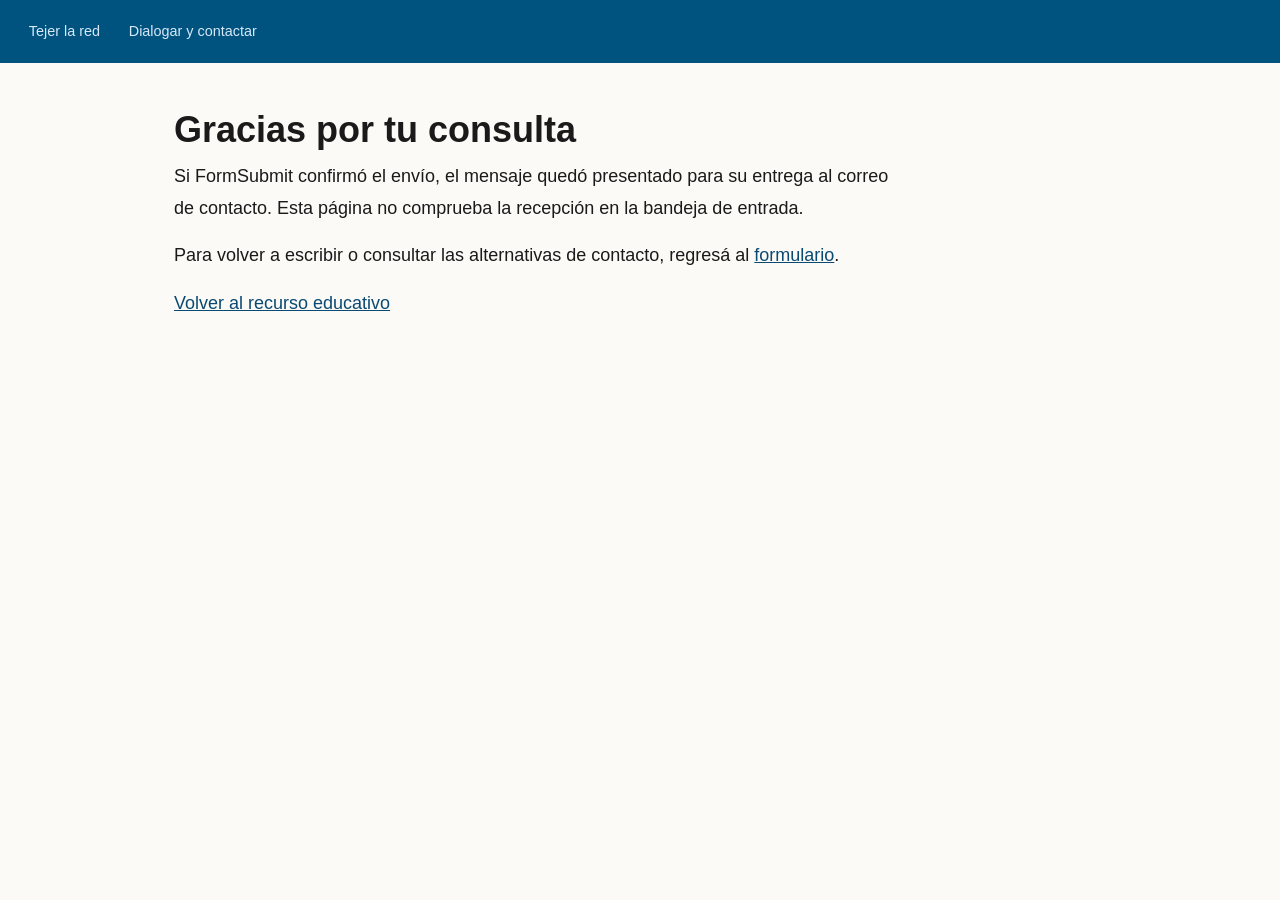
<file: comunicacion/gracias.html>
<!DOCTYPE html>
<html lang="es-UY"><head><meta charset="utf-8"><meta name="viewport" content="width=device-width,initial-scale=1"><meta name="robots" content="noindex"><title>Consulta · Tejer la red</title><link rel="stylesheet" href="../estilo.css?v=trama-abierta-1"><link rel="icon" href="../favicon.ico"><script src="../configuracion-comunidad.js" defer></script></head>
<body><a class="skip-link" href="#contenido">Saltar al contenido</a><nav aria-label="Volver al sitio"><a href="../tejer-la-red/">Tejer la red</a><a href="./">Dialogar y contactar</a></nav><main id="contenido"><h1>Gracias por tu consulta</h1><p>Si FormSubmit confirmó el envío, el mensaje quedó presentado para su entrega al correo de contacto. Esta página no comprueba la recepción en la bandeja de entrada.</p><p>Para volver a escribir o consultar las alternativas de contacto, regresá al <a href="./#mensaje">formulario</a>.</p><p><a href="../tejer-la-red/">Volver al recurso educativo</a></p></main></body></html>
</file>
<file: estilo.css>
:root{--azul:#00537F;--cel:#005B8F;--rojo:#B34D00;--verde:#006B4F;--oro:#8A6500;
--gris:#555;--gc:#EFF2F5;--ng:#1A1A1A;--bl:#FBFAF7;--navtx:#D6E9F8;}
*{box-sizing:border-box;margin:0;padding:0}
body{font-family:Arial,Helvetica,sans-serif;color:var(--ng);background:var(--bl);font-size:18px;line-height:1.75}
.sr-only{position:absolute!important;width:1px!important;height:1px!important;padding:0!important;margin:-1px!important;overflow:hidden!important;clip:rect(0,0,0,0)!important;white-space:nowrap!important;border:0!important}
.site-intro{display:none;position:fixed;inset:0;z-index:1000;background:var(--azul);color:#fff;align-items:center;justify-content:center;flex-direction:column;padding:1rem;overflow:hidden}
.intro-pending .site-intro{display:flex}
.intro-active{overflow:hidden}
.site-intro.is-leaving{animation:intro-fade .76s ease forwards;pointer-events:none}
.intro-stage{position:relative;width:min(72vmin,650px);aspect-ratio:1;isolation:isolate;filter:drop-shadow(0 28px 20px rgba(0,22,37,.4))}
.intro-base{position:absolute;inset:0;width:100%;height:100%;object-fit:contain}
.intro-base{z-index:1}
.intro-ring{position:absolute;left:13%;top:9.5%;z-index:3;width:46%;aspect-ratio:1;border-radius:50%;background:conic-gradient(#D85A8B,#E59028,#F0CF79,#2A8077,#4FA7B8,#73527E,#D85A8B);-webkit-mask:radial-gradient(farthest-side,transparent calc(100% - 15px),#000 calc(100% - 14px));mask:radial-gradient(farthest-side,transparent calc(100% - 15px),#000 calc(100% - 14px));filter:drop-shadow(0 5px 5px rgba(0,22,37,.34));mix-blend-mode:screen;animation:intro-spin 5.2s linear infinite}
.intro-bird-art{position:absolute;inset:0;z-index:5;width:100%;height:100%;object-fit:contain;opacity:0;animation:intro-bird-emerge 1.15s cubic-bezier(.2,.75,.24,1) forwards}
.intro-bird-art.b1{clip-path:ellipse(5.5% 3.8% at 66.5% 67%);transform-origin:66.5% 67%;animation-delay:.35s}
.intro-bird-art.b2{clip-path:ellipse(6.8% 5.2% at 71.3% 62.5%);transform-origin:71.3% 62.5%;animation-delay:.78s}
.intro-bird-art.b3{clip-path:ellipse(7.8% 6.7% at 76.2% 57%);transform-origin:76.2% 57%;animation-delay:1.21s}
.intro-bird-art.b4{clip-path:ellipse(9.4% 8.7% at 79.5% 48%);transform-origin:79.5% 48%;animation-delay:1.64s}
.intro-bird-art.b5{clip-path:ellipse(11.5% 9.7% at 80.8% 34.5%);transform-origin:80.8% 34.5%;animation-delay:2.07s}
.intro-bird-art.b6{clip-path:ellipse(13.7% 12.4% at 81% 19.5%);transform-origin:81% 19.5%;animation-delay:2.5s}
.intro-name{position:relative;z-index:7;margin:.25rem 0 .75rem;color:#fff;font-size:clamp(1.1rem,2.3vw,1.55rem);font-weight:700;letter-spacing:.02em;text-align:center;animation:intro-name 1s ease 2.8s both}
#intro-skip{position:relative;z-index:7;border:2px solid #fff;border-radius:999px;background:rgba(0,31,52,.35);color:#fff;font:inherit;font-weight:700;min-height:46px;padding:.45rem 1.2rem;cursor:pointer}
#intro-skip:hover,#intro-skip:focus-visible{background:#fff;color:var(--azul);outline:3px solid #D39A0A;outline-offset:3px}
@keyframes intro-spin{to{transform:rotate(360deg)}}
@keyframes intro-bird-emerge{0%{opacity:0;transform:translate(-18px,18px) scale(.28)}55%{opacity:1}100%{opacity:1;transform:translate(0,0) scale(1)}}
@keyframes intro-name{from{opacity:0;transform:translateY(12px)}to{opacity:1;transform:translateY(0)}}
@keyframes intro-fade{to{opacity:0;visibility:hidden}}
.skip-link{position:absolute;left:-999px;background:#fff;color:var(--azul);padding:.6rem 1rem;z-index:200}
.skip-link:focus{left:.5rem;top:.5rem}
a{color:#0A4A72}
nav{background:var(--azul);position:sticky;top:0;z-index:100;padding:.6rem 1.5rem;display:flex;align-items:center;gap:1.2rem;flex-wrap:wrap}
nav a{color:var(--navtx);text-decoration:none;font-size:.9rem;min-height:44px;display:inline-flex;align-items:center;padding:.2rem .3rem}
nav a:hover,nav a:focus{color:#fff}
nav .brand{color:#fff;font-weight:bold;margin-right:auto}
.hero{background:var(--azul);color:#fff;padding:2.6rem 2rem;position:relative;overflow:hidden;isolation:isolate}
.hero-inner{max-width:1180px;margin:0 auto;display:grid;grid-template-columns:minmax(0,1fr) clamp(250px,29vw,390px);align-items:center;gap:clamp(1.5rem,4vw,4rem)}
.hero-copy{position:relative;z-index:2}
.hero h1{font-size:2.5rem;margin-bottom:.6rem;max-width:22ch}
.hero p{color:var(--navtx);max-width:62ch}
.hero-mark{position:relative;z-index:1;width:100%;justify-self:end;transform-style:preserve-3d}
.hero-mark::after{content:"";position:absolute;z-index:-1;left:18%;right:9%;bottom:4%;height:13%;border-radius:50%;background:rgba(0,20,36,.45);filter:blur(14px);transform:perspective(500px) rotateX(66deg) translateY(12px)}
.hero-emblem{display:block;width:100%;height:auto;filter:drop-shadow(0 22px 13px rgba(0,20,36,.48)) drop-shadow(0 4px 2px rgba(255,255,255,.16));transform:perspective(800px) rotateY(-8deg) rotateZ(1.2deg);transform-origin:50% 60%;animation:emblem-float 5.5s ease-in-out infinite}
.hero-mark:hover .hero-emblem{transform:perspective(800px) rotateY(-3deg) rotateZ(-.5deg) translateY(-5px)}
@keyframes emblem-float{50%{transform:perspective(800px) rotateY(-5deg) rotateZ(-.7deg) translateY(-7px)}}
main{max-width:980px;margin:0 auto;padding:2.2rem 1.5rem 3rem}
section{margin-bottom:2.6rem}
h2{font-size:1.5rem;color:var(--azul);border-left:5px solid var(--azul);padding-left:.9rem;margin-bottom:1rem}
h3{font-size:1.1rem;color:var(--cel);margin:1.2rem 0 .5rem}
p{margin-bottom:1rem;max-width:72ch}
.cards{display:grid;grid-template-columns:repeat(auto-fit,minmax(270px,1fr));gap:1.2rem;margin-top:1.2rem}
.card{background:var(--gc);border-radius:10px;padding:1.2rem;border-top:5px solid var(--azul)}
.card.verde{border-top-color:var(--verde)}
.card.oro{border-top-color:var(--oro)}
.card h3{margin-top:0;color:var(--ng);font-size:1.15rem}
.card .estado{display:inline-block;background:#fff;border:1px solid var(--gris);border-radius:20px;font-size:.78rem;padding:.15rem .7rem;margin-bottom:.5rem}
.card a.ir{display:inline-block;margin-top:.6rem;background:var(--azul);color:#fff;text-decoration:none;border-radius:7px;padding:.55rem .9rem;min-height:44px;font-weight:700}
.aviso{background:#FAF6EC;border-left:5px solid var(--oro);border-radius:0 8px 8px 0;padding:.9rem 1rem;margin:1.2rem 0}
.aviso p{margin:0}
ul.lista{margin:0 0 1rem 1.2rem}
ul.lista li{margin-bottom:.45rem}
footer{background:var(--azul);color:#fff;padding:1.6rem;text-align:center;font-size:.9rem}
footer a{color:var(--navtx)}
@media(max-width:720px){.hero{padding:2.2rem 1rem 1.25rem}.hero-inner{grid-template-columns:1fr;gap:.55rem}.hero h1{font-size:1.9rem}.hero-mark{width:min(74vw,285px);margin-top:.2rem}.hero-mark::after{bottom:1%}main{padding:1.5rem 1rem 2.5rem}}
@media(max-width:720px){.intro-stage{width:min(91vw,520px)}.intro-name{margin-top:.1rem}#intro-skip{font-size:.95rem}}
@media(prefers-reduced-motion:reduce){.intro-ring{display:none}.intro-bird-art{animation:none;opacity:1}.intro-name{animation:none}.site-intro.is-leaving{animation-duration:.2s}.hero-emblem{animation:none}.hero-mark:hover .hero-emblem{transform:perspective(800px) rotateY(-8deg) rotateZ(1.2deg)}}
@media(prefers-contrast:more){body{background:#fff}}
</file>
<file: comunidad.css>
/* Controles comunes del espacio de comunicación y del permiso de visitas. */
[hidden]{display:none!important}
.community-actions{display:flex;flex-wrap:wrap;align-items:center;gap:.7rem;margin:1rem 0}
.community-button{display:inline-block;border:2px solid #00577A;border-radius:6px;padding:.6rem 1rem;min-height:44px;background:#00577A;color:#fff;font:inherit;font-weight:700;text-decoration:none;cursor:pointer}
.community-button.secondary{background:#fff;color:#00577A}
.community-button:disabled{opacity:.6;cursor:default}
.community-button:focus-visible,.community-form input:focus-visible,.community-form textarea:focus-visible,.community-form select:focus-visible{outline:3px solid #D39A0A;outline-offset:3px}
.community-form{max-width:720px}
.community-form .field{margin:1.1rem 0}
.community-form label{display:block;font-weight:700;margin-bottom:.35rem}
.community-form input:not([type=checkbox]),.community-form textarea,.community-form select{display:block;width:100%;max-width:100%;border:2px solid #526670;border-radius:4px;background:#fff;color:#1A1A1A;font:inherit;padding:.65rem}
.community-form textarea{min-height:180px;resize:vertical}
.community-form .consent{display:flex;align-items:flex-start;gap:.6rem;font-weight:400}
.community-form input[type=checkbox]{width:22px;height:22px;flex:0 0 22px;margin-top:.25rem;accent-color:#00577A}
.community-help{font-size:.95rem;margin:.3rem 0 1rem}
.community-status{min-height:1.5em}
.chat-frame{width:100%;height:min(72vh,640px);min-height:400px;border:2px solid #526670;border-radius:5px;background:#fff}
.stats-panel{font:inherit;margin-top:1rem;padding-top:.8rem;border-top:1px solid currentColor}
.stats-panel p{margin:.4rem auto;max-width:72ch}
.stats-panel .community-actions{justify-content:center}
.stats-panel .community-button{background:#fff;color:#00577A;border-color:#fff;font-size:.95rem}
@media(max-width:600px){.chat-frame{height:72vh;min-height:440px}.community-actions{align-items:stretch}.community-actions .community-button{max-width:100%}.community-form input,.community-form textarea,.community-form select{font-size:1rem}}
@media print{.stats-panel,.community-actions,.community-form,.chat-frame{display:none!important}}
</file>
